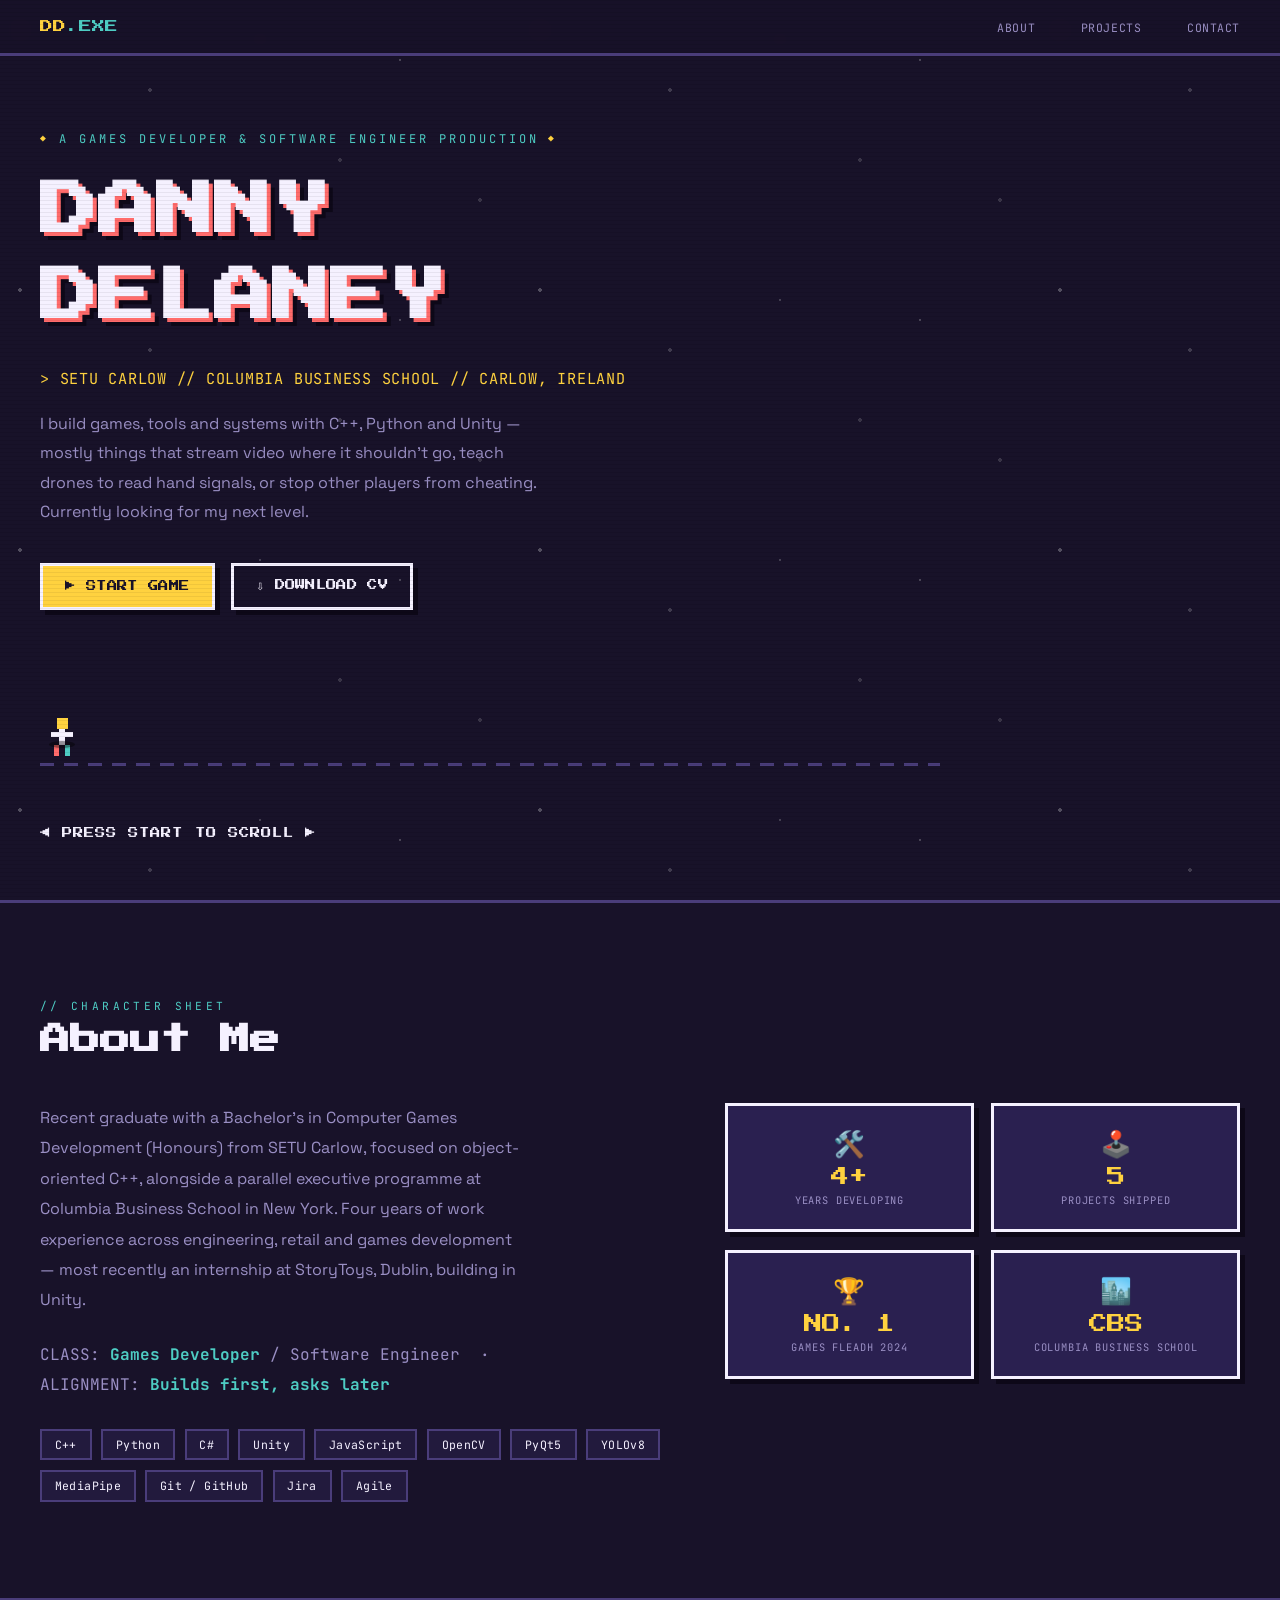
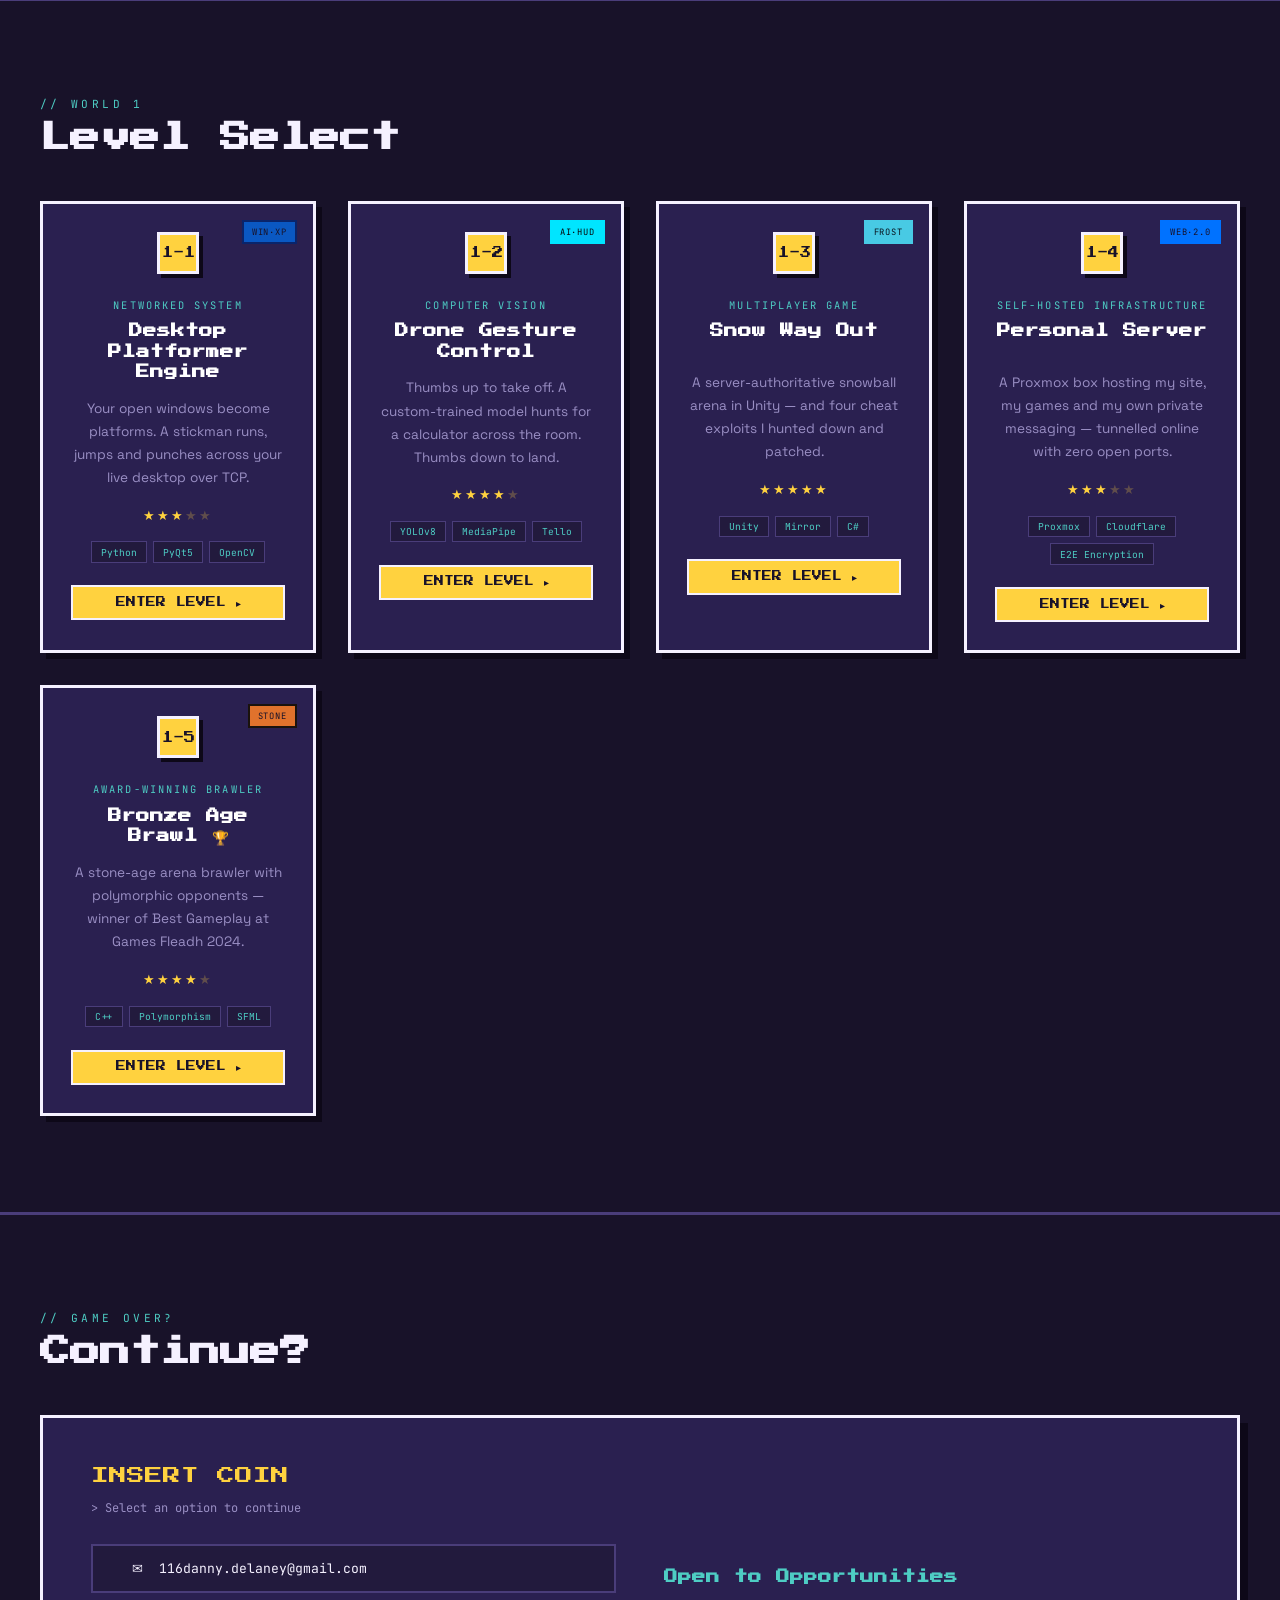
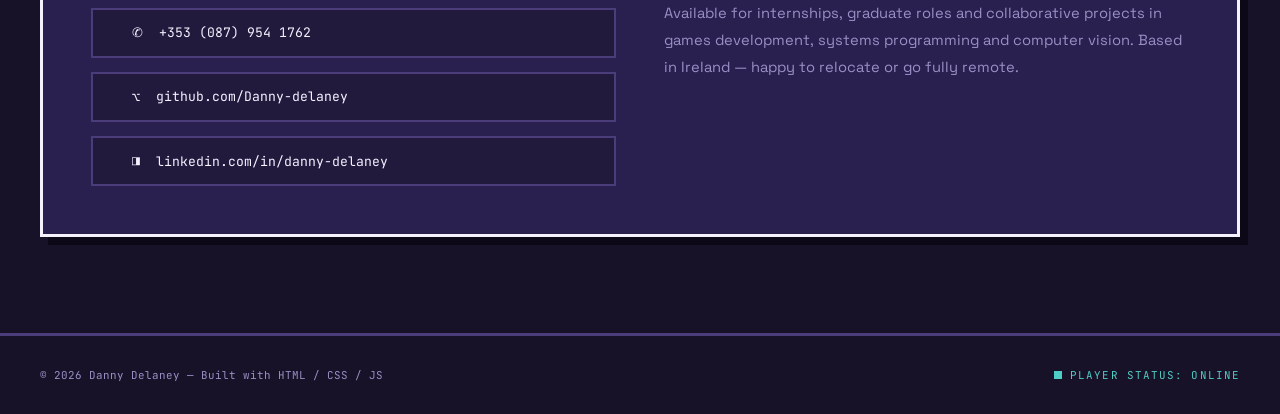
<file: docs/index.html>
<!DOCTYPE html>
<html lang="en">
<head>
<meta charset="UTF-8" />
<meta name="viewport" content="width=device-width, initial-scale=1.0"/>
<title>Danny Delaney — Portfolio</title>
<link href="https://fonts.googleapis.com/css2?family=Press+Start+2P&family=Space+Grotesk:wght@400;500;600;700&family=JetBrains+Mono:wght@400;600&display=swap" rel="stylesheet"/>
<style>
  :root{
    --bg:#181229;
    --bg2:#221a3d;
    --panel:#2a2050;
    --ink:#f5f1ff;
    --dim:#9a8fc4;
    --sun:#ffd23f;
    --coral:#ff6b6b;
    --mint:#4ecdc4;
    --border:#4a3d7a;
    --shadow:#0d0818;
    --floor:#382d5e;
  }
  *,*::before,*::after{box-sizing:border-box;margin:0;padding:0;}
  html{scroll-behavior:smooth;}
  body{
    background:var(--bg);
    color:var(--ink);
    font-family:'Space Grotesk',sans-serif;
    overflow-x:hidden;
  }
  /* faint scanlines for arcade-screen texture, kept subtle */
  body::before{
    content:'';position:fixed;inset:0;pointer-events:none;z-index:9999;
    background:repeating-linear-gradient(0deg,transparent,transparent 3px,rgba(0,0,0,0.06) 3px,rgba(0,0,0,0.06) 4px);
  }
  .pixel{font-family:'Press Start 2P',monospace;}
  .mono{font-family:'JetBrains Mono',monospace;}

  a{color:inherit;}
  img,svg{image-rendering:pixelated;image-rendering:crisp-edges;}

  /* ── PIXEL PANEL / BUTTON SYSTEM ── */
  .pixel-box{
    background:var(--panel);
    border:3px solid var(--ink);
    box-shadow:6px 6px 0 0 var(--shadow);
  }
  .pixel-btn{
    display:inline-flex;align-items:center;gap:.6rem;
    font-family:'Press Start 2P',monospace;
    font-size:.65rem;
    letter-spacing:.03em;
    color:var(--bg);
    background:var(--sun);
    border:3px solid var(--ink);
    box-shadow:5px 5px 0 0 var(--shadow);
    padding:.9rem 1.4rem;
    text-decoration:none;
    cursor:pointer;
    transition:transform .08s ease;
  }
  .pixel-btn:active,.pixel-btn:hover{
    transform:translate(3px,3px);
    box-shadow:2px 2px 0 0 var(--shadow);
  }
  .pixel-btn.ghost{background:transparent;color:var(--ink);}
  .pixel-btn.mint{background:var(--mint);}

  /* ── NAV ── */
  nav{
    position:fixed;top:0;left:0;right:0;z-index:100;
    display:flex;justify-content:space-between;align-items:center;
    padding:1rem 2.5rem;
    background:rgba(24,18,41,0.92);
    border-bottom:3px solid var(--border);
    backdrop-filter:blur(6px);
  }
  .nav-logo{
    font-family:'Press Start 2P',monospace;
    font-size:.8rem;color:var(--sun);text-decoration:none;
  }
  .nav-logo span{color:var(--mint);}
  .nav-links{display:flex;gap:1.75rem;list-style:none;}
  .nav-links a{
    font-family:'JetBrains Mono',monospace;
    font-size:.72rem;letter-spacing:.05em;text-transform:uppercase;
    color:var(--dim);text-decoration:none;
    position:relative;padding-left:1.1rem;
    transition:color .15s;
  }
  .nav-links a::before{content:'▸';position:absolute;left:0;opacity:0;transition:opacity .15s;color:var(--sun);}
  .nav-links a:hover{color:var(--ink);}
  .nav-links a:hover::before{opacity:1;}

  /* ── HERO / TITLE SCREEN ── */
  #hero{
    position:relative;min-height:100vh;
    display:flex;flex-direction:column;justify-content:center;
    padding:6rem 2.5rem 2rem;
    overflow:hidden;
  }
  .starfield{
    position:absolute;inset:0;z-index:0;
    background-image:
      radial-gradient(2px 2px at 20px 30px, rgba(255,255,255,.5) 100%, transparent),
      radial-gradient(2px 2px at 150px 90px, rgba(255,255,255,.35) 100%, transparent),
      radial-gradient(1.5px 1.5px at 260px 40px, rgba(255,255,255,.4) 100%, transparent),
      radial-gradient(2px 2px at 340px 160px, rgba(255,255,255,.3) 100%, transparent),
      radial-gradient(1.5px 1.5px at 400px 60px, rgba(255,255,255,.45) 100%, transparent),
      radial-gradient(2px 2px at 480px 200px, rgba(255,255,255,.3) 100%, transparent);
    background-repeat:repeat;background-size:520px 260px;
    opacity:.5;
  }
  .hero-inner{position:relative;z-index:1;max-width:900px;}
  .eyebrow{
    font-family:'JetBrains Mono',monospace;
    font-size:.75rem;color:var(--mint);letter-spacing:.25em;text-transform:uppercase;
    margin-bottom:1.25rem;
    display:inline-flex;align-items:center;gap:.6rem;
  }
  .eyebrow::before,.eyebrow::after{content:'◆';color:var(--sun);font-size:.6rem;}

  .hero-title{
    font-family:'Press Start 2P',monospace;
    font-size:clamp(1.7rem,6.2vw,3.6rem);
    line-height:1.5;
    color:var(--ink);
    text-shadow:4px 4px 0 var(--coral), 8px 8px 0 var(--shadow);
  }
  .hero-sub{
    margin-top:1.75rem;
    font-family:'JetBrains Mono',monospace;
    font-size:clamp(.8rem,1.6vw,.95rem);
    color:var(--sun);letter-spacing:.05em;
  }
  .hero-bio{
    max-width:520px;font-size:1rem;color:var(--dim);
    line-height:1.85;margin-top:1.25rem;
  }
  .hero-cta{display:flex;gap:1rem;margin-top:2.25rem;flex-wrap:wrap;}

  /* sprite + ground */
  .sprite-stage{
    position:relative;height:130px;margin-top:3rem;
  }
  .ground-line{
    position:absolute;left:0;right:0;bottom:22px;height:3px;
    background-image:repeating-linear-gradient(90deg,var(--border) 0 14px, transparent 14px 24px);
  }
  .sprite{
    position:absolute;bottom:24px;left:0;
    animation:walk 7s linear infinite;
  }
  .sprite svg{width:44px;height:44px;animation:hop .45s steps(2) infinite;}
  .sprite-shadow{
    position:absolute;bottom:16px;width:26px;height:7px;left:9px;
    background:rgba(0,0,0,.4);border-radius:50%;
    animation:shadowsquash .45s steps(2) infinite;
  }
  @keyframes walk{
    0%{left:0;}
    45%{left:calc(100% - 44px);}
    50%{left:calc(100% - 44px);transform:scaleX(-1);}
    95%{left:0;transform:scaleX(-1);}
    100%{left:0;transform:scaleX(1);}
  }
  @keyframes hop{
    0%{transform:translateY(0);}
    100%{transform:translateY(-6px);}
  }
  @keyframes shadowsquash{
    0%{transform:scaleX(1);opacity:.4;}
    100%{transform:scaleX(.7);opacity:.25;}
  }

  .press-start{
    margin-top:2.5rem;
    font-family:'Press Start 2P',monospace;
    font-size:.65rem;color:var(--ink);letter-spacing:.1em;
    display:flex;align-items:center;gap:.6rem;
    animation:blink 1.1s steps(1) infinite;
  }
  @keyframes blink{50%{opacity:0;}}

  /* ── SECTION SHARED ── */
  section{position:relative;padding:6rem 2.5rem;}
  .section-eyebrow{
    font-family:'JetBrains Mono',monospace;font-size:.7rem;
    letter-spacing:.3em;text-transform:uppercase;color:var(--mint);
    margin-bottom:.75rem;
  }
  .section-eyebrow::before{content:'// ';}
  .section-title{
    font-family:'Press Start 2P',monospace;
    font-size:clamp(1.2rem,3.4vw,1.9rem);
    color:var(--ink);margin-bottom:3rem;
  }

  /* ── ABOUT / CHARACTER SHEET ── */
  #about{border-top:3px solid var(--border);}
  .about-grid{display:grid;grid-template-columns:1.1fr .9fr;gap:3.5rem;align-items:start;}
  .about-text p{font-size:1rem;color:var(--dim);line-height:1.9;max-width:480px;}
  .class-line{
    margin-top:1.5rem;font-family:'JetBrains Mono',monospace;font-size:.85rem;color:var(--sun);
  }
  .class-line b{color:var(--mint);}
  .skill-list{display:flex;flex-wrap:wrap;gap:.6rem;margin-top:1.75rem;}
  .skill-tag{
    font-family:'JetBrains Mono',monospace;font-size:.72rem;
    padding:.4rem .8rem;background:var(--bg2);
    border:2px solid var(--border);color:var(--ink);letter-spacing:.03em;
    transition:border-color .15s,color .15s;
  }
  .skill-tag:hover{border-color:var(--sun);color:var(--sun);}

  .badge-grid{display:grid;grid-template-columns:1fr 1fr;gap:1.1rem;}
  .badge{
    background:var(--panel);border:3px solid var(--ink);
    box-shadow:5px 5px 0 0 var(--shadow);
    padding:1.4rem 1.1rem;text-align:center;
  }
  .badge-icon{font-size:1.6rem;margin-bottom:.5rem;}
  .badge-num{font-family:'Press Start 2P',monospace;font-size:1.15rem;color:var(--sun);}
  .badge-label{
    font-family:'JetBrains Mono',monospace;font-size:.65rem;color:var(--dim);
    letter-spacing:.08em;text-transform:uppercase;margin-top:.4rem;
  }

  /* ── PROJECTS / LEVEL SELECT ── */
  #projects{border-top:3px solid var(--border);}
  .level-map{position:relative;}
  .levels-row{
    position:relative;z-index:1;
    display:grid;grid-template-columns:repeat(auto-fit,minmax(250px,1fr));gap:2rem;
  }
  .level-card{
    display:block;text-decoration:none;color:inherit;
    background:var(--panel);border:3px solid var(--ink);
    box-shadow:6px 6px 0 0 var(--shadow);
    padding:1.75rem;position:relative;
    transition:transform .12s ease, box-shadow .12s ease;
  }
  .level-card:hover{
    transform:translate(-3px,-3px);
    box-shadow:9px 9px 0 0 var(--shadow);
  }
  .world-chip{
    position:absolute;top:1rem;right:1rem;
    font-family:'JetBrains Mono',monospace;font-size:.55rem;letter-spacing:.1em;
    color:var(--bg);padding:.25rem .5rem;border:2px solid var(--ink);text-transform:uppercase;
  }
  .level-node{
    width:42px;height:42px;border:3px solid var(--ink);background:var(--sun);
    display:flex;align-items:center;justify-content:center;
    font-family:'Press Start 2P',monospace;font-size:.7rem;color:var(--bg);
    margin:0 auto 1.5rem;box-shadow:4px 4px 0 0 var(--shadow);
  }
  .level-tag{
    font-family:'JetBrains Mono',monospace;font-size:.65rem;color:var(--mint);
    letter-spacing:.2em;text-transform:uppercase;margin-bottom:.6rem;text-align:center;
  }
  .level-title{
    font-family:'Press Start 2P',monospace;font-size:.85rem;color:#fff;
    line-height:1.5;text-align:center;margin-bottom:.9rem;min-height:2.6em;
  }
  .level-desc{font-size:.85rem;color:var(--dim);line-height:1.7;margin-bottom:1.1rem;text-align:center;}
  .level-stars{text-align:center;color:var(--sun);letter-spacing:.15em;margin-bottom:1.1rem;font-size:.8rem;}
  .level-stars span{opacity:.25;}
  .level-tags{display:flex;flex-wrap:wrap;gap:.4rem;justify-content:center;margin-bottom:1.4rem;}
  .level-tags .tag{
    font-family:'JetBrains Mono',monospace;font-size:.6rem;
    padding:.2rem .55rem;background:var(--bg2);border:1.5px solid var(--border);color:var(--mint);
  }
  .level-enter{
    font-family:'Press Start 2P',monospace;font-size:.62rem;color:var(--bg);
    background:var(--sun);border:2px solid var(--ink);
    padding:.6rem;text-align:center;display:flex;align-items:center;justify-content:center;gap:.5rem;
  }
  .level-card:hover .level-enter{background:var(--coral);}

  /* ── CONTACT / CONTINUE SCREEN ── */
  #contact{border-top:3px solid var(--border);}
  .continue-panel{
    background:var(--panel);border:3px solid var(--ink);box-shadow:8px 8px 0 0 var(--shadow);
    padding:3rem;display:grid;grid-template-columns:1fr 1fr;gap:3rem;align-items:center;
  }
  .continue-title{
    font-family:'Press Start 2P',monospace;font-size:1.1rem;color:var(--sun);margin-bottom:1rem;
  }
  .continue-sub{font-family:'JetBrains Mono',monospace;font-size:.75rem;color:var(--dim);margin-bottom:1.75rem;}
  .contact-links{display:flex;flex-direction:column;gap:.9rem;}
  .contact-item{
    display:flex;align-items:center;gap:.9rem;text-decoration:none;color:var(--ink);
    font-family:'JetBrains Mono',monospace;font-size:.82rem;
    padding:.9rem 1.1rem;border:2px solid var(--border);background:var(--bg2);
    transition:border-color .15s, transform .1s;
  }
  .contact-item::before{content:'▶';color:var(--mint);opacity:0;transition:opacity .15s;font-size:.7rem;}
  .contact-item:hover{border-color:var(--sun);transform:translateX(3px);}
  .contact-item:hover::before{opacity:1;}
  .contact-right p{font-size:.92rem;color:var(--dim);line-height:1.85;}
  .contact-right strong{
    display:block;font-family:'Press Start 2P',monospace;font-size:.85rem;color:var(--mint);margin-bottom:1rem;
  }

  /* ── FOOTER ── */
  footer{
    padding:2rem 2.5rem;display:flex;justify-content:space-between;align-items:center;
    border-top:3px solid var(--border);flex-wrap:wrap;gap:1rem;
  }
  .footer-copy{font-family:'JetBrains Mono',monospace;font-size:.68rem;color:var(--dim);}
  .status-dot{
    display:flex;align-items:center;gap:.5rem;
    font-family:'JetBrains Mono',monospace;font-size:.68rem;color:var(--mint);letter-spacing:.1em;
  }
  .status-dot::before{
    content:'';width:8px;height:8px;background:var(--mint);
    animation:pulse 1.4s steps(2) infinite;
  }
  @keyframes pulse{50%{opacity:.2;}}

  @media (max-width:900px){
    .about-grid{grid-template-columns:1fr;gap:2.5rem;}
    .levels-row{grid-template-columns:1fr;}
    .continue-panel{grid-template-columns:1fr;padding:2rem;}
  }
  @media (max-width:640px){
    nav{padding:1rem 1.25rem;}
    .nav-links{gap:1rem;}
    #hero{padding:6rem 1.25rem 2rem;}
    section{padding:4rem 1.25rem;}
    .badge-grid{grid-template-columns:1fr 1fr;}
    .hero-title{text-shadow:2px 2px 0 var(--coral), 4px 4px 0 var(--shadow);}
  }
</style>
</head>
<body>

<nav>
  <a href="#hero" class="nav-logo">DD<span>.EXE</span></a>
  <ul class="nav-links">
    <li><a href="#about">About</a></li>
    <li><a href="#projects">Projects</a></li>
    <li><a href="#contact">Contact</a></li>
  </ul>
</nav>

<!-- HERO / TITLE SCREEN -->
<section id="hero">
  <div class="starfield"></div>
  <div class="hero-inner">
    <p class="eyebrow">A Games Developer &amp; Software Engineer Production</p>
    <h1 class="hero-title">DANNY<br/>DELANEY</h1>
    <p class="hero-sub">&gt; SETU CARLOW // COLUMBIA BUSINESS SCHOOL // CARLOW, IRELAND</p>
    <p class="hero-bio">
      I build games, tools and systems with C++, Python and Unity — mostly things
      that stream video where it shouldn't go, teach drones to read hand signals,
      or stop other players from cheating. Currently looking for my next level.
    </p>
    <div class="hero-cta">
      <a href="#projects" class="pixel-btn">▶ START GAME</a>
      <a href="Danny-cv 110424.pdf" download class="pixel-btn ghost">⇩ DOWNLOAD CV</a>
    </div>

    <div class="sprite-stage">
      <div class="ground-line"></div>
      <div class="sprite">
        <div class="sprite-shadow"></div>
        <svg viewBox="0 0 16 16" shape-rendering="crispEdges" xmlns="http://www.w3.org/2000/svg">
          <rect x="6" y="1" width="4" height="4" fill="#ffd23f"/>
          <rect x="7" y="5" width="2" height="6" fill="#f5f1ff"/>
          <rect x="4" y="6" width="3" height="2" fill="#f5f1ff"/>
          <rect x="9" y="6" width="3" height="2" fill="#f5f1ff"/>
          <rect x="5" y="11" width="2" height="4" fill="#ff6b6b"/>
          <rect x="9" y="11" width="2" height="4" fill="#4ecdc4"/>
        </svg>
      </div>
    </div>

    <p class="press-start">◀ PRESS START TO SCROLL ▶</p>
  </div>
</section>

<!-- ABOUT / CHARACTER SHEET -->
<section id="about">
  <p class="section-eyebrow">Character Sheet</p>
  <h2 class="section-title">About Me</h2>
  <div class="about-grid">
    <div class="about-text">
      <p>
        Recent graduate with a Bachelor's in Computer Games Development (Honours) from
        SETU Carlow, focused on object-oriented C++, alongside a parallel executive
        programme at Columbia Business School in New York. Four years of work experience
        across engineering, retail and games development — most recently an internship
        at StoryToys, Dublin, building in Unity.
      </p>
      <p class="class-line">CLASS: <b>Games Developer</b> / Software Engineer &nbsp;·&nbsp; ALIGNMENT: <b>Builds first, asks later</b></p>
      <div class="skill-list">
        <span class="skill-tag">C++</span>
        <span class="skill-tag">Python</span>
        <span class="skill-tag">C#</span>
        <span class="skill-tag">Unity</span>
        <span class="skill-tag">JavaScript</span>
        <span class="skill-tag">OpenCV</span>
        <span class="skill-tag">PyQt5</span>
        <span class="skill-tag">YOLOv8</span>
        <span class="skill-tag">MediaPipe</span>
        <span class="skill-tag">Git / GitHub</span>
        <span class="skill-tag">Jira</span>
        <span class="skill-tag">Agile</span>
      </div>
    </div>
    <div class="badge-grid">
      <div class="badge">
        <div class="badge-icon">🛠️</div>
        <div class="badge-num">4+</div>
        <div class="badge-label">Years Developing</div>
      </div>
      <div class="badge">
        <div class="badge-icon">🕹️</div>
        <div class="badge-num">5</div>
        <div class="badge-label">Projects Shipped</div>
      </div>
      <div class="badge">
        <div class="badge-icon">🏆</div>
        <div class="badge-num">NO. 1</div>
        <div class="badge-label">Games Fleadh 2024</div>
      </div>
      <div class="badge">
        <div class="badge-icon">🏙️</div>
        <div class="badge-num">CBS</div>
        <div class="badge-label">Columbia Business School</div>
      </div>
    </div>
  </div>
</section>

<!-- PROJECTS / LEVEL SELECT -->
<section id="projects">
  <p class="section-eyebrow">World 1</p>
  <h2 class="section-title">Level Select</h2>

  <div class="level-map">
    <div class="levels-row">

      <a href="project1.html" class="level-card">
        <div class="world-chip" style="background:#0A58C2;border-color:#0A246A;">WIN·XP</div>
        <div class="level-node">1-1</div>
        <p class="level-tag">Networked System</p>
        <h3 class="level-title">Desktop Platformer Engine</h3>
        <p class="level-desc">Your open windows become platforms. A stickman runs, jumps and punches across your live desktop over TCP.</p>
        <p class="level-stars">★★★<span>★★</span></p>
        <div class="level-tags">
          <span class="tag">Python</span><span class="tag">PyQt5</span><span class="tag">OpenCV</span>
        </div>
        <div class="level-enter">ENTER LEVEL ▸</div>
      </a>

      <a href="project2.html" class="level-card">
        <div class="world-chip" style="background:#00e5ff;color:#07090b;border-color:#00e5ff;">AI·HUD</div>
        <div class="level-node">1-2</div>
        <p class="level-tag">Computer Vision</p>
        <h3 class="level-title">Drone Gesture Control</h3>
        <p class="level-desc">Thumbs up to take off. A custom-trained model hunts for a calculator across the room. Thumbs down to land.</p>
        <p class="level-stars">★★★★<span>★</span></p>
        <div class="level-tags">
          <span class="tag">YOLOv8</span><span class="tag">MediaPipe</span><span class="tag">Tello</span>
        </div>
        <div class="level-enter">ENTER LEVEL ▸</div>
      </a>

      <a href="project3.html" class="level-card">
        <div class="world-chip" style="background:#48cae4;color:#08131f;border-color:#48cae4;">FROST</div>
        <div class="level-node">1-3</div>
        <p class="level-tag">Multiplayer Game</p>
        <h3 class="level-title">Snow Way Out</h3>
        <p class="level-desc">A server-authoritative snowball arena in Unity — and four cheat exploits I hunted down and patched.</p>
        <p class="level-stars">★★★★★</p>
        <div class="level-tags">
          <span class="tag">Unity</span><span class="tag">Mirror</span><span class="tag">C#</span>
        </div>
        <div class="level-enter">ENTER LEVEL ▸</div>
      </a>

      <a href="project4.html" class="level-card">
        <div class="world-chip" style="background:#0072ff;border-color:#0072ff;">WEB·2.0</div>
        <div class="level-node">1-4</div>
        <p class="level-tag">Self-Hosted Infrastructure</p>
        <h3 class="level-title">Personal Server</h3>
        <p class="level-desc">A Proxmox box hosting my site, my games and my own private messaging — tunnelled online with zero open ports.</p>
        <p class="level-stars">★★★<span>★★</span></p>
        <div class="level-tags">
          <span class="tag">Proxmox</span><span class="tag">Cloudflare</span><span class="tag">E2E Encryption</span>
        </div>
        <div class="level-enter">ENTER LEVEL ▸</div>
      </a>

      <a href="project5.html" class="level-card">
        <div class="world-chip" style="background:#e0722c;border-color:#1a120c;">STONE</div>
        <div class="level-node">1-5</div>
        <p class="level-tag">Award-Winning Brawler</p>
        <h3 class="level-title">Bronze Age Brawl 🏆</h3>
        <p class="level-desc">A stone-age arena brawler with polymorphic opponents — winner of Best Gameplay at Games Fleadh 2024.</p>
        <p class="level-stars">★★★★<span>★</span></p>
        <div class="level-tags">
          <span class="tag">C++</span><span class="tag">Polymorphism</span><span class="tag">SFML</span>
        </div>
        <div class="level-enter">ENTER LEVEL ▸</div>
      </a>

    </div>
  </div>
</section>

<!-- CONTACT / CONTINUE -->
<section id="contact">
  <p class="section-eyebrow">Game Over?</p>
  <h2 class="section-title">Continue?</h2>
  <div class="continue-panel">
    <div>
      <p class="continue-title">INSERT COIN</p>
      <p class="continue-sub">&gt; Select an option to continue</p>
      <div class="contact-links">
        <a href="mailto:116danny.delaney@gmail.com" class="contact-item">✉ &nbsp;116danny.delaney@gmail.com</a>
        <a href="tel:+353879541762" class="contact-item">✆ &nbsp;+353 (087) 954 1762</a>
        <a href="https://github.com/Danny-delaney/portfolio" target="_blank" class="contact-item">⌥ &nbsp;github.com/Danny-delaney</a>
        <a href="https://www.linkedin.com/in/danny-delaney-525714344" target="_blank" class="contact-item">◨ &nbsp;linkedin.com/in/danny-delaney</a>
      </div>
    </div>
    <div class="contact-right">
      <strong>Open to Opportunities</strong>
      <p>
        Available for internships, graduate roles and collaborative projects in
        games development, systems programming and computer vision. Based in
        Ireland — happy to relocate or go fully remote.
      </p>
    </div>
  </div>
</section>

<footer>
  <span class="footer-copy">© 2026 Danny Delaney — Built with HTML / CSS / JS</span>
  <span class="status-dot">PLAYER STATUS: ONLINE</span>
</footer>

</body>
</html>
</file>
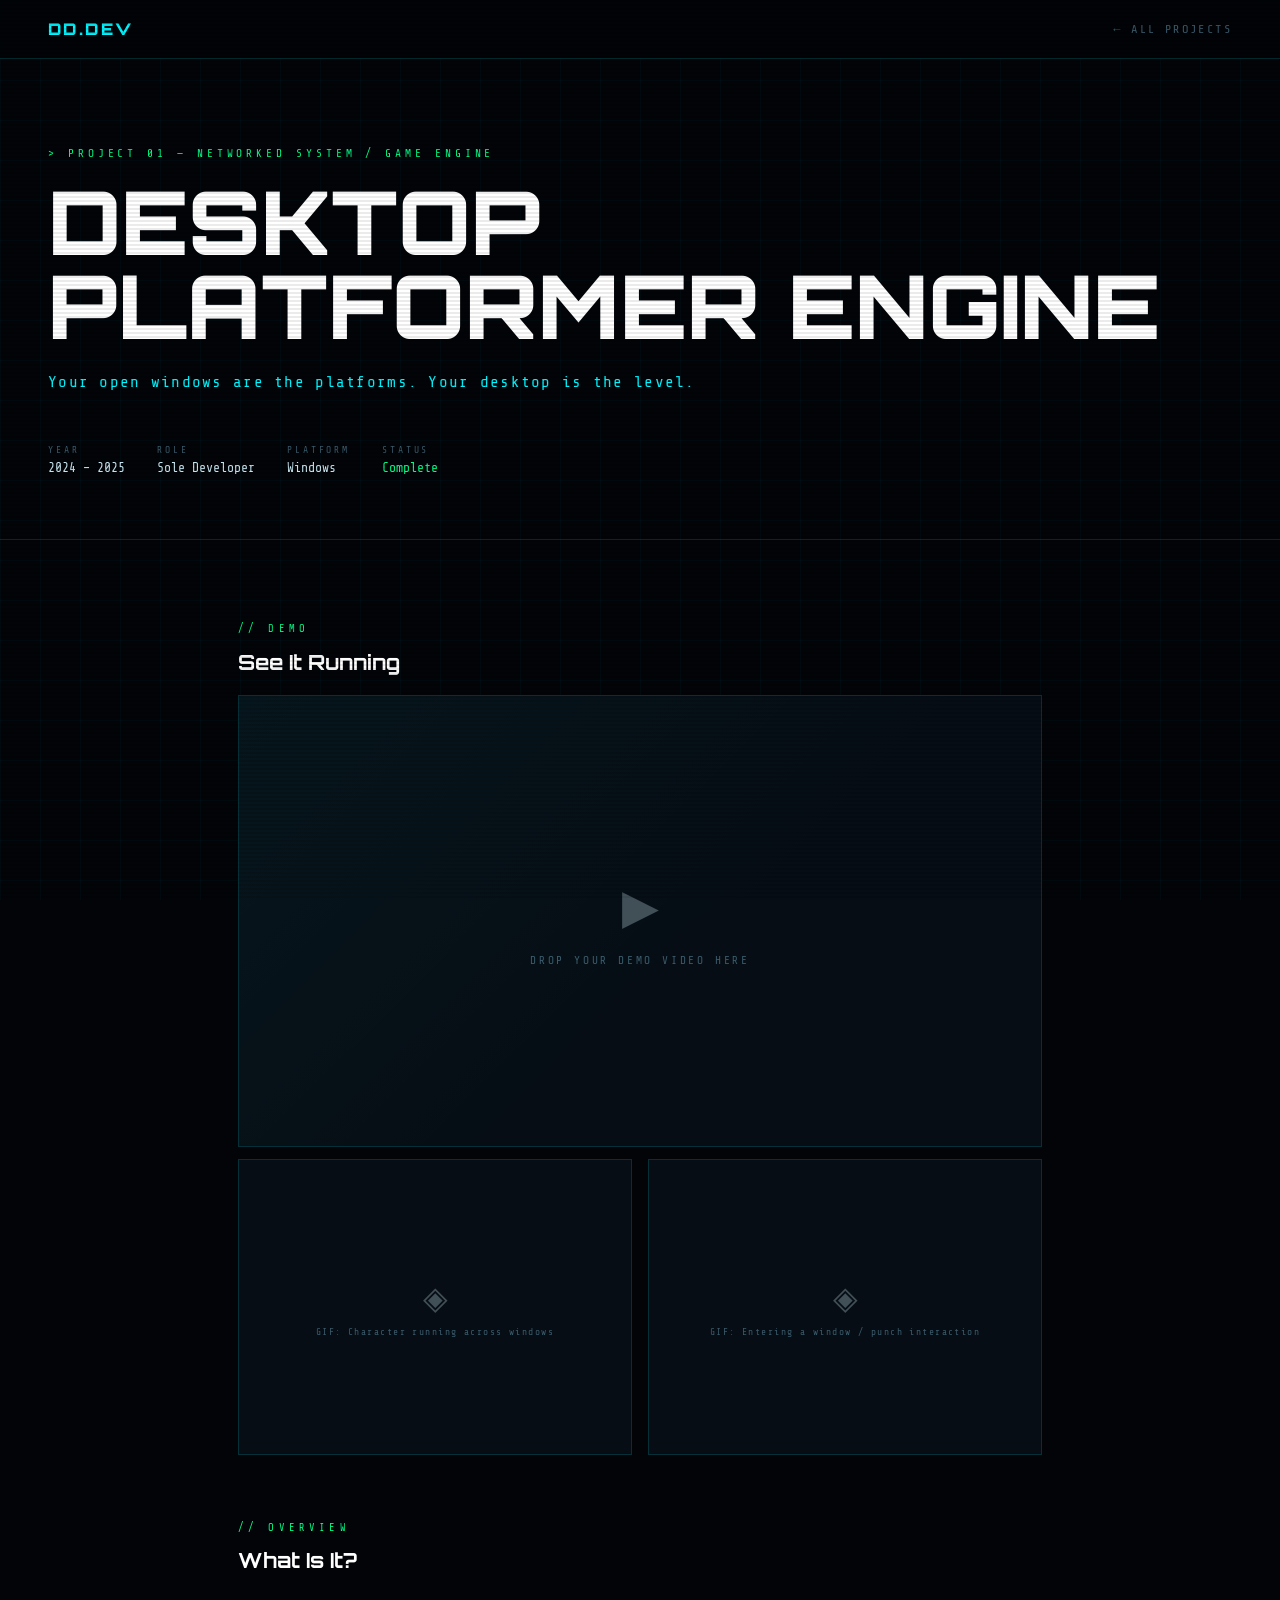
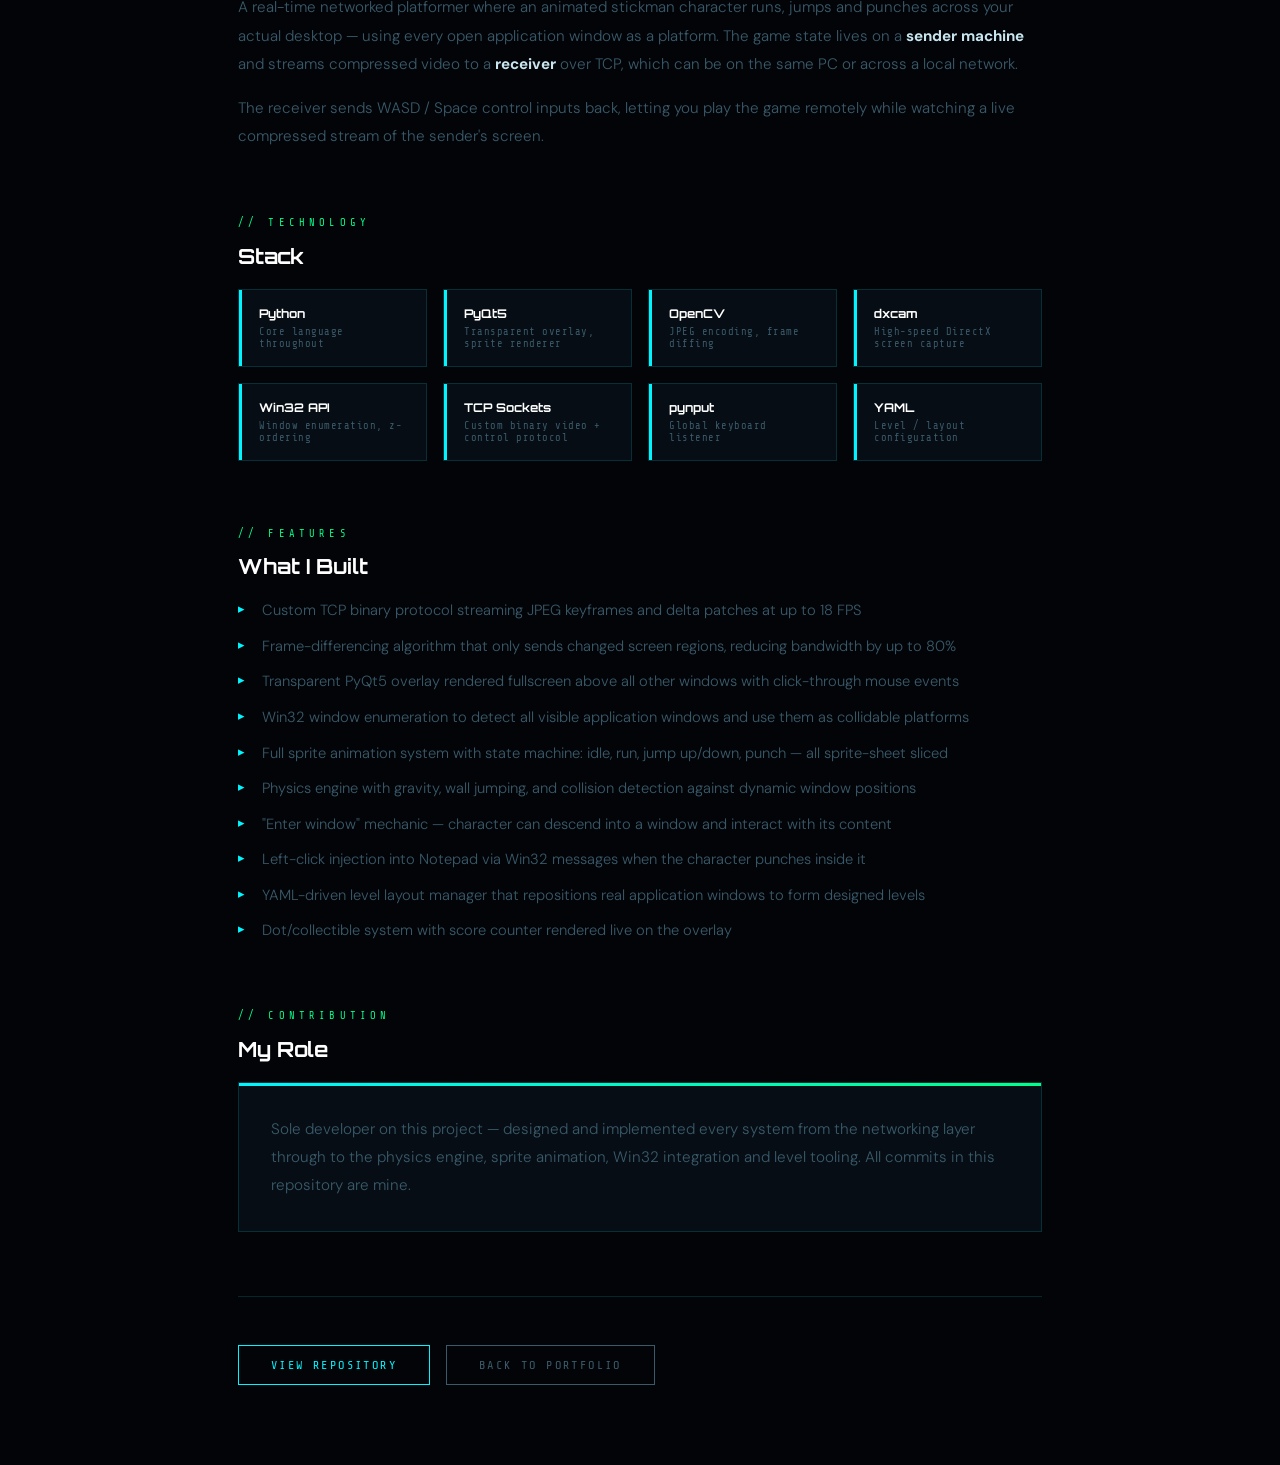
<file: docs/Project-1/index.html>
<!DOCTYPE html>
<html lang="en">
<head>
  <meta charset="UTF-8"/>
  <meta name="viewport" content="width=device-width, initial-scale=1.0"/>
  <title>Desktop Platformer Engine — Danny Delaney</title>
  <link href="https://fonts.googleapis.com/css2?family=Orbitron:wght@400;700;900&family=Share+Tech+Mono&family=DM+Sans:wght@300;400&display=swap" rel="stylesheet"/>
  <style>
    :root {
      --bg: #020408; --surface: #060d14; --cyan: #00f5ff;
      --green: #00ff88; --red: #ff003c; --border: rgba(0,245,255,0.15);
      --text: #c8e6f0; --muted: #3a5a6a;
    }
    *, *::before, *::after { box-sizing: border-box; margin: 0; padding: 0; }
    html { scroll-behavior: smooth; }
    body {
      background: var(--bg); color: var(--text);
      font-family: 'DM Sans', sans-serif; font-weight: 300;
      overflow-x: hidden; cursor: crosshair;
    }
    body::before {
      content: ''; position: fixed; inset: 0;
      background: repeating-linear-gradient(0deg, transparent, transparent 2px, rgba(0,0,0,0.08) 2px, rgba(0,0,0,0.08) 4px);
      pointer-events: none; z-index: 9999;
    }
    body::after {
      content: ''; position: fixed; inset: 0;
      background-image: linear-gradient(rgba(0,245,255,0.03) 1px, transparent 1px), linear-gradient(90deg, rgba(0,245,255,0.03) 1px, transparent 1px);
      background-size: 40px 40px; pointer-events: none; z-index: 0;
    }
    nav {
      position: fixed; top: 0; left: 0; right: 0; z-index: 100;
      display: flex; justify-content: space-between; align-items: center;
      padding: 1.2rem 3rem; border-bottom: 1px solid var(--border);
      background: rgba(2,4,8,0.85); backdrop-filter: blur(12px);
    }
    .nav-logo { font-family: 'Orbitron', monospace; font-weight: 900; font-size: 1rem; color: var(--cyan); letter-spacing: 0.15em; text-decoration: none; }
    .nav-back { font-family: 'Share Tech Mono', monospace; font-size: 0.75rem; color: var(--muted); text-decoration: none; letter-spacing: 0.2em; text-transform: uppercase; transition: color 0.2s; }
    .nav-back:hover { color: var(--cyan); }
    .nav-back::before { content: '← '; }

    /* HERO */
    .proj-hero {
      position: relative; z-index: 1;
      min-height: 60vh; display: flex; flex-direction: column;
      justify-content: flex-end; padding: 8rem 3rem 4rem;
      border-bottom: 1px solid var(--border);
    }
    .proj-num {
      font-family: 'Share Tech Mono', monospace; font-size: 0.7rem;
      color: var(--green); letter-spacing: 0.35em; text-transform: uppercase;
      margin-bottom: 1rem; opacity: 0;
      animation: fadeUp 0.5s 0.2s forwards;
    }
    .proj-num::before { content: '> '; }
    .proj-title {
      font-family: 'Orbitron', monospace; font-weight: 900;
      font-size: clamp(2rem, 7vw, 5.5rem); line-height: 0.95; color: #fff;
      opacity: 0; animation: fadeUp 0.5s 0.35s forwards;
    }
    .proj-tagline {
      font-family: 'Share Tech Mono', monospace; font-size: 1rem;
      color: var(--cyan); margin-top: 1.25rem; letter-spacing: 0.08em;
      opacity: 0; animation: fadeUp 0.5s 0.5s forwards;
    }
    .proj-meta {
      display: flex; flex-wrap: wrap; gap: 2rem; margin-top: 2rem;
      opacity: 0; animation: fadeUp 0.5s 0.65s forwards;
    }
    .meta-label {
      font-family: 'Share Tech Mono', monospace; font-size: 0.6rem;
      color: var(--muted); letter-spacing: 0.3em; text-transform: uppercase; margin-bottom: 0.3rem;
    }
    .meta-val {
      font-family: 'Share Tech Mono', monospace; font-size: 0.82rem;
      color: var(--text);
    }

    /* BODY */
    .proj-body { position: relative; z-index: 1; max-width: 900px; margin: 0 auto; padding: 5rem 3rem; }

    .section-block { margin-bottom: 4rem; }
    .block-label {
      font-family: 'Share Tech Mono', monospace; font-size: 0.65rem;
      letter-spacing: 0.4em; text-transform: uppercase; color: var(--green);
      margin-bottom: 0.6rem;
    }
    .block-label::before { content: '// '; }
    .block-title {
      font-family: 'Orbitron', monospace; font-size: 1.3rem;
      font-weight: 700; color: #fff; margin-bottom: 1.25rem;
    }
    p { font-size: 0.95rem; color: var(--muted); line-height: 1.85; margin-bottom: 1rem; }

    /* VIDEO PLACEHOLDER */
    .video-box {
      width: 100%; aspect-ratio: 16/9;
      border: 1px solid var(--border); background: var(--surface);
      display: flex; flex-direction: column; align-items: center; justify-content: center;
      gap: 1rem; margin-bottom: 0.75rem; position: relative; overflow: hidden;
    }
    .video-box::before {
      content: ''; position: absolute; inset: 0;
      background: linear-gradient(135deg, rgba(0,245,255,0.04) 0%, transparent 60%);
    }
    .video-icon {
      font-size: 3rem; opacity: 0.3;
    }
    .video-label {
      font-family: 'Share Tech Mono', monospace; font-size: 0.7rem;
      color: var(--muted); letter-spacing: 0.25em; text-transform: uppercase;
    }
    /* Use this class when you drop in a real video: */
    /* .video-box video { width:100%; height:100%; object-fit:cover; } */

    /* GIF PLACEHOLDER */
    .gif-row { display: grid; grid-template-columns: 1fr 1fr; gap: 1rem; margin-bottom: 0.75rem; }
    .gif-box {
      aspect-ratio: 4/3; border: 1px solid var(--border); background: var(--surface);
      display: flex; flex-direction: column; align-items: center; justify-content: center;
      gap: 0.5rem;
    }
    .gif-box .video-icon { font-size: 2rem; }
    .gif-hint {
      font-family: 'Share Tech Mono', monospace; font-size: 0.6rem;
      color: var(--muted); letter-spacing: 0.15em; text-align: center; padding: 0 1rem;
    }

    /* TECH STACK */
    .tech-grid {
      display: grid; grid-template-columns: repeat(auto-fill, minmax(160px, 1fr));
      gap: 1rem;
    }
    .tech-item {
      border: 1px solid var(--border); background: var(--surface);
      padding: 1rem 1.25rem; position: relative; overflow: hidden;
    }
    .tech-item::before {
      content: ''; position: absolute; top: 0; left: 0;
      width: 3px; height: 100%; background: var(--cyan);
    }
    .tech-name {
      font-family: 'Orbitron', monospace; font-size: 0.75rem;
      font-weight: 700; color: #fff; margin-bottom: 0.3rem;
    }
    .tech-desc {
      font-family: 'Share Tech Mono', monospace; font-size: 0.65rem;
      color: var(--muted); letter-spacing: 0.05em;
    }

    /* FEATURE LIST */
    .feature-list { list-style: none; display: flex; flex-direction: column; gap: 0.75rem; }
    .feature-list li {
      font-size: 0.92rem; color: var(--muted); line-height: 1.6;
      padding-left: 1.5rem; position: relative;
    }
    .feature-list li::before {
      content: '▸'; position: absolute; left: 0;
      color: var(--cyan); font-size: 0.8rem;
    }

    /* CONTRIBUTION BLOCK */
    .contrib-box {
      border: 1px solid var(--border); background: var(--surface);
      padding: 2rem; position: relative;
    }
    .contrib-box::before {
      content: ''; position: absolute; top: 0; left: 0;
      width: 100%; height: 3px; background: linear-gradient(90deg, var(--cyan), var(--green));
    }

    /* CTA */
    .proj-cta {
      display: flex; gap: 1rem; flex-wrap: wrap; margin-top: 3rem;
      padding-top: 3rem; border-top: 1px solid var(--border);
    }
    .btn {
      font-family: 'Share Tech Mono', monospace; font-size: 0.75rem;
      letter-spacing: 0.2em; text-transform: uppercase; text-decoration: none;
      padding: 0.75rem 2rem; border: 1px solid var(--cyan); color: var(--cyan);
      background: transparent; cursor: pointer; position: relative; overflow: hidden; transition: color 0.3s;
    }
    .btn::before {
      content: ''; position: absolute; inset: 0; background: var(--cyan);
      transform: translateX(-101%); transition: transform 0.3s;
    }
    .btn:hover::before { transform: translateX(0); }
    .btn:hover { color: var(--bg); }
    .btn-ghost { border-color: var(--muted); color: var(--muted); }
    .btn-ghost::before { background: var(--muted); }
    .btn-ghost:hover { color: var(--bg); }

    @keyframes fadeUp {
      from { opacity: 0; transform: translateY(20px); }
      to   { opacity: 1; transform: translateY(0); }
    }
    @media (max-width: 768px) {
      nav { padding: 1rem 1.5rem; }
      .proj-hero { padding: 7rem 1.5rem 3rem; }
      .proj-body { padding: 3rem 1.5rem; }
      .gif-row { grid-template-columns: 1fr; }
    }
  </style>
</head>
<body>

  <nav>
    <a href="../index.html" class="nav-logo">DD.DEV</a>
    <a href="../index.html" class="nav-back">All Projects</a>
  </nav>

  <div class="proj-hero">
    <p class="proj-num">Project 01 — Networked System / Game Engine</p>
    <h1 class="proj-title">DESKTOP PLATFORMER ENGINE</h1>
    <p class="proj-tagline">Your open windows are the platforms. Your desktop is the level.</p>
    <div class="proj-meta">
      <div class="meta-item">
        <div class="meta-label">Year</div>
        <div class="meta-val">2024 – 2025</div>
      </div>
      <div class="meta-item">
        <div class="meta-label">Role</div>
        <div class="meta-val">Sole Developer</div>
      </div>
      <div class="meta-item">
        <div class="meta-label">Platform</div>
        <div class="meta-val">Windows</div>
      </div>
      <div class="meta-item">
        <div class="meta-label">Status</div>
        <div class="meta-val" style="color:var(--green);">Complete</div>
      </div>
    </div>
  </div>

  <div class="proj-body">

    <!-- DEMO VIDEO -->
    <div class="section-block">
      <p class="block-label">Demo</p>
      <h2 class="block-title">See It Running</h2>

      <!-- ▼▼▼ REPLACE THIS WITH YOUR VIDEO ▼▼▼
           Drop your .mp4 into assets/videos/ and swap in:
           <video autoplay loop muted playsinline style="width:100%;border:1px solid var(--border);">
             <source src="../assets/videos/platformer-demo.mp4" type="video/mp4"/>
           </video>
           Or for a YouTube embed:
           <iframe style="width:100%;aspect-ratio:16/9;border:1px solid var(--border);" src="https://www.youtube.com/embed/YOUR_ID" allowfullscreen></iframe>
      -->
      <div class="video-box">
        <div class="video-icon">▶</div>
        <div class="video-label">Drop your demo video here</div>
      </div>

      <div class="gif-row">
        <!-- ▼▼▼ REPLACE THESE WITH YOUR GIFS ▼▼▼
             <img src="../assets/gifs/platformer-run.gif" style="width:100%;border:1px solid var(--border);"/>
        -->
        <div class="gif-box">
          <div class="video-icon">◈</div>
          <div class="gif-hint">GIF: Character running across windows</div>
        </div>
        <div class="gif-box">
          <div class="video-icon">◈</div>
          <div class="gif-hint">GIF: Entering a window / punch interaction</div>
        </div>
      </div>
    </div>

    <!-- OVERVIEW -->
    <div class="section-block">
      <p class="block-label">Overview</p>
      <h2 class="block-title">What Is It?</h2>
      <p>
        A real-time networked platformer where an animated stickman character runs, jumps and
        punches across your actual desktop — using every open application window as a platform.
        The game state lives on a <strong style="color:var(--text);">sender machine</strong> and streams
        compressed video to a <strong style="color:var(--text);">receiver</strong> over TCP,
        which can be on the same PC or across a local network.
      </p>
      <p>
        The receiver sends WASD / Space control inputs back, letting you play the game
        remotely while watching a live compressed stream of the sender's screen.
      </p>
    </div>

    <!-- TECH STACK -->
    <div class="section-block">
      <p class="block-label">Technology</p>
      <h2 class="block-title">Stack</h2>
      <div class="tech-grid">
        <div class="tech-item">
          <div class="tech-name">Python</div>
          <div class="tech-desc">Core language throughout</div>
        </div>
        <div class="tech-item">
          <div class="tech-name">PyQt5</div>
          <div class="tech-desc">Transparent overlay, sprite renderer</div>
        </div>
        <div class="tech-item">
          <div class="tech-name">OpenCV</div>
          <div class="tech-desc">JPEG encoding, frame diffing</div>
        </div>
        <div class="tech-item">
          <div class="tech-name">dxcam</div>
          <div class="tech-desc">High-speed DirectX screen capture</div>
        </div>
        <div class="tech-item">
          <div class="tech-name">Win32 API</div>
          <div class="tech-desc">Window enumeration, z-ordering</div>
        </div>
        <div class="tech-item">
          <div class="tech-name">TCP Sockets</div>
          <div class="tech-desc">Custom binary video + control protocol</div>
        </div>
        <div class="tech-item">
          <div class="tech-name">pynput</div>
          <div class="tech-desc">Global keyboard listener</div>
        </div>
        <div class="tech-item">
          <div class="tech-name">YAML</div>
          <div class="tech-desc">Level / layout configuration</div>
        </div>
      </div>
    </div>

    <!-- FEATURES -->
    <div class="section-block">
      <p class="block-label">Features</p>
      <h2 class="block-title">What I Built</h2>
      <ul class="feature-list">
        <li>Custom TCP binary protocol streaming JPEG keyframes and delta patches at up to 18 FPS</li>
        <li>Frame-differencing algorithm that only sends changed screen regions, reducing bandwidth by up to 80%</li>
        <li>Transparent PyQt5 overlay rendered fullscreen above all other windows with click-through mouse events</li>
        <li>Win32 window enumeration to detect all visible application windows and use them as collidable platforms</li>
        <li>Full sprite animation system with state machine: idle, run, jump up/down, punch — all sprite-sheet sliced</li>
        <li>Physics engine with gravity, wall jumping, and collision detection against dynamic window positions</li>
        <li>"Enter window" mechanic — character can descend into a window and interact with its content</li>
        <li>Left-click injection into Notepad via Win32 messages when the character punches inside it</li>
        <li>YAML-driven level layout manager that repositions real application windows to form designed levels</li>
        <li>Dot/collectible system with score counter rendered live on the overlay</li>
      </ul>
    </div>

    <!-- MY CONTRIBUTION -->
    <div class="section-block">
      <p class="block-label">Contribution</p>
      <h2 class="block-title">My Role</h2>
      <div class="contrib-box">
        <p style="margin-bottom:0;">
          Sole developer on this project — designed and implemented every system from the networking
          layer through to the physics engine, sprite animation, Win32 integration and level tooling.
          All commits in this repository are mine.
        </p>
      </div>
    </div>

    <!-- CTA -->
    <div class="proj-cta">
      <a href="https://github.com/Danny-delaney/portfolio" target="_blank" class="btn">View Repository</a>
      <a href="../index.html" class="btn btn-ghost">Back to Portfolio</a>
    </div>

  </div>

</body>
</html>
</file>
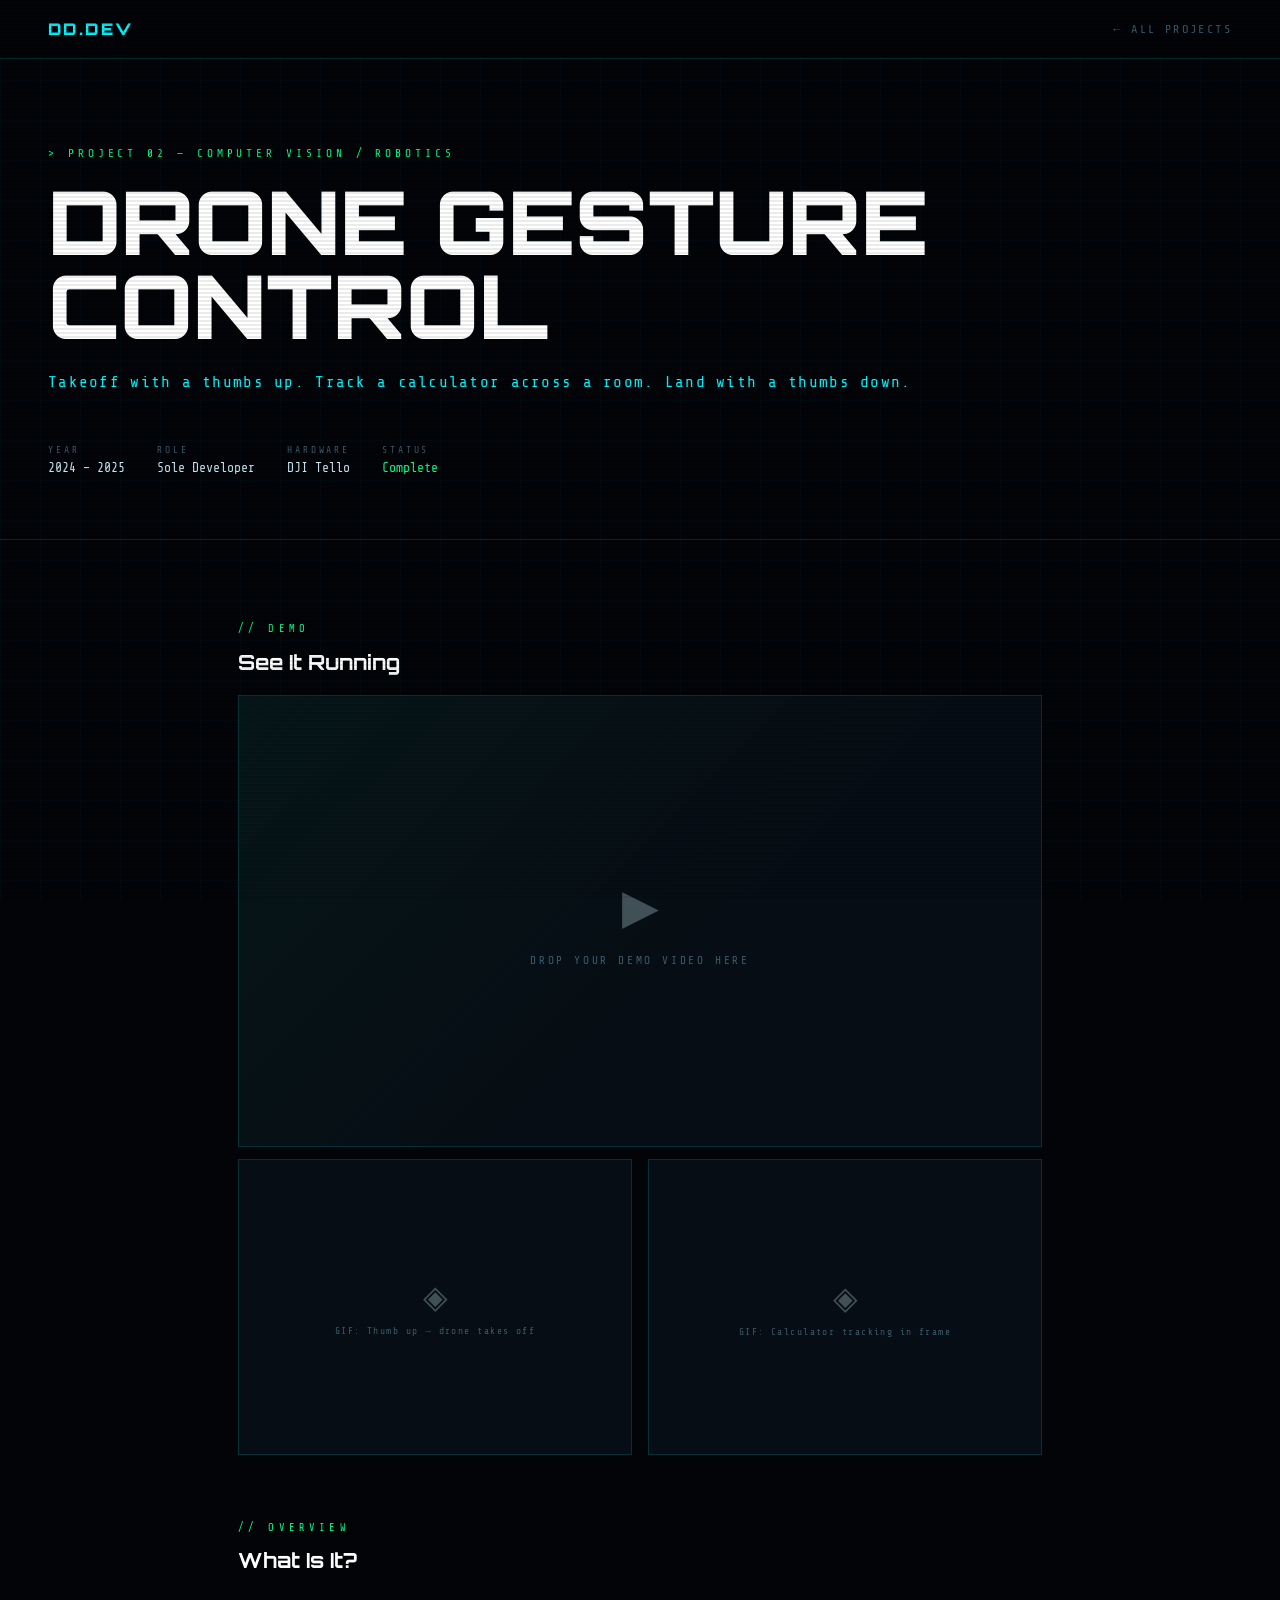
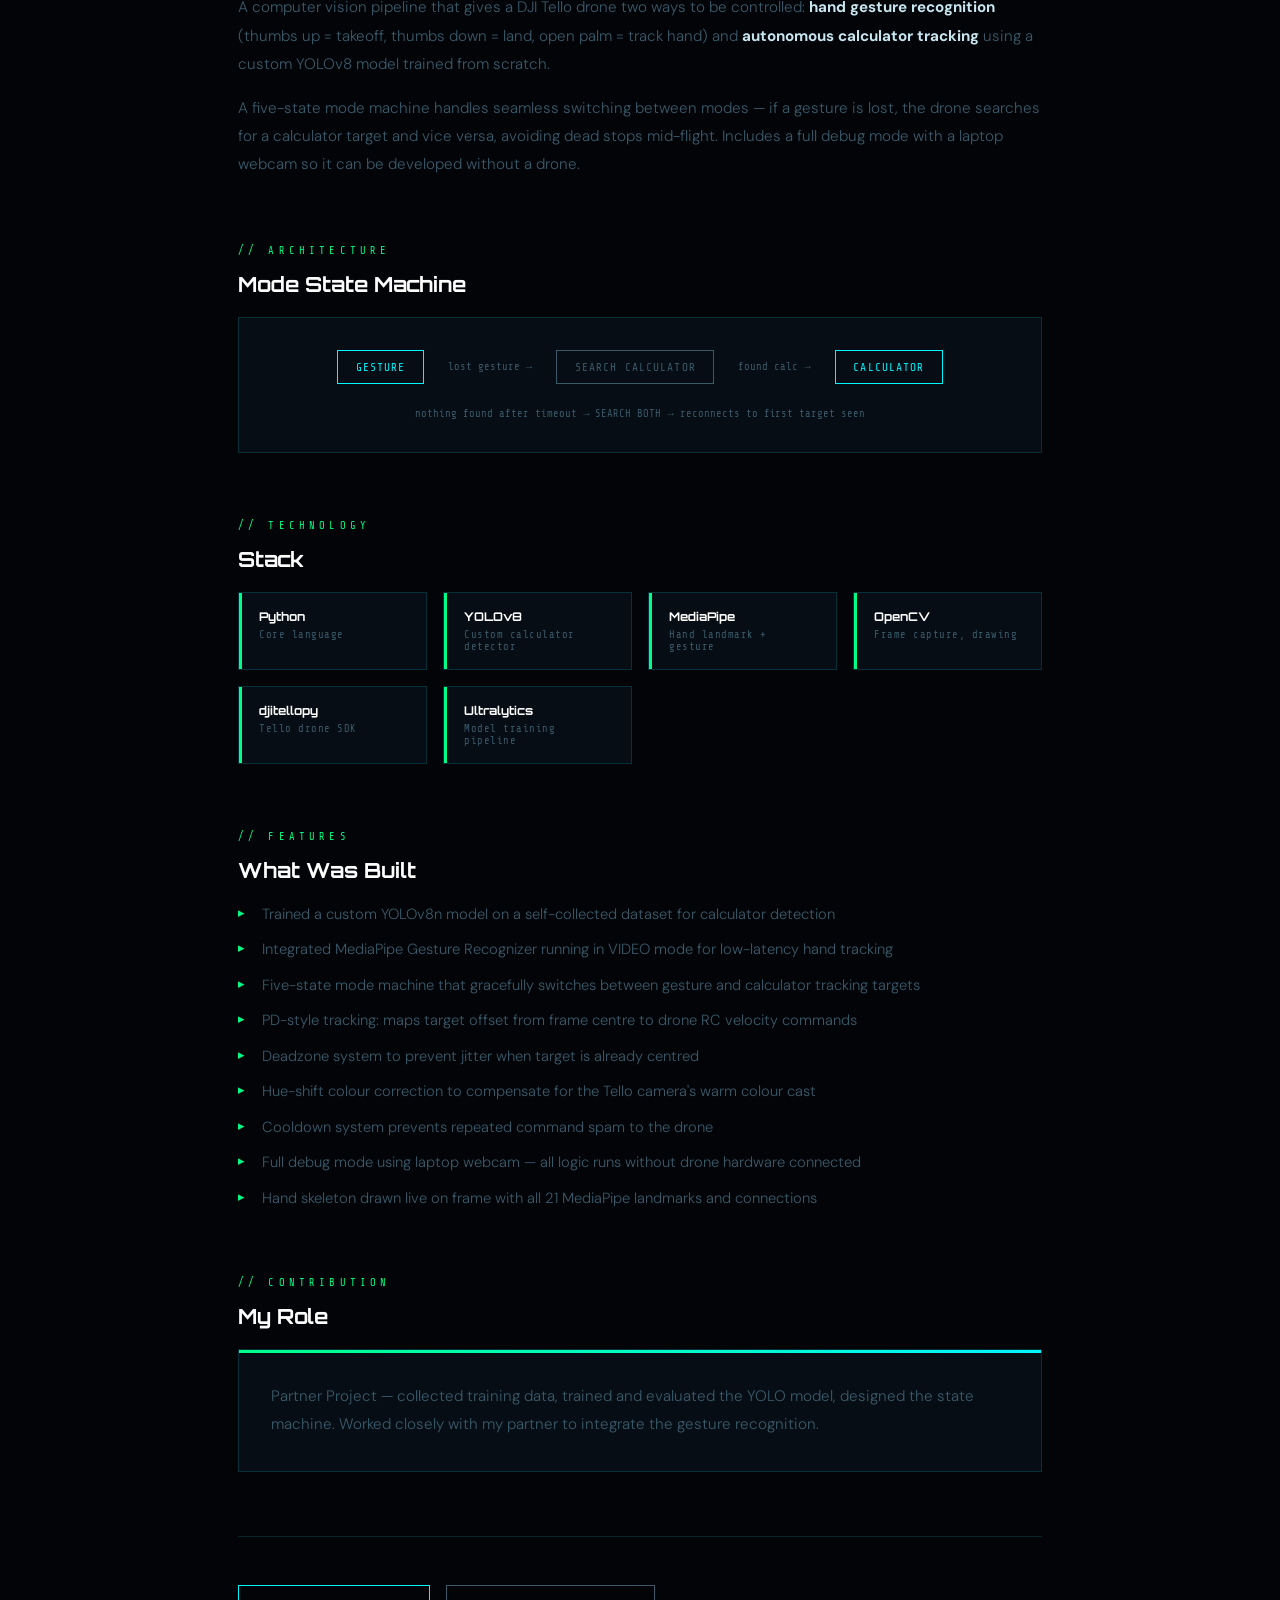
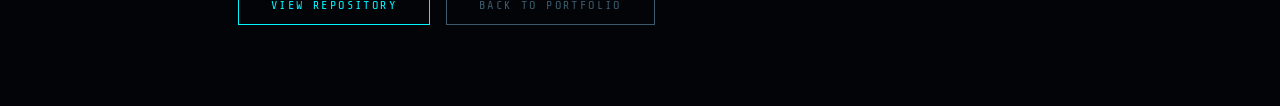
<file: docs/Project-2/index.html>
<!DOCTYPE html>
<html lang="en">
<head>
  <meta charset="UTF-8"/>
  <meta name="viewport" content="width=device-width, initial-scale=1.0"/>
  <title>Drone Gesture Control — Danny Delaney</title>
  <link href="https://fonts.googleapis.com/css2?family=Orbitron:wght@400;700;900&family=Share+Tech+Mono&family=DM+Sans:wght@300;400&display=swap" rel="stylesheet"/>
  <style>
    :root {
      --bg: #020408; --surface: #060d14; --cyan: #00f5ff;
      --green: #00ff88; --red: #ff003c; --border: rgba(0,245,255,0.15);
      --text: #c8e6f0; --muted: #3a5a6a;
    }
    *, *::before, *::after { box-sizing: border-box; margin: 0; padding: 0; }
    html { scroll-behavior: smooth; }
    body {
      background: var(--bg); color: var(--text);
      font-family: 'DM Sans', sans-serif; font-weight: 300;
      overflow-x: hidden; cursor: crosshair;
    }
    body::before {
      content: ''; position: fixed; inset: 0;
      background: repeating-linear-gradient(0deg, transparent, transparent 2px, rgba(0,0,0,0.08) 2px, rgba(0,0,0,0.08) 4px);
      pointer-events: none; z-index: 9999;
    }
    body::after {
      content: ''; position: fixed; inset: 0;
      background-image: linear-gradient(rgba(0,245,255,0.03) 1px, transparent 1px), linear-gradient(90deg, rgba(0,245,255,0.03) 1px, transparent 1px);
      background-size: 40px 40px; pointer-events: none; z-index: 0;
    }
    nav {
      position: fixed; top: 0; left: 0; right: 0; z-index: 100;
      display: flex; justify-content: space-between; align-items: center;
      padding: 1.2rem 3rem; border-bottom: 1px solid var(--border);
      background: rgba(2,4,8,0.85); backdrop-filter: blur(12px);
    }
    .nav-logo { font-family: 'Orbitron', monospace; font-weight: 900; font-size: 1rem; color: var(--cyan); letter-spacing: 0.15em; text-decoration: none; }
    .nav-back { font-family: 'Share Tech Mono', monospace; font-size: 0.75rem; color: var(--muted); text-decoration: none; letter-spacing: 0.2em; text-transform: uppercase; transition: color 0.2s; }
    .nav-back:hover { color: var(--cyan); }
    .nav-back::before { content: '← '; }

    .proj-hero {
      position: relative; z-index: 1;
      min-height: 60vh; display: flex; flex-direction: column;
      justify-content: flex-end; padding: 8rem 3rem 4rem;
      border-bottom: 1px solid var(--border);
    }
    .proj-num {
      font-family: 'Share Tech Mono', monospace; font-size: 0.7rem;
      color: var(--green); letter-spacing: 0.35em; text-transform: uppercase;
      margin-bottom: 1rem; opacity: 0; animation: fadeUp 0.5s 0.2s forwards;
    }
    .proj-num::before { content: '> '; }
    .proj-title {
      font-family: 'Orbitron', monospace; font-weight: 900;
      font-size: clamp(2rem, 7vw, 5.5rem); line-height: 0.95; color: #fff;
      opacity: 0; animation: fadeUp 0.5s 0.35s forwards;
    }
    .proj-tagline {
      font-family: 'Share Tech Mono', monospace; font-size: 1rem;
      color: var(--cyan); margin-top: 1.25rem; letter-spacing: 0.08em;
      opacity: 0; animation: fadeUp 0.5s 0.5s forwards;
    }
    .proj-meta {
      display: flex; flex-wrap: wrap; gap: 2rem; margin-top: 2rem;
      opacity: 0; animation: fadeUp 0.5s 0.65s forwards;
    }
    .meta-label {
      font-family: 'Share Tech Mono', monospace; font-size: 0.6rem;
      color: var(--muted); letter-spacing: 0.3em; text-transform: uppercase; margin-bottom: 0.3rem;
    }
    .meta-val { font-family: 'Share Tech Mono', monospace; font-size: 0.82rem; color: var(--text); }

    .proj-body { position: relative; z-index: 1; max-width: 900px; margin: 0 auto; padding: 5rem 3rem; }
    .section-block { margin-bottom: 4rem; }
    .block-label {
      font-family: 'Share Tech Mono', monospace; font-size: 0.65rem;
      letter-spacing: 0.4em; text-transform: uppercase; color: var(--green); margin-bottom: 0.6rem;
    }
    .block-label::before { content: '// '; }
    .block-title { font-family: 'Orbitron', monospace; font-size: 1.3rem; font-weight: 700; color: #fff; margin-bottom: 1.25rem; }
    p { font-size: 0.95rem; color: var(--muted); line-height: 1.85; margin-bottom: 1rem; }

    .video-box {
      width: 100%; aspect-ratio: 16/9; border: 1px solid var(--border); background: var(--surface);
      display: flex; flex-direction: column; align-items: center; justify-content: center;
      gap: 1rem; margin-bottom: 0.75rem; position: relative; overflow: hidden;
    }
    .video-box::before {
      content: ''; position: absolute; inset: 0;
      background: linear-gradient(135deg, rgba(0,255,136,0.04) 0%, transparent 60%);
    }
    .video-icon { font-size: 3rem; opacity: 0.3; }
    .video-label { font-family: 'Share Tech Mono', monospace; font-size: 0.7rem; color: var(--muted); letter-spacing: 0.25em; text-transform: uppercase; }

    .gif-row { display: grid; grid-template-columns: 1fr 1fr; gap: 1rem; margin-bottom: 0.75rem; }
    .gif-box {
      aspect-ratio: 4/3; border: 1px solid var(--border); background: var(--surface);
      display: flex; flex-direction: column; align-items: center; justify-content: center; gap: 0.5rem;
    }
    .gif-box .video-icon { font-size: 2rem; }
    .gif-hint { font-family: 'Share Tech Mono', monospace; font-size: 0.6rem; color: var(--muted); letter-spacing: 0.15em; text-align: center; padding: 0 1rem; }

    .tech-grid { display: grid; grid-template-columns: repeat(auto-fill, minmax(160px, 1fr)); gap: 1rem; }
    .tech-item { border: 1px solid var(--border); background: var(--surface); padding: 1rem 1.25rem; position: relative; overflow: hidden; }
    .tech-item::before { content: ''; position: absolute; top: 0; left: 0; width: 3px; height: 100%; background: var(--green); }
    .tech-name { font-family: 'Orbitron', monospace; font-size: 0.75rem; font-weight: 700; color: #fff; margin-bottom: 0.3rem; }
    .tech-desc { font-family: 'Share Tech Mono', monospace; font-size: 0.65rem; color: var(--muted); letter-spacing: 0.05em; }

    /* STATE MACHINE DIAGRAM */
    .state-machine {
      border: 1px solid var(--border); background: var(--surface);
      padding: 2rem; display: flex; flex-wrap: wrap; gap: 1.5rem;
      align-items: center; justify-content: center;
    }
    .state-node {
      border: 1px solid var(--cyan); padding: 0.6rem 1.1rem;
      font-family: 'Share Tech Mono', monospace; font-size: 0.7rem;
      color: var(--cyan); letter-spacing: 0.1em; text-align: center;
      position: relative;
    }
    .state-node.search { border-color: var(--muted); color: var(--muted); }
    .state-arrow {
      font-family: 'Share Tech Mono', monospace; font-size: 0.65rem;
      color: var(--muted); display: flex; align-items: center; gap: 0.3rem;
    }

    .feature-list { list-style: none; display: flex; flex-direction: column; gap: 0.75rem; }
    .feature-list li { font-size: 0.92rem; color: var(--muted); line-height: 1.6; padding-left: 1.5rem; position: relative; }
    .feature-list li::before { content: '▸'; position: absolute; left: 0; color: var(--green); font-size: 0.8rem; }

    .contrib-box {
      border: 1px solid var(--border); background: var(--surface);
      padding: 2rem; position: relative;
    }
    .contrib-box::before {
      content: ''; position: absolute; top: 0; left: 0;
      width: 100%; height: 3px; background: linear-gradient(90deg, var(--green), var(--cyan));
    }

    .proj-cta { display: flex; gap: 1rem; flex-wrap: wrap; margin-top: 3rem; padding-top: 3rem; border-top: 1px solid var(--border); }
    .btn {
      font-family: 'Share Tech Mono', monospace; font-size: 0.75rem;
      letter-spacing: 0.2em; text-transform: uppercase; text-decoration: none;
      padding: 0.75rem 2rem; border: 1px solid var(--cyan); color: var(--cyan);
      background: transparent; cursor: pointer; position: relative; overflow: hidden; transition: color 0.3s;
    }
    .btn::before { content: ''; position: absolute; inset: 0; background: var(--cyan); transform: translateX(-101%); transition: transform 0.3s; }
    .btn:hover::before { transform: translateX(0); }
    .btn:hover { color: var(--bg); }
    .btn-ghost { border-color: var(--muted); color: var(--muted); }
    .btn-ghost::before { background: var(--muted); }
    .btn-ghost:hover { color: var(--bg); }

    @keyframes fadeUp {
      from { opacity: 0; transform: translateY(20px); }
      to   { opacity: 1; transform: translateY(0); }
    }
    @media (max-width: 768px) {
      nav { padding: 1rem 1.5rem; }
      .proj-hero { padding: 7rem 1.5rem 3rem; }
      .proj-body { padding: 3rem 1.5rem; }
      .gif-row { grid-template-columns: 1fr; }
    }
  </style>
</head>
<body>

  <nav>
    <a href="../index.html" class="nav-logo">DD.DEV</a>
    <a href="../index.html" class="nav-back">All Projects</a>
  </nav>

  <div class="proj-hero">
    <p class="proj-num">Project 02 — Computer Vision / Robotics</p>
    <h1 class="proj-title">DRONE GESTURE CONTROL</h1>
    <p class="proj-tagline">Takeoff with a thumbs up. Track a calculator across a room. Land with a thumbs down.</p>
    <div class="proj-meta">
      <div class="meta-item">
        <div class="meta-label">Year</div>
        <div class="meta-val">2024 – 2025</div>
      </div>
      <div class="meta-item">
        <div class="meta-label">Role</div>
        <div class="meta-val">Sole Developer</div>
      </div>
      <div class="meta-item">
        <div class="meta-label">Hardware</div>
        <div class="meta-val">DJI Tello</div>
      </div>
      <div class="meta-item">
        <div class="meta-label">Status</div>
        <div class="meta-val" style="color:var(--green);">Complete</div>
      </div>
    </div>
  </div>

  <div class="proj-body">

    <!-- DEMO VIDEO -->
    <div class="section-block">
      <p class="block-label">Demo</p>
      <h2 class="block-title">See It Running</h2>

      <!-- ▼▼▼ REPLACE WITH YOUR VIDEO ▼▼▼ -->
      <div class="video-box">
        <div class="video-icon">▶</div>
        <div class="video-label">Drop your demo video here</div>
      </div>

      <div class="gif-row">
        <!-- ▼▼▼ REPLACE WITH YOUR GIFS ▼▼▼ -->
        <div class="gif-box">
          <div class="video-icon">◈</div>
          <div class="gif-hint">GIF: Thumb up → drone takes off</div>
        </div>
        <div class="gif-box">
          <div class="video-icon">◈</div>
          <div class="gif-hint">GIF: Calculator tracking in frame</div>
        </div>
      </div>
    </div>

    <!-- OVERVIEW -->
    <div class="section-block">
      <p class="block-label">Overview</p>
      <h2 class="block-title">What Is It?</h2>
      <p>
        A computer vision pipeline that gives a DJI Tello drone two ways to be controlled:
        <strong style="color:var(--text);">hand gesture recognition</strong> (thumbs up = takeoff, thumbs down = land, open palm = track hand)
        and <strong style="color:var(--text);">autonomous calculator tracking</strong> using a custom YOLOv8 model trained from scratch.
      </p>
      <p>
        A five-state mode machine handles seamless switching between modes — if a gesture is lost,
        the drone searches for a calculator target and vice versa, avoiding dead stops mid-flight.
        Includes a full debug mode with a laptop webcam so it can be developed without a drone.
      </p>
    </div>

    <!-- STATE MACHINE -->
    <div class="section-block">
      <p class="block-label">Architecture</p>
      <h2 class="block-title">Mode State Machine</h2>
      <div class="state-machine">
        <div class="state-node">GESTURE</div>
        <div class="state-arrow">lost gesture →</div>
        <div class="state-node search">SEARCH CALCULATOR</div>
        <div class="state-arrow">found calc →</div>
        <div class="state-node">CALCULATOR</div>
        <div style="width:100%;text-align:center;font-family:'Share Tech Mono',monospace;font-size:0.65rem;color:var(--muted);">nothing found after timeout → SEARCH BOTH → reconnects to first target seen</div>
      </div>
    </div>

    <!-- TECH STACK -->
    <div class="section-block">
      <p class="block-label">Technology</p>
      <h2 class="block-title">Stack</h2>
      <div class="tech-grid">
        <div class="tech-item">
          <div class="tech-name">Python</div>
          <div class="tech-desc">Core language</div>
        </div>
        <div class="tech-item">
          <div class="tech-name">YOLOv8</div>
          <div class="tech-desc">Custom calculator detector</div>
        </div>
        <div class="tech-item">
          <div class="tech-name">MediaPipe</div>
          <div class="tech-desc">Hand landmark + gesture</div>
        </div>
        <div class="tech-item">
          <div class="tech-name">OpenCV</div>
          <div class="tech-desc">Frame capture, drawing</div>
        </div>
        <div class="tech-item">
          <div class="tech-name">djitellopy</div>
          <div class="tech-desc">Tello drone SDK</div>
        </div>
        <div class="tech-item">
          <div class="tech-name">Ultralytics</div>
          <div class="tech-desc">Model training pipeline</div>
        </div>
      </div>
    </div>

    <!-- FEATURES -->
    <div class="section-block">
      <p class="block-label">Features</p>
      <h2 class="block-title">What Was Built</h2>
      <ul class="feature-list">
        <li>Trained a custom YOLOv8n model on a self-collected dataset for calculator detection</li>
        <li>Integrated MediaPipe Gesture Recognizer running in VIDEO mode for low-latency hand tracking</li>
        <li>Five-state mode machine that gracefully switches between gesture and calculator tracking targets</li>
        <li>PD-style tracking: maps target offset from frame centre to drone RC velocity commands</li>
        <li>Deadzone system to prevent jitter when target is already centred</li>
        <li>Hue-shift colour correction to compensate for the Tello camera's warm colour cast</li>
        <li>Cooldown system prevents repeated command spam to the drone</li>
        <li>Full debug mode using laptop webcam — all logic runs without drone hardware connected</li>
        <li>Hand skeleton drawn live on frame with all 21 MediaPipe landmarks and connections</li>
      </ul>
    </div>

    <!-- MY CONTRIBUTION -->
    <div class="section-block">
      <p class="block-label">Contribution</p>
      <h2 class="block-title">My Role</h2>
      <div class="contrib-box">
        <p style="margin-bottom:0;">
          Partner Project — collected training data, trained and evaluated the YOLO model, 
          designed the state machine. Worked closely with my partner to integrate the gesture 
          recognition.
        </p>
      </div>
    </div>

    <!-- CTA -->
    <div class="proj-cta">
      <a href="https://github.com/Danny-delaney/portfolio" target="_blank" class="btn">View Repository</a>
      <a href="../index.html" class="btn btn-ghost">Back to Portfolio</a>
    </div>

  </div>

</body>
</html>
</file>
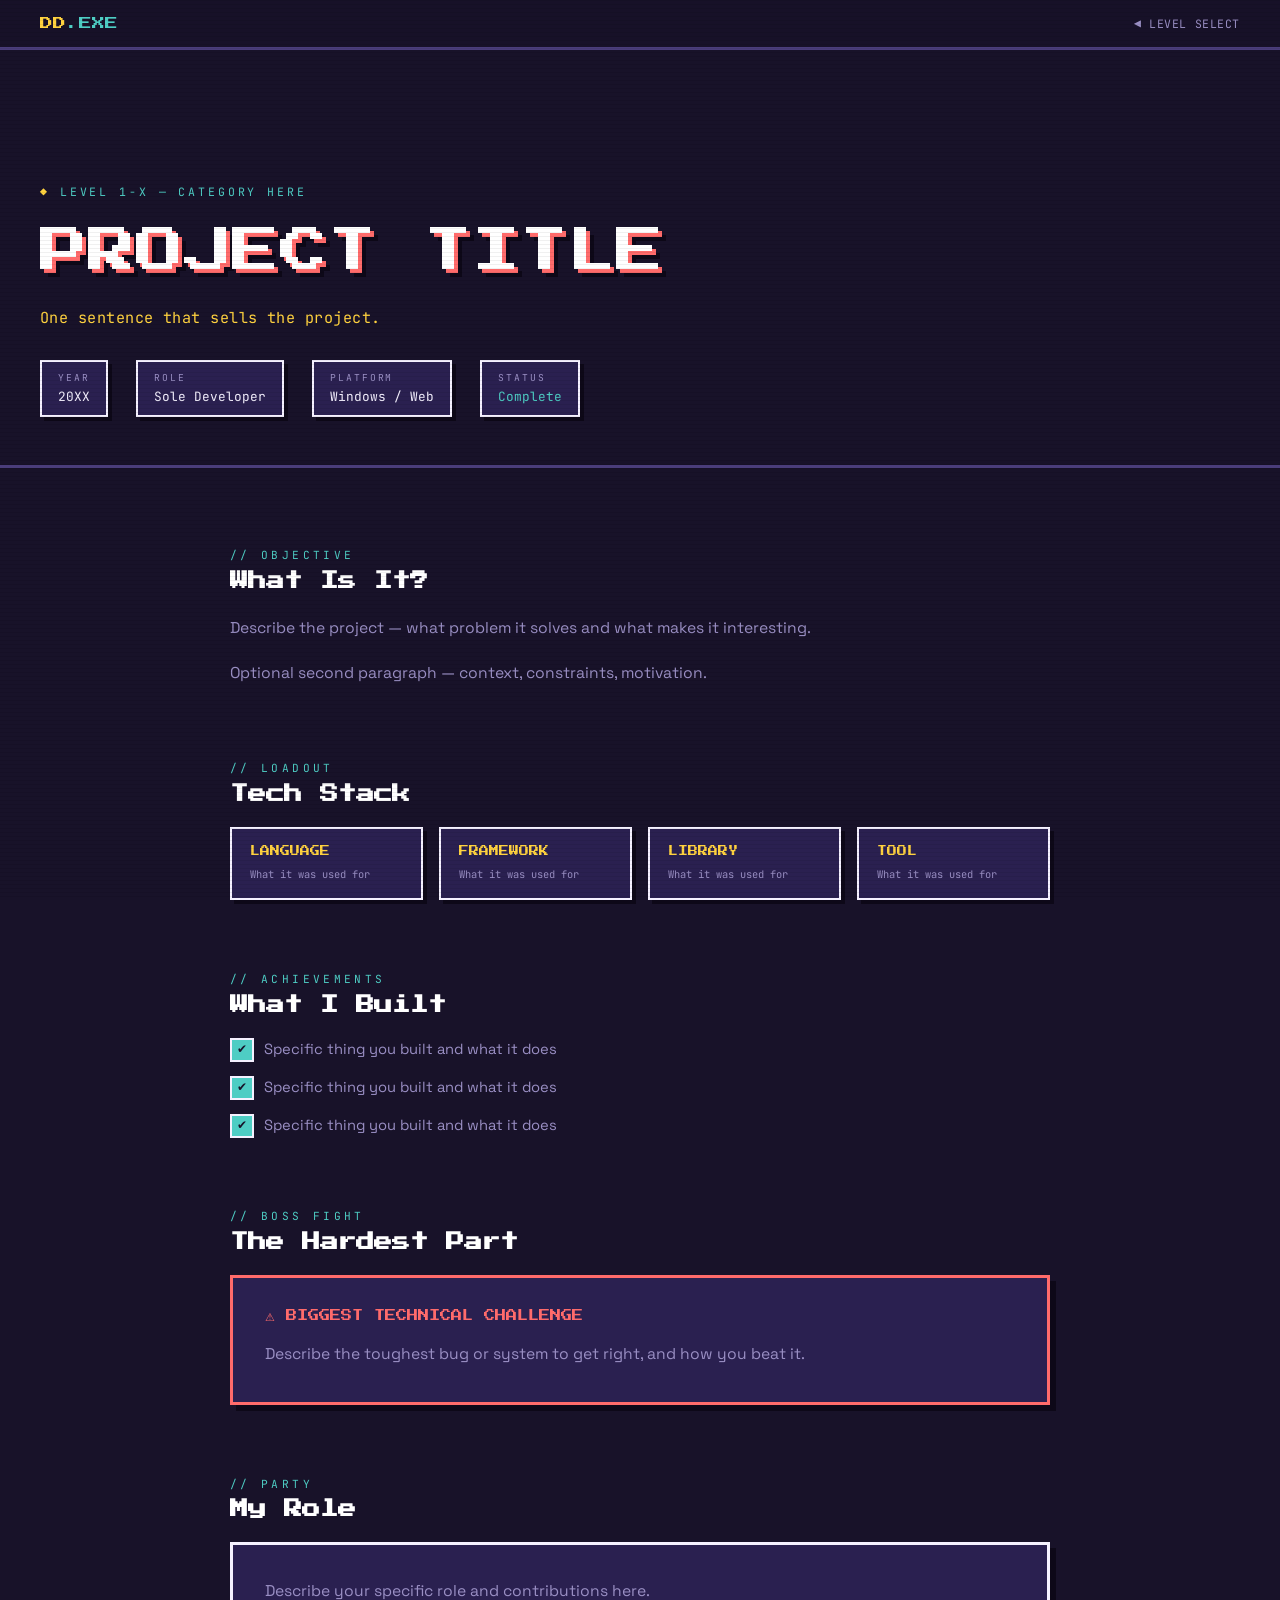
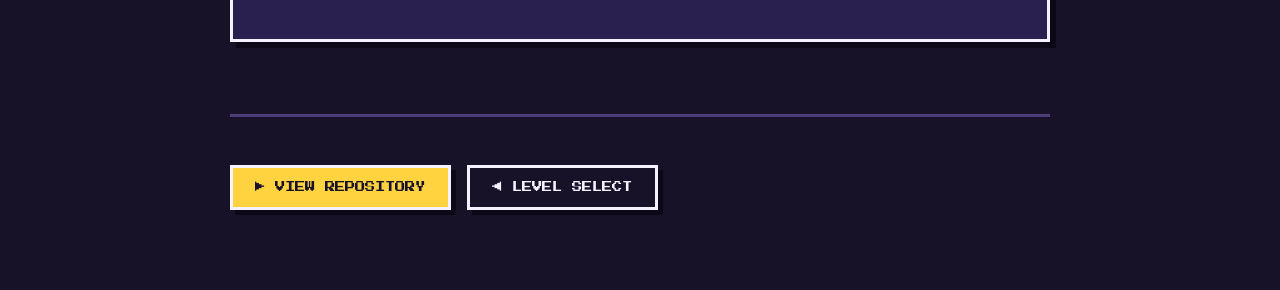
<file: template.html>
<!DOCTYPE html>
<html lang="en">
<head>
<meta charset="UTF-8"/>
<meta name="viewport" content="width=device-width, initial-scale=1.0"/>
<title>PROJECT NAME — Danny Delaney</title> <!-- ← CHANGE: project name -->
<link href="https://fonts.googleapis.com/css2?family=Press+Start+2P&family=Space+Grotesk:wght@400;500;600;700&family=JetBrains+Mono:wght@400;600&display=swap" rel="stylesheet"/>
<style>
  :root{
    --bg:#181229; --bg2:#221a3d; --panel:#2a2050; --ink:#f5f1ff; --dim:#9a8fc4;
    --sun:#ffd23f; --coral:#ff6b6b; --mint:#4ecdc4; --border:#4a3d7a; --shadow:#0d0818;
  }
  *,*::before,*::after{box-sizing:border-box;margin:0;padding:0;}
  html{scroll-behavior:smooth;}
  body{background:var(--bg);color:var(--ink);font-family:'Space Grotesk',sans-serif;overflow-x:hidden;}
  body::before{
    content:'';position:fixed;inset:0;pointer-events:none;z-index:9999;
    background:repeating-linear-gradient(0deg,transparent,transparent 3px,rgba(0,0,0,0.06) 3px,rgba(0,0,0,0.06) 4px);
  }
  .pixel{font-family:'Press Start 2P',monospace;}
  .mono{font-family:'JetBrains Mono',monospace;}
  a{color:inherit;}

  nav{
    position:fixed;top:0;left:0;right:0;z-index:100;
    display:flex;justify-content:space-between;align-items:center;
    padding:1rem 2.5rem;background:rgba(24,18,41,0.92);
    border-bottom:3px solid var(--border);backdrop-filter:blur(6px);
  }
  .nav-logo{font-family:'Press Start 2P',monospace;font-size:.8rem;color:var(--sun);text-decoration:none;}
  .nav-logo span{color:var(--mint);}
  .nav-back{
    font-family:'JetBrains Mono',monospace;font-size:.72rem;letter-spacing:.05em;text-transform:uppercase;
    color:var(--dim);text-decoration:none;transition:color .15s;
  }
  .nav-back:hover{color:var(--sun);}
  .nav-back::before{content:'◀ ';}

  /* LEVEL HERO / HUD HEADER */
  .level-hero{
    position:relative;min-height:52vh;display:flex;flex-direction:column;justify-content:flex-end;
    padding:8rem 2.5rem 3rem;border-bottom:3px solid var(--border);
  }
  .level-tag-big{
    font-family:'JetBrains Mono',monospace;font-size:.72rem;color:var(--mint);
    letter-spacing:.25em;text-transform:uppercase;margin-bottom:1rem;
  }
  .level-tag-big::before{content:'◆ ';color:var(--sun);}
  .level-title-big{
    font-family:'Press Start 2P',monospace;font-weight:400;
    font-size:clamp(1.4rem,5.5vw,3rem);line-height:1.5;color:#fff;
    text-shadow:4px 4px 0 var(--coral),8px 8px 0 var(--shadow);
  }
  .level-tagline{
    font-family:'JetBrains Mono',monospace;font-size:.95rem;color:var(--sun);
    margin-top:1.25rem;letter-spacing:.03em;
  }
  .hud-strip{display:flex;flex-wrap:wrap;gap:1.75rem;margin-top:2rem;}
  .hud-chip{
    background:var(--panel);border:2px solid var(--ink);box-shadow:4px 4px 0 0 var(--shadow);
    padding:.6rem 1rem;
  }
  .hud-label{
    font-family:'JetBrains Mono',monospace;font-size:.6rem;color:var(--dim);
    letter-spacing:.2em;text-transform:uppercase;margin-bottom:.25rem;
  }
  .hud-val{font-family:'JetBrains Mono',monospace;font-size:.8rem;color:var(--ink);}

  /* BODY */
  .level-body{max-width:900px;margin:0 auto;padding:5rem 2.5rem;}
  .block{margin-bottom:4.5rem;}
  .block-eyebrow{
    font-family:'JetBrains Mono',monospace;font-size:.7rem;letter-spacing:.3em;
    text-transform:uppercase;color:var(--mint);margin-bottom:.6rem;
  }
  .block-eyebrow::before{content:'// ';}
  .block-title{font-family:'Press Start 2P',monospace;font-size:1.15rem;color:#fff;margin-bottom:1.5rem;}
  p.body-text{font-size:.98rem;color:var(--dim);line-height:1.9;margin-bottom:1rem;}

  /* DEMO */

  /* LOADOUT / TECH GRID */
  .loadout-grid{display:grid;grid-template-columns:repeat(auto-fill,minmax(180px,1fr));gap:1rem;}
  .loadout-item{
    background:var(--panel);border:2px solid var(--ink);box-shadow:4px 4px 0 0 var(--shadow);
    padding:1rem 1.1rem;
  }
  .loadout-name{font-family:'Press Start 2P',monospace;font-size:.62rem;color:var(--sun);margin-bottom:.5rem;line-height:1.4;}
  .loadout-desc{font-family:'JetBrains Mono',monospace;font-size:.65rem;color:var(--dim);line-height:1.5;}

  /* ACHIEVEMENTS */
  .achv-list{list-style:none;display:flex;flex-direction:column;gap:.9rem;}
  .achv-list li{
    font-size:.92rem;color:var(--dim);line-height:1.6;padding-left:2.1rem;position:relative;
  }
  .achv-list li::before{
    content:'✔';position:absolute;left:0;top:0;
    width:1.5rem;height:1.5rem;display:flex;align-items:center;justify-content:center;
    background:var(--mint);color:var(--bg);font-size:.75rem;border:2px solid var(--ink);
  }

  /* BOSS FIGHT */
  .boss-box{
    background:var(--panel);border:3px solid var(--coral);box-shadow:6px 6px 0 0 var(--shadow);padding:2rem;position:relative;
  }
  .boss-label{
    font-family:'Press Start 2P',monospace;font-size:.7rem;color:var(--coral);margin-bottom:1rem;
  }
  .boss-label::before{content:'⚠ ';}

  /* CONTRIBUTION */
  .contrib-box{
    background:var(--panel);border:3px solid var(--ink);box-shadow:6px 6px 0 0 var(--shadow);padding:2rem;
  }
  .contrib-split{display:grid;grid-template-columns:1fr 1fr;gap:1.25rem;}
  .contrib-title{font-family:'Press Start 2P',monospace;font-size:.72rem;color:var(--sun);margin-bottom:1rem;line-height:1.6;}
  .contrib-box ul{list-style:none;display:flex;flex-direction:column;gap:.5rem;}
  .contrib-box ul li{font-family:'JetBrains Mono',monospace;font-size:.72rem;color:var(--dim);padding-left:1.1rem;position:relative;line-height:1.6;}
  .contrib-box ul li::before{content:'▸';position:absolute;left:0;color:var(--mint);}

  /* CTA */
  .level-cta{display:flex;gap:1rem;flex-wrap:wrap;margin-top:3rem;padding-top:3rem;border-top:3px solid var(--border);}
  .pixel-btn{
    display:inline-flex;align-items:center;gap:.6rem;font-family:'Press Start 2P',monospace;font-size:.65rem;
    color:var(--bg);background:var(--sun);border:3px solid var(--ink);box-shadow:5px 5px 0 0 var(--shadow);
    padding:.9rem 1.4rem;text-decoration:none;cursor:pointer;transition:transform .08s ease;
  }
  .pixel-btn:hover{transform:translate(3px,3px);box-shadow:2px 2px 0 0 var(--shadow);}
  .pixel-btn.ghost{background:transparent;color:var(--ink);}

  @media (max-width:768px){
    nav{padding:1rem 1.25rem;}
    .level-hero{padding:7rem 1.25rem 2.5rem;}
    .level-body{padding:3rem 1.25rem;}
    .contrib-split{grid-template-columns:1fr;}
  }
</style>
</head>
<body>

<nav>
  <a href="index.html" class="nav-logo">DD<span>.EXE</span></a>
  <a href="index.html" class="nav-back">Level Select</a>
</nav>

<!-- ============================================================
     HUD HEADER
     ============================================================ -->
<div class="level-hero">
  <p class="level-tag-big">Level 1-X — CATEGORY HERE</p> <!-- ← CHANGE: level number + category -->
  <h1 class="level-title-big">PROJECT TITLE</h1>          <!-- ← CHANGE -->
  <p class="level-tagline">One sentence that sells the project.</p> <!-- ← CHANGE -->

  <div class="hud-strip">
    <div class="hud-chip"><div class="hud-label">Year</div><div class="hud-val">20XX</div></div>
    <div class="hud-chip"><div class="hud-label">Role</div><div class="hud-val">Sole Developer</div></div>
    <div class="hud-chip"><div class="hud-label">Platform</div><div class="hud-val">Windows / Web</div></div>
    <div class="hud-chip"><div class="hud-label">Status</div><div class="hud-val" style="color:var(--mint);">Complete</div></div>
  </div>
</div>

<div class="level-body">

  <!-- OBJECTIVE -->
  <div class="block">
    <p class="block-eyebrow">Objective</p>
    <h2 class="block-title">What Is It?</h2>
    <p class="body-text">Describe the project — what problem it solves and what makes it interesting.</p>
    <p class="body-text">Optional second paragraph — context, constraints, motivation.</p>
  </div>

  <!-- LOADOUT -->
  <div class="block">
    <p class="block-eyebrow">Loadout</p>
    <h2 class="block-title">Tech Stack</h2>
    <div class="loadout-grid">
      <div class="loadout-item"><div class="loadout-name">LANGUAGE</div><div class="loadout-desc">What it was used for</div></div>
      <div class="loadout-item"><div class="loadout-name">FRAMEWORK</div><div class="loadout-desc">What it was used for</div></div>
      <div class="loadout-item"><div class="loadout-name">LIBRARY</div><div class="loadout-desc">What it was used for</div></div>
      <div class="loadout-item"><div class="loadout-name">TOOL</div><div class="loadout-desc">What it was used for</div></div>
    </div>
  </div>

  <!-- ACHIEVEMENTS -->
  <div class="block">
    <p class="block-eyebrow">Achievements</p>
    <h2 class="block-title">What I Built</h2>
    <ul class="achv-list">
      <li>Specific thing you built and what it does</li>
      <li>Specific thing you built and what it does</li>
      <li>Specific thing you built and what it does</li>
    </ul>
  </div>

  <!-- BOSS FIGHT -->
  <div class="block">
    <p class="block-eyebrow">Boss Fight</p>
    <h2 class="block-title">The Hardest Part</h2>
    <div class="boss-box">
      <p class="boss-label">BIGGEST TECHNICAL CHALLENGE</p>
      <p class="body-text" style="margin-bottom:0;">Describe the toughest bug or system to get right, and how you beat it.</p>
    </div>
  </div>

  <!-- CONTRIBUTION -->
  <div class="block">
    <p class="block-eyebrow">Party</p>
    <h2 class="block-title">My Role</h2>
    <div class="contrib-box">
      <!-- Solo project: use a single paragraph. Team project: duplicate contrib-split block from project3.html -->
      <p class="body-text" style="margin-bottom:0;">Describe your specific role and contributions here.</p>
    </div>
  </div>

  <!-- LINKS -->
  <div class="level-cta">
    <a href="https://github.com/Danny-delaney/REPO-NAME-HERE" target="_blank" class="pixel-btn">▶ VIEW REPOSITORY</a>
    <a href="index.html" class="pixel-btn ghost">◀ LEVEL SELECT</a>
  </div>

</div>

</body>
</html>
</file>
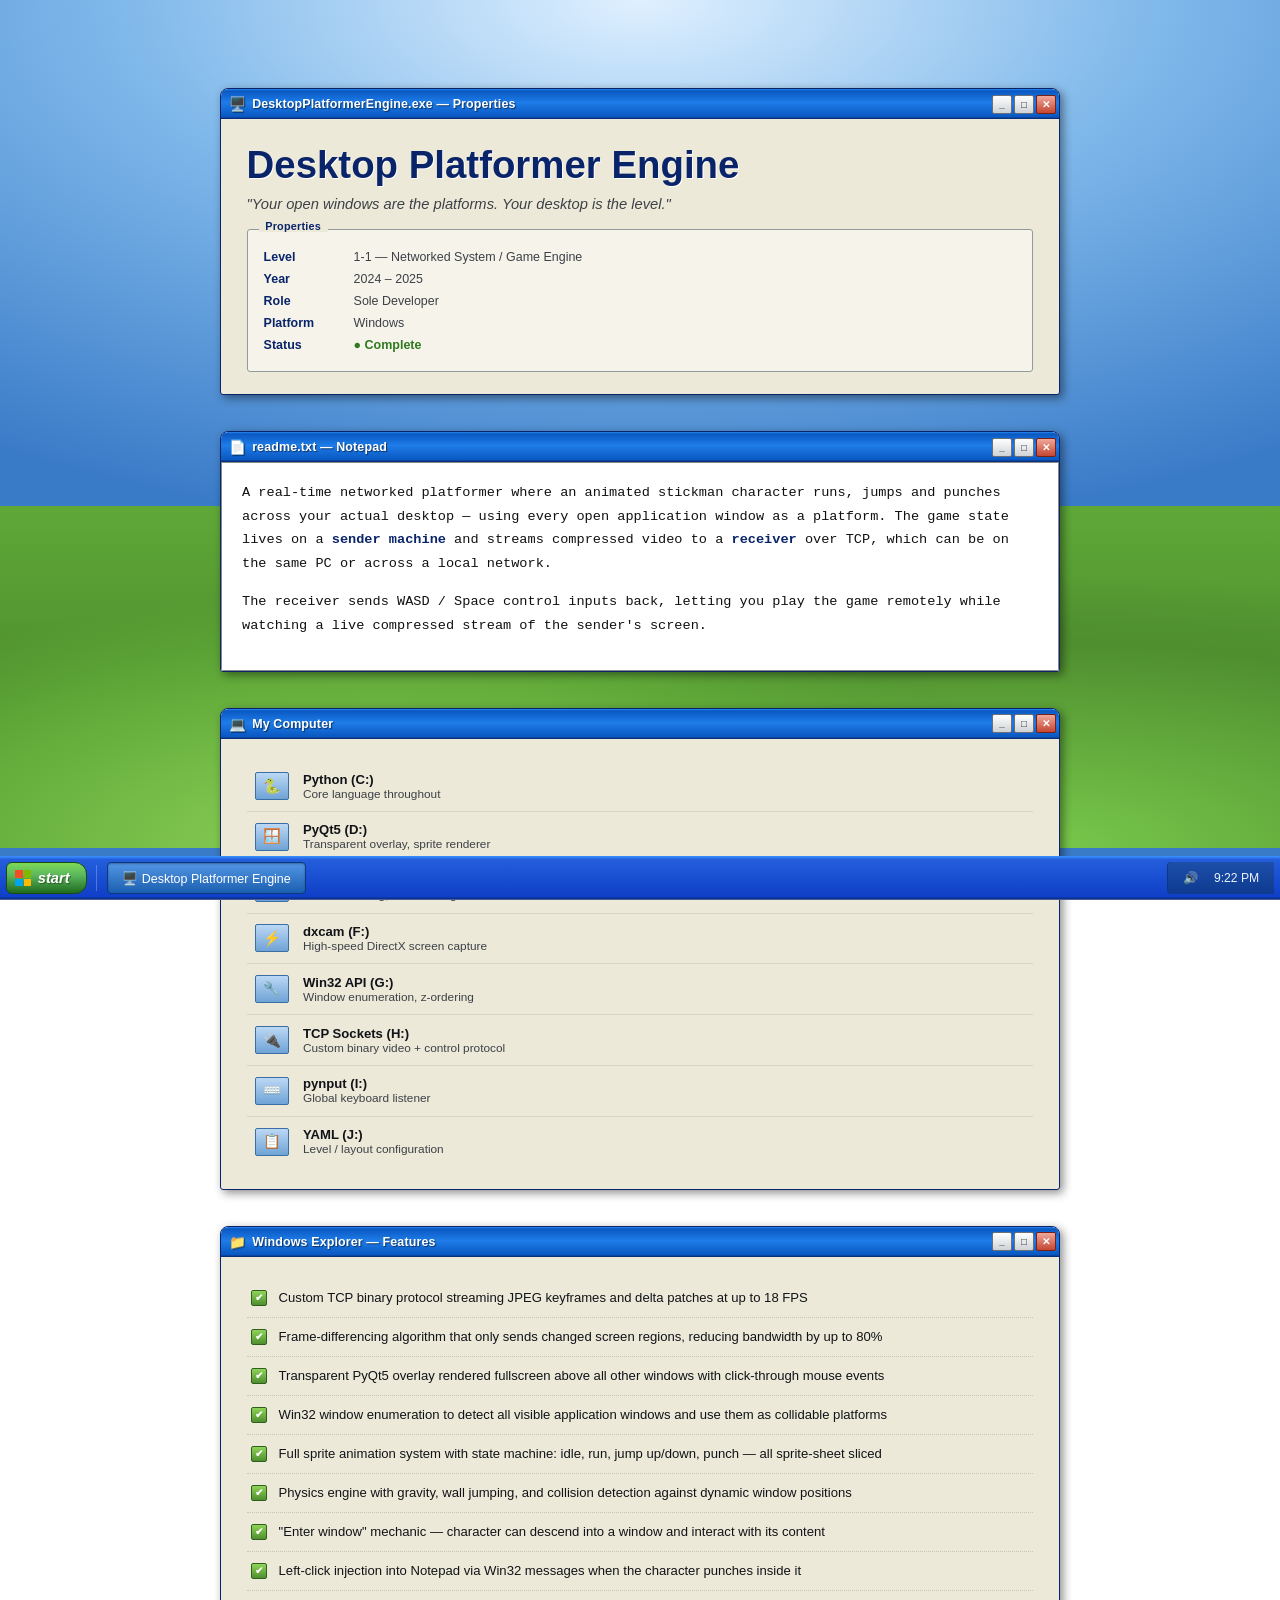
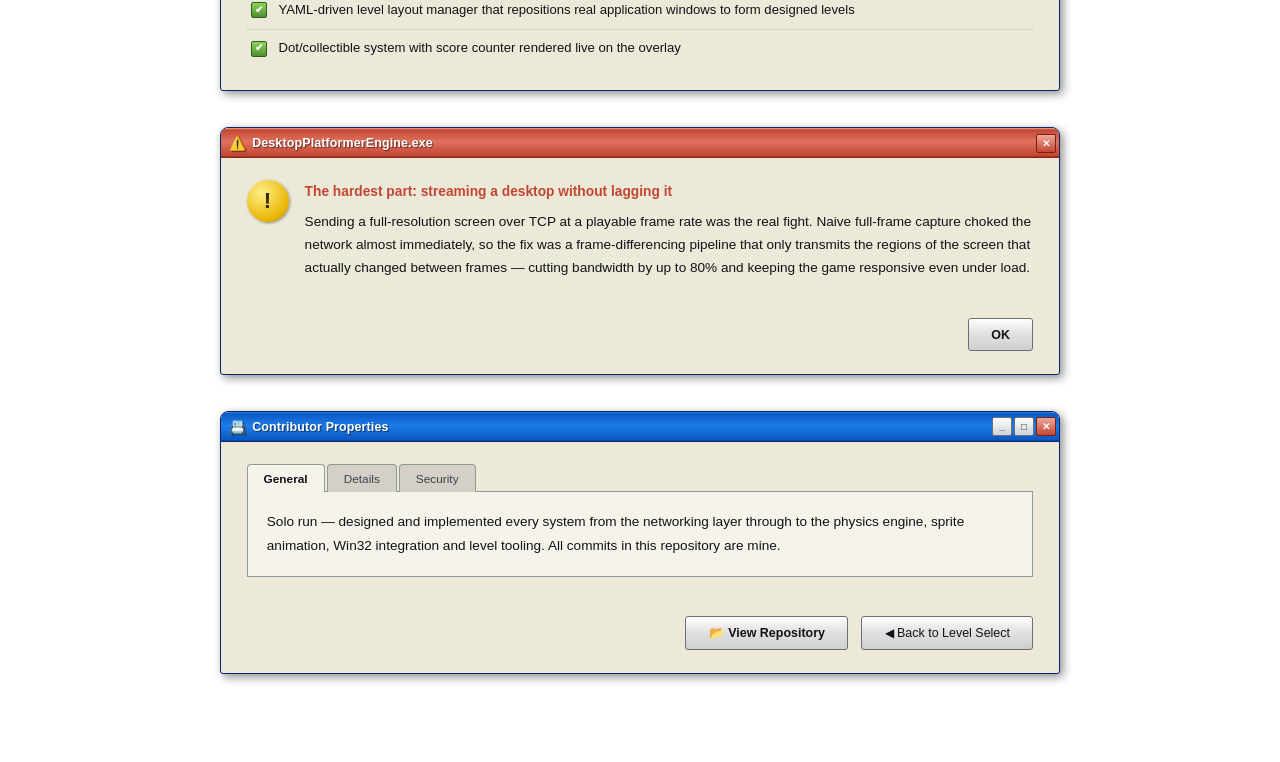
<file: docs/project1.html>
<!DOCTYPE html>
<html lang="en">
<head>
<meta charset="UTF-8"/>
<meta name="viewport" content="width=device-width, initial-scale=1.0"/>
<title>Desktop Platformer Engine — Danny Delaney</title>
<style>
  :root{
    --luna1:#0A6CDA; --luna2:#0A58C2; --luna3:#1E90FF; --luna4:#0A246A;
    --silver:#ECE9D8; --silver-dk:#D4D0C8; --silver-line:#919B9C;
    --hot:#316AC5; --taskbar1:#245EDC; --taskbar2:#0F3FC7; --start1:#5CB85C; --start2:#1F6B1F;
    --ink:#111318; --dim:#3d4147; --danger:#C34632;
  }
  *,*::before,*::after{box-sizing:border-box;margin:0;padding:0;}
  html{scroll-behavior:smooth;}
  body{
    font-family:'Tahoma','Segoe UI','Trebuchet MS',sans-serif;
    color:var(--ink);
    min-height:100vh;
    padding-bottom:52px; /* space for taskbar */
    background:
      radial-gradient(ellipse 90% 60% at 50% 0%, #dff0ff 0%, #7fb8ea 45%, #3a7bc8 100%) fixed;
    position:relative;
    overflow-x:hidden;
  }
  /* rolling hill */
  body::before{
    content:'';position:fixed;left:0;right:0;bottom:52px;height:38vh;z-index:0;
    background:
      radial-gradient(ellipse 70% 100% at 30% 100%, #8fd45a 0%, #5fa838 55%, transparent 75%),
      radial-gradient(ellipse 80% 100% at 80% 100%, #79c94c 0%, #4f8f2f 60%, transparent 80%),
      linear-gradient(#5fa838,#3f7a24);
  }
  a{color:inherit;text-decoration:none;}

  /* ── XP WINDOW COMPONENT ── */
  .xp-window{
    position:relative;z-index:1;
    background:var(--silver);
    border:1px solid var(--luna4);
    box-shadow:3px 3px 10px rgba(0,0,0,.45);
    margin:0 auto 2.25rem;
    max-width:840px;
    border-radius:8px 8px 3px 3px;
    overflow:hidden;
  }
  .xp-titlebar{
    height:30px;
    background:linear-gradient(180deg,#2A8AF0 0%,#0A58C2 6%,#1E7CE8 45%,#0A58C2 92%,#0A246A 100%);
    display:flex;align-items:center;justify-content:space-between;
    padding:0 3px 0 8px;
  }
  .xp-titlebar .title{
    color:#fff;font-weight:bold;font-size:.78rem;
    display:flex;align-items:center;gap:6px;
    text-shadow:1px 1px 1px rgba(0,0,0,.55);
    letter-spacing:.01em;
  }
  .xp-titlebar .title .ico{font-size:.85rem;}
  .xp-controls{display:flex;gap:2px;}
  .xp-ctrl{
    width:20px;height:19px;border-radius:2px;
    background:linear-gradient(#fff,#cfd3d6);
    border:1px solid #6b6f76;
    font-size:.62rem;font-weight:bold;color:#222;
    display:flex;align-items:center;justify-content:center;
  }
  .xp-ctrl.close{background:linear-gradient(#f0a89c,#c34632);color:#fff;border-color:#7a1f10;}
  .xp-body{padding:1.4rem 1.6rem;}

  /* fieldset-style group */
  .xp-group{
    border:1px solid var(--silver-line);border-radius:3px;
    padding:1rem 1rem .9rem;margin-top:1.1rem;position:relative;background:#F5F3EA;
  }
  .xp-group-label{
    position:absolute;top:-.65rem;left:.7rem;background:var(--silver);
    padding:0 .4rem;font-size:.68rem;font-weight:bold;color:var(--luna4);letter-spacing:.02em;
  }

  /* PROPERTY ROWS in hero window */
  .prop-row{display:flex;gap:.5rem;font-size:.78rem;padding:.25rem 0;}
  .prop-row b{width:82px;color:var(--luna4);flex-shrink:0;}
  .prop-row span{color:var(--dim);}

  /* HERO SPECIFIC */
  .hero-shell{padding-top:5.5rem;}
  .app-title{
    font-size:clamp(1.5rem,5vw,2.4rem);font-weight:bold;color:var(--luna4);
    text-shadow:1px 1px 0 #fff;line-height:1.25;margin-bottom:.4rem;
  }
  .app-tagline{font-size:.92rem;color:var(--dim);font-style:italic;margin-bottom:.5rem;}

  /* NOTEPAD BODY */
  .notepad-body{
    background:#fff;border:1px solid #8a8a8a;padding:1.1rem 1.25rem;
    font-family:'Courier New',monospace;font-size:.85rem;line-height:1.75;color:#111;
  }
  .notepad-body p{margin-bottom:.9rem;}
  .notepad-body strong{color:var(--luna4);}

  /* DRIVE LIST (tech stack) */
  .drive-list{display:flex;flex-direction:column;}
  .drive-row{
    display:flex;align-items:center;gap:.9rem;padding:.65rem .5rem;border-bottom:1px solid #d8d5c8;
  }
  .drive-row:last-child{border-bottom:none;}
  .drive-icon{
    width:34px;height:28px;border-radius:2px;flex-shrink:0;
    background:linear-gradient(180deg,#bcd8f5,#6fa3d6);
    border:1px solid #3a6ea5;display:flex;align-items:center;justify-content:center;font-size:.9rem;
  }
  .drive-name{font-weight:bold;font-size:.82rem;color:var(--ink);}
  .drive-desc{font-size:.74rem;color:var(--dim);}

  /* EXPLORER FILE LIST (achievements) */
  .file-list{display:flex;flex-direction:column;}
  .file-row{
    display:flex;align-items:flex-start;gap:.7rem;padding:.55rem .3rem;
    border-bottom:1px dotted #c9c5b6;font-size:.82rem;color:var(--ink);line-height:1.55;
  }
  .file-row:last-child{border-bottom:none;}
  .file-check{
    width:16px;height:16px;flex-shrink:0;margin-top:.15rem;
    background:linear-gradient(#8fd45a,#4f8f2f);border:1px solid #2f5f1c;border-radius:2px;
    display:flex;align-items:center;justify-content:center;color:#fff;font-size:.6rem;font-weight:bold;
  }

  /* ERROR DIALOG (boss fight) */
  .xp-window.error .xp-titlebar{background:linear-gradient(180deg,#f0a89c 0%,#c34632 6%,#e0725f 45%,#c34632 92%,#7a1f10 100%);}
  .error-content{display:flex;gap:1rem;align-items:flex-start;}
  .error-icon{
    width:42px;height:42px;border-radius:50%;background:radial-gradient(circle at 35% 30%,#ffef8a,#e8b400 70%,#a97600);
    display:flex;align-items:center;justify-content:center;font-size:1.4rem;color:#3a2a00;font-weight:bold;
    box-shadow:1px 1px 3px rgba(0,0,0,.4);flex-shrink:0;
  }
  .error-text{font-size:.85rem;line-height:1.7;color:var(--ink);}
  .error-text b{display:block;margin-bottom:.4rem;color:var(--danger);font-size:.86rem;}

  /* PROPERTIES TABS (contribution) */
  .tabs{display:flex;gap:2px;margin-bottom:-1px;position:relative;z-index:2;}
  .tab{
    padding:.4rem 1rem;font-size:.74rem;background:var(--silver-dk);
    border:1px solid var(--silver-line);border-bottom:none;border-radius:4px 4px 0 0;color:var(--dim);
  }
  .tab.active{background:#F5F3EA;color:var(--ink);font-weight:bold;}
  .tab-panel{
    border:1px solid var(--silver-line);background:#F5F3EA;padding:1.1rem 1.2rem;
    font-size:.85rem;line-height:1.8;color:var(--ink);position:relative;z-index:1;
  }

  /* XP BUTTONS */
  .xp-btn{
    font-family:'Tahoma',sans-serif;font-size:.78rem;color:var(--ink);
    background:linear-gradient(180deg,#fff,#e2e2e2 45%,#cfcfcf);
    border:1px solid #6b6f76;border-radius:3px;
    padding:.55rem 1.4rem;cursor:pointer;
    box-shadow:0 1px 0 rgba(255,255,255,.6) inset;
    display:inline-flex;align-items:center;gap:.4rem;
  }
  .xp-btn:hover{border-color:var(--hot);background:linear-gradient(180deg,#fff,#dbeafe 45%,#bcd8f5);}
  .xp-btn.primary{font-weight:bold;}
  .dialog-buttons{display:flex;gap:.8rem;justify-content:flex-end;padding:1rem 1.6rem 1.4rem;}

  /* ── TASKBAR (site nav) ── */
  .taskbar{
    position:fixed;bottom:0;left:0;right:0;height:44px;z-index:100;
    background:linear-gradient(180deg,#3a93ff 0%,var(--taskbar1) 8%,var(--taskbar2) 92%,#0A246A 100%);
    display:flex;align-items:center;gap:.6rem;padding:0 .4rem;
    box-shadow:0 -1px 0 rgba(255,255,255,.25) inset;
  }
  .start-btn{
    display:flex;align-items:center;gap:.4rem;height:32px;padding:0 1rem 0 .5rem;
    background:linear-gradient(180deg,#7ED957,var(--start1) 40%,var(--start2));
    border-radius:6px 12px 12px 6px;border:1px solid #1c4a12;
    font-weight:bold;font-style:italic;font-size:.92rem;color:#fff;text-shadow:1px 1px 1px rgba(0,0,0,.4);
  }
  .start-flag{width:16px;height:16px;display:grid;grid-template-columns:1fr 1fr;grid-template-rows:1fr 1fr;gap:1px;}
  .start-flag i{display:block;}
  .start-flag i:nth-child(1){background:#f25022;} .start-flag i:nth-child(2){background:#7fba00;}
  .start-flag i:nth-child(3){background:#00a4ef;} .start-flag i:nth-child(4){background:#ffb900;}
  .taskbar-sep{width:1px;height:26px;background:rgba(255,255,255,.25);}
  .task-pill{
    height:32px;display:flex;align-items:center;gap:.5rem;padding:0 .9rem;
    background:linear-gradient(180deg,#5296e5,#1c5fb0);border:1px solid #0b3a80;border-radius:4px;
    font-size:.78rem;color:#fff;box-shadow:0 1px 2px rgba(0,0,0,.3) inset;
  }
  .taskbar-spacer{flex:1;}
  .systray{
    height:32px;display:flex;align-items:center;gap:.6rem;padding:0 .9rem;
    background:linear-gradient(180deg,#1c4faa,#0e3a8f);border-radius:4px 0 0 4px;
    font-size:.76rem;color:#eaf2ff;border-left:1px solid #0b3a80;
  }

  @media (max-width:640px){
    .xp-window{margin-left:.7rem;margin-right:.7rem;}
    .xp-body{padding:1.1rem 1.1rem;}
    .prop-row b{width:70px;}
    .hero-shell{padding-top:3.5rem;}
    .start-btn span.label{display:none;}
    .drive-row{flex-wrap:wrap;}
  }
</style>
</head>
<body>

<div class="hero-shell">
  <div class="xp-window">
    <div class="xp-titlebar">
      <span class="title"><span class="ico">🖥️</span> DesktopPlatformerEngine.exe — Properties</span>
      <div class="xp-controls">
        <div class="xp-ctrl">_</div><div class="xp-ctrl">□</div><div class="xp-ctrl close">✕</div>
      </div>
    </div>
    <div class="xp-body">
      <p class="app-title">Desktop Platformer Engine</p>
      <p class="app-tagline">"Your open windows are the platforms. Your desktop is the level."</p>
      <div class="xp-group">
        <span class="xp-group-label">Properties</span>
        <div class="prop-row"><b>Level</b><span>1-1 — Networked System / Game Engine</span></div>
        <div class="prop-row"><b>Year</b><span>2024 – 2025</span></div>
        <div class="prop-row"><b>Role</b><span>Sole Developer</span></div>
        <div class="prop-row"><b>Platform</b><span>Windows</span></div>
        <div class="prop-row"><b>Status</b><span style="color:#2f7a1f;font-weight:bold;">● Complete</span></div>
      </div>
    </div>
  </div>

  <div class="xp-window">
    <div class="xp-titlebar">
      <span class="title"><span class="ico">📄</span> readme.txt — Notepad</span>
      <div class="xp-controls">
        <div class="xp-ctrl">_</div><div class="xp-ctrl">□</div><div class="xp-ctrl close">✕</div>
      </div>
    </div>
    <div class="xp-body" style="padding:0;">
      <div class="notepad-body">
        <p>
          A real-time networked platformer where an animated stickman character runs, jumps and
          punches across your actual desktop — using every open application window as a platform.
          The game state lives on a <strong>sender machine</strong> and streams compressed video
          to a <strong>receiver</strong> over TCP, which can be on the same PC or across a local
          network.
        </p>
        <p>
          The receiver sends WASD / Space control inputs back, letting you play the game
          remotely while watching a live compressed stream of the sender's screen.
        </p>
      </div>
    </div>
  </div>

  <div class="xp-window">
    <div class="xp-titlebar">
      <span class="title"><span class="ico">💻</span> My Computer</span>
      <div class="xp-controls">
        <div class="xp-ctrl">_</div><div class="xp-ctrl">□</div><div class="xp-ctrl close">✕</div>
      </div>
    </div>
    <div class="xp-body">
      <div class="drive-list">
        <div class="drive-row"><div class="drive-icon">🐍</div><div><div class="drive-name">Python (C:)</div><div class="drive-desc">Core language throughout</div></div></div>
        <div class="drive-row"><div class="drive-icon">🪟</div><div><div class="drive-name">PyQt5 (D:)</div><div class="drive-desc">Transparent overlay, sprite renderer</div></div></div>
        <div class="drive-row"><div class="drive-icon">📷</div><div><div class="drive-name">OpenCV (E:)</div><div class="drive-desc">JPEG encoding, frame diffing</div></div></div>
        <div class="drive-row"><div class="drive-icon">⚡</div><div><div class="drive-name">dxcam (F:)</div><div class="drive-desc">High-speed DirectX screen capture</div></div></div>
        <div class="drive-row"><div class="drive-icon">🔧</div><div><div class="drive-name">Win32 API (G:)</div><div class="drive-desc">Window enumeration, z-ordering</div></div></div>
        <div class="drive-row"><div class="drive-icon">🔌</div><div><div class="drive-name">TCP Sockets (H:)</div><div class="drive-desc">Custom binary video + control protocol</div></div></div>
        <div class="drive-row"><div class="drive-icon">⌨️</div><div><div class="drive-name">pynput (I:)</div><div class="drive-desc">Global keyboard listener</div></div></div>
        <div class="drive-row"><div class="drive-icon">📋</div><div><div class="drive-name">YAML (J:)</div><div class="drive-desc">Level / layout configuration</div></div></div>
      </div>
    </div>
  </div>

  <div class="xp-window">
    <div class="xp-titlebar">
      <span class="title"><span class="ico">📁</span> Windows Explorer — Features</span>
      <div class="xp-controls">
        <div class="xp-ctrl">_</div><div class="xp-ctrl">□</div><div class="xp-ctrl close">✕</div>
      </div>
    </div>
    <div class="xp-body">
      <div class="file-list">
        <div class="file-row"><span class="file-check">✔</span>Custom TCP binary protocol streaming JPEG keyframes and delta patches at up to 18 FPS</div>
        <div class="file-row"><span class="file-check">✔</span>Frame-differencing algorithm that only sends changed screen regions, reducing bandwidth by up to 80%</div>
        <div class="file-row"><span class="file-check">✔</span>Transparent PyQt5 overlay rendered fullscreen above all other windows with click-through mouse events</div>
        <div class="file-row"><span class="file-check">✔</span>Win32 window enumeration to detect all visible application windows and use them as collidable platforms</div>
        <div class="file-row"><span class="file-check">✔</span>Full sprite animation system with state machine: idle, run, jump up/down, punch — all sprite-sheet sliced</div>
        <div class="file-row"><span class="file-check">✔</span>Physics engine with gravity, wall jumping, and collision detection against dynamic window positions</div>
        <div class="file-row"><span class="file-check">✔</span>"Enter window" mechanic — character can descend into a window and interact with its content</div>
        <div class="file-row"><span class="file-check">✔</span>Left-click injection into Notepad via Win32 messages when the character punches inside it</div>
        <div class="file-row"><span class="file-check">✔</span>YAML-driven level layout manager that repositions real application windows to form designed levels</div>
        <div class="file-row"><span class="file-check">✔</span>Dot/collectible system with score counter rendered live on the overlay</div>
      </div>
    </div>
  </div>

  <div class="xp-window error">
    <div class="xp-titlebar">
      <span class="title"><span class="ico">⚠️</span> DesktopPlatformerEngine.exe</span>
      <div class="xp-controls"><div class="xp-ctrl close">✕</div></div>
    </div>
    <div class="xp-body">
      <div class="error-content">
        <div class="error-icon">!</div>
        <div class="error-text">
          <b>The hardest part: streaming a desktop without lagging it</b>
          Sending a full-resolution screen over TCP at a playable frame rate was the real fight.
          Naive full-frame capture choked the network almost immediately, so the fix was a
          frame-differencing pipeline that only transmits the regions of the screen that actually
          changed between frames — cutting bandwidth by up to 80% and keeping the game responsive
          even under load.
        </div>
      </div>
    </div>
    <div class="dialog-buttons"><button class="xp-btn primary">OK</button></div>
  </div>

  <div class="xp-window">
    <div class="xp-titlebar">
      <span class="title"><span class="ico">📇</span> Contributor Properties</span>
      <div class="xp-controls">
        <div class="xp-ctrl">_</div><div class="xp-ctrl">□</div><div class="xp-ctrl close">✕</div>
      </div>
    </div>
    <div class="xp-body">
      <div class="tabs">
        <div class="tab active">General</div>
        <div class="tab">Details</div>
        <div class="tab">Security</div>
      </div>
      <div class="tab-panel">
        Solo run — designed and implemented every system from the networking layer through
        to the physics engine, sprite animation, Win32 integration and level tooling. All
        commits in this repository are mine.
      </div>
    </div>
    <div class="dialog-buttons">
      <a href="https://github.com/Danny-delaney/Stickman-Virus" target="_blank" class="xp-btn primary">📂 View Repository</a>
      <a href="index.html" class="xp-btn">◀ Back to Level Select</a>
    </div>
  </div>
</div>

<div class="taskbar">
  <a href="index.html" class="start-btn">
    <span class="start-flag"><i></i><i></i><i></i><i></i></span>
    <span class="label">start</span>
  </a>
  <div class="taskbar-sep"></div>
  <div class="task-pill">🖥️ Desktop Platformer Engine</div>
  <div class="taskbar-spacer"></div>
  <div class="systray">🔊 &nbsp; <span id="xpClock">3:47 PM</span></div>
</div>

<script>
  function updateClock(){
    var d=new Date(); var h=d.getHours()%12; if(h===0)h=12;
    var m=String(d.getMinutes()).padStart(2,'0');
    var ap=d.getHours()>=12?'PM':'AM';
    var el=document.getElementById('xpClock');
    if(el) el.textContent=h+':'+m+' '+ap;
  }
  updateClock(); setInterval(updateClock,1000*30);
</script>

</body>
</html>
</file>
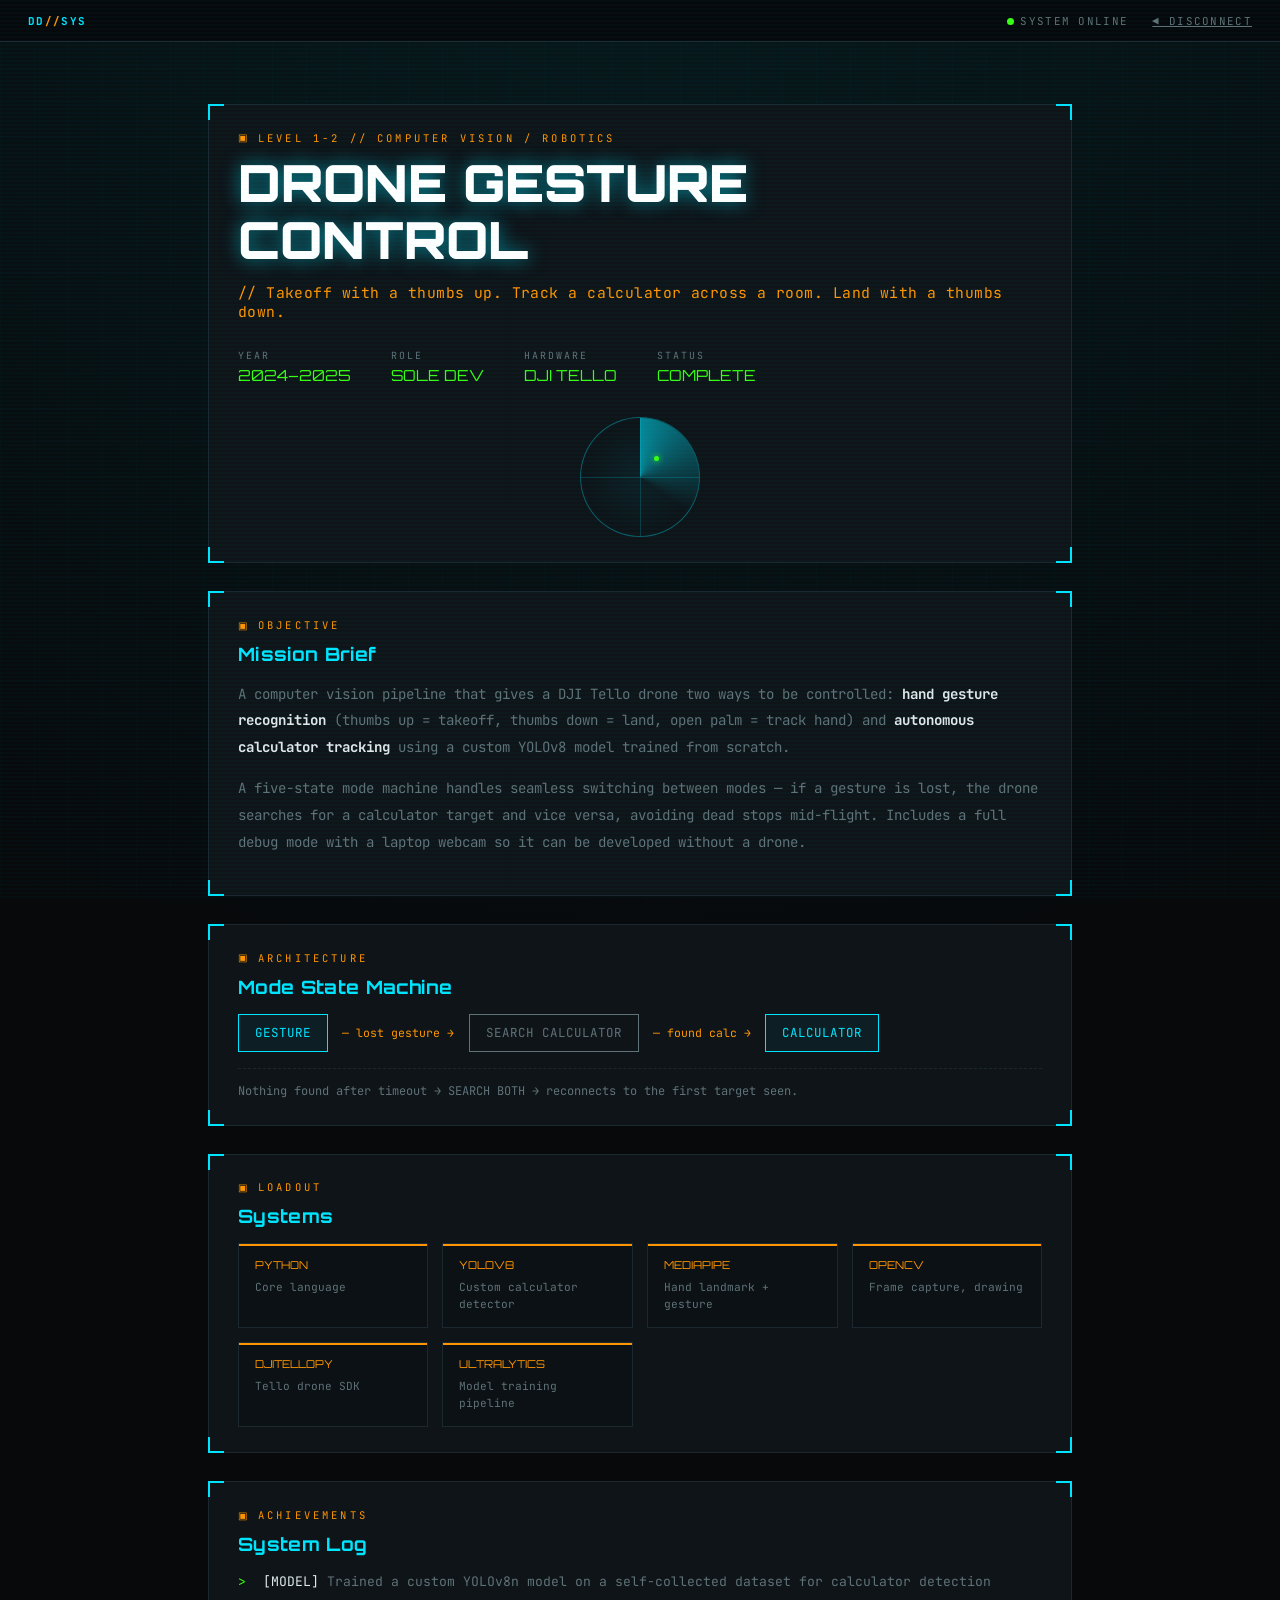
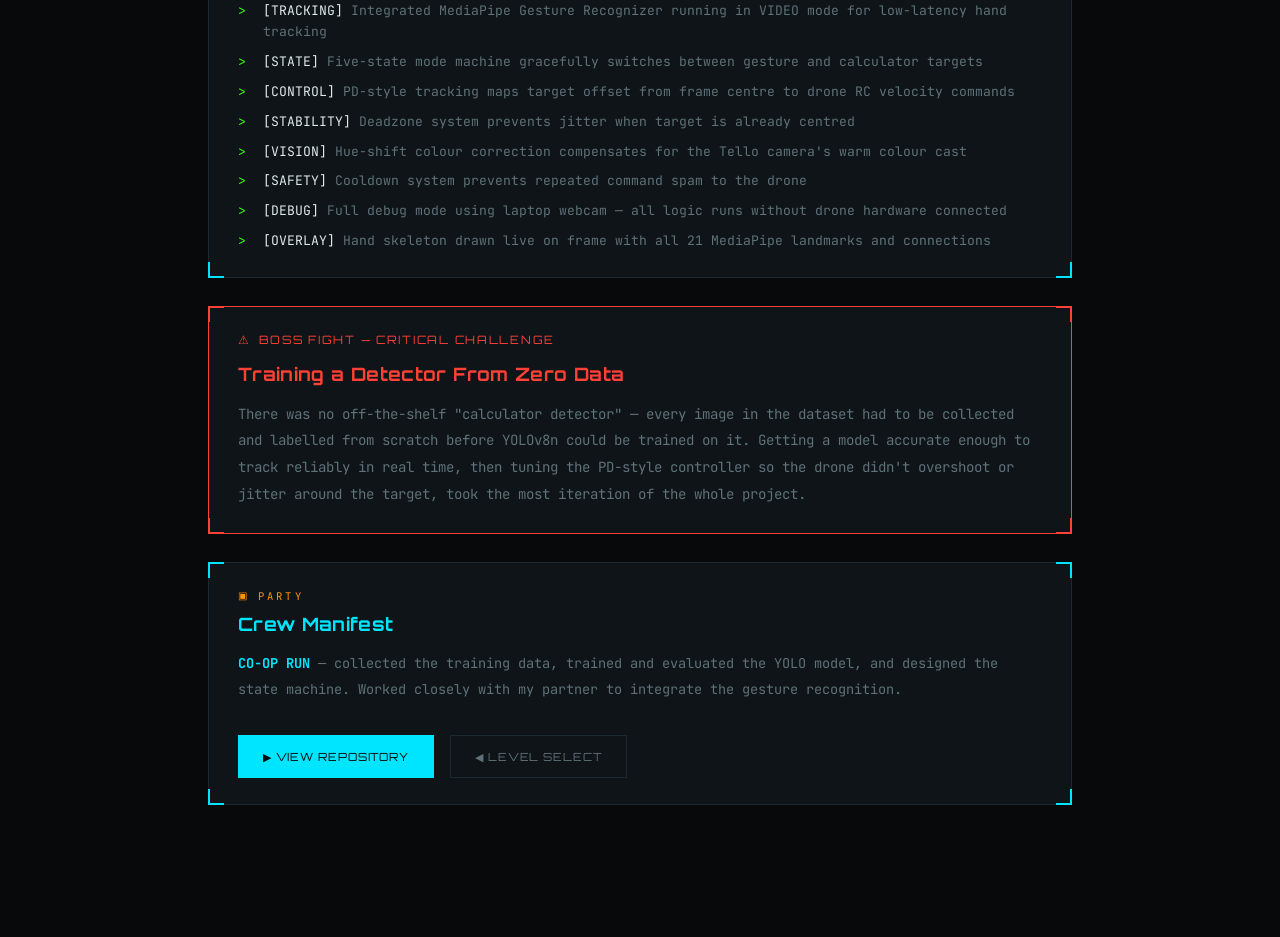
<file: docs/project2.html>
<!DOCTYPE html>
<html lang="en">
<head>
<meta charset="UTF-8"/>
<meta name="viewport" content="width=device-width, initial-scale=1.0"/>
<title>Drone Gesture Control — Danny Delaney</title>
<link href="https://fonts.googleapis.com/css2?family=Orbitron:wght@500;700;900&family=JetBrains+Mono:wght@400;500;700&display=swap" rel="stylesheet"/>
<style>
  :root{
    --bg:#07090b; --panel:#0e1418; --amber:#ff9500; --cyan:#00e5ff; --green:#39ff14;
    --ink:#dfe8ea; --dim:#5f7278; --line:#1c2830; --danger:#ff4136;
  }
  *,*::before,*::after{box-sizing:border-box;margin:0;padding:0;}
  html{scroll-behavior:smooth;}
  body{
    background:
      radial-gradient(circle at 50% -10%, rgba(0,229,255,.08), transparent 45%),
      var(--bg);
    color:var(--ink);
    font-family:'JetBrains Mono',monospace;
    overflow-x:hidden;
    padding-bottom:56px;
  }
  body::before{
    content:'';position:fixed;inset:0;pointer-events:none;z-index:999;
    background:repeating-linear-gradient(0deg,transparent,transparent 2px,rgba(0,229,255,.025) 2px,rgba(0,229,255,.025) 4px);
  }
  /* faint hex grid backdrop */
  body::after{
    content:'';position:fixed;inset:0;pointer-events:none;z-index:0;opacity:.5;
    background-image:linear-gradient(rgba(0,229,255,.035) 1px, transparent 1px), linear-gradient(90deg, rgba(0,229,255,.035) 1px, transparent 1px);
    background-size:34px 34px;
  }
  a{color:inherit;}
  .disp{font-family:'Orbitron',sans-serif;}

  /* ── TOP STATUS BAR ── */
  .statusbar{
    position:fixed;top:0;left:0;right:0;z-index:100;
    display:flex;justify-content:space-between;align-items:center;
    padding:.85rem 1.75rem;background:rgba(7,9,11,.92);border-bottom:1px solid var(--line);
    backdrop-filter:blur(6px);font-size:.68rem;letter-spacing:.12em;color:var(--dim);
  }
  .statusbar .brand{color:var(--cyan);font-weight:700;}
  .statusbar .brand span{color:var(--amber);}
  .status-right{display:flex;gap:1.5rem;align-items:center;}
  .status-right .dot{width:7px;height:7px;border-radius:50%;background:var(--green);display:inline-block;margin-right:.4rem;animation:blip 1.6s steps(2) infinite;}
  @keyframes blip{50%{opacity:.25;}}

  main{position:relative;z-index:1;max-width:920px;margin:0 auto;padding:6.5rem 1.75rem 3rem;}

  /* ── HUD PANEL (corner-bracket style) ── */
  .hud-panel{
    position:relative;background:var(--panel);border:1px solid var(--line);
    padding:1.6rem 1.8rem;margin-bottom:1.75rem;
  }
  .hud-panel::before,.hud-panel::after,.hud-panel .bl,.hud-panel .br{
    content:'';position:absolute;width:16px;height:16px;
  }
  .hud-panel::before{top:-1px;left:-1px;border-top:2px solid var(--cyan);border-left:2px solid var(--cyan);}
  .hud-panel::after{top:-1px;right:-1px;border-top:2px solid var(--cyan);border-right:2px solid var(--cyan);}
  .hud-panel .bl{bottom:-1px;left:-1px;border-bottom:2px solid var(--cyan);border-left:2px solid var(--cyan);}
  .hud-panel .br{bottom:-1px;right:-1px;border-bottom:2px solid var(--cyan);border-right:2px solid var(--cyan);}

  .tag{
    font-size:.66rem;letter-spacing:.3em;text-transform:uppercase;color:var(--amber);margin-bottom:.6rem;
    display:flex;align-items:center;gap:.5rem;
  }
  .tag::before{content:'▣';font-size:.6rem;}
  .panel-title{font-family:'Orbitron',sans-serif;font-weight:700;font-size:1.15rem;color:var(--cyan);margin-bottom:1rem;letter-spacing:.02em;}
  p.body-text{font-size:.88rem;color:var(--dim);line-height:1.9;margin-bottom:.9rem;}
  p.body-text strong{color:var(--ink);}

  /* HERO */
  .hero-title{
    font-family:'Orbitron',sans-serif;font-weight:900;
    font-size:clamp(1.7rem,6vw,3.2rem);line-height:1.1;color:#fff;
    text-shadow:0 0 18px rgba(0,229,255,.55);
  }
  .hero-tagline{font-size:.92rem;color:var(--amber);margin-top:1rem;letter-spacing:.03em;}
  .telemetry{display:flex;flex-wrap:wrap;gap:1.25rem 2.5rem;margin-top:1.75rem;}
  .tele-item{}
  .tele-label{font-size:.62rem;color:var(--dim);letter-spacing:.2em;text-transform:uppercase;margin-bottom:.25rem;}
  .tele-val{font-family:'Orbitron',sans-serif;font-size:.95rem;color:var(--green);}

  /* radar */
  .radar-wrap{display:flex;justify-content:center;margin-top:2rem;}
  .radar{
    width:120px;height:120px;border-radius:50%;position:relative;
    border:1px solid rgba(0,229,255,.35);
    background:
      radial-gradient(circle, rgba(0,229,255,.06) 0%, transparent 70%);
  }
  .radar::before,.radar::after{content:'';position:absolute;background:rgba(0,229,255,.18);}
  .radar::before{left:0;right:0;top:50%;height:1px;}
  .radar::after{top:0;bottom:0;left:50%;width:1px;}
  .radar-sweep{
    position:absolute;inset:0;border-radius:50%;
    background:conic-gradient(from 0deg, rgba(0,229,255,.55), transparent 35%);
    animation:spin 3s linear infinite;
  }
  .radar-dot{position:absolute;width:5px;height:5px;border-radius:50%;background:var(--green);box-shadow:0 0 6px var(--green);top:32%;left:62%;}
  @keyframes spin{to{transform:rotate(360deg);}}

  /* ARCHITECTURE — state machine */
  .sm-flow{display:flex;flex-wrap:wrap;align-items:center;gap:.9rem;font-size:.78rem;}
  .sm-node{
    border:1px solid var(--cyan);padding:.6rem 1rem;color:var(--cyan);letter-spacing:.08em;
    background:rgba(0,229,255,.05);
  }
  .sm-node.alt{border-color:var(--dim);color:var(--dim);background:transparent;}
  .sm-arrow{color:var(--amber);font-size:.72rem;}
  .sm-note{margin-top:1rem;font-size:.75rem;color:var(--dim);border-top:1px dashed var(--line);padding-top:.9rem;}

  /* LOADOUT grid */
  .loadout-grid{display:grid;grid-template-columns:repeat(auto-fill,minmax(190px,1fr));gap:.9rem;}
  .loadout-item{border:1px solid var(--line);background:#0b1114;padding:.9rem 1rem;position:relative;}
  .loadout-item::before{content:'';position:absolute;top:0;left:0;width:100%;height:2px;background:var(--amber);}
  .loadout-name{font-family:'Orbitron',sans-serif;font-size:.68rem;color:var(--amber);margin-bottom:.4rem;}
  .loadout-desc{font-size:.7rem;color:var(--dim);line-height:1.5;}

  /* ACHIEVEMENTS as logs */
  .log-list{list-style:none;display:flex;flex-direction:column;gap:.55rem;font-size:.82rem;color:var(--dim);}
  .log-list li{padding-left:1.6rem;position:relative;line-height:1.6;}
  .log-list li::before{content:'>';position:absolute;left:0;color:var(--green);}
  .log-list li b{color:var(--ink);font-weight:400;}

  /* BOSS FIGHT — alert */
  .alert-panel{border-color:var(--danger);}
  .alert-panel::before,.alert-panel::after,.alert-panel .bl,.alert-panel .br{border-color:var(--danger)!important;}
  .alert-label{font-family:'Orbitron',sans-serif;font-size:.72rem;color:var(--danger);letter-spacing:.15em;margin-bottom:.9rem;display:flex;align-items:center;gap:.5rem;}
  .alert-label::before{content:'⚠';}

  /* CONTRIBUTION */
  .role-line{font-size:.85rem;color:var(--dim);line-height:1.9;}
  .role-line strong{color:var(--cyan);}

  /* CTA */
  .cta-row{display:flex;gap:1rem;flex-wrap:wrap;margin-top:2rem;}
  .hud-btn{
    font-family:'Orbitron',sans-serif;font-size:.7rem;letter-spacing:.08em;
    color:var(--bg);background:var(--cyan);border:1px solid var(--cyan);
    padding:.85rem 1.5rem;text-decoration:none;display:inline-flex;align-items:center;gap:.5rem;
    transition:background .15s,color .15s;
  }
  .hud-btn:hover{background:transparent;color:var(--cyan);}
  .hud-btn.ghost{background:transparent;color:var(--dim);border-color:var(--line);}
  .hud-btn.ghost:hover{color:var(--ink);border-color:var(--dim);}

  @media (max-width:640px){
    .statusbar{padding:.7rem 1rem;font-size:.6rem;}
    main{padding:5.5rem 1rem 2.5rem;}
    .hud-panel{padding:1.25rem 1.15rem;}
  }
</style>
</head>
<body>

<div class="statusbar">
  <span class="brand">DD<span>//</span>SYS</span>
  <div class="status-right">
    <span><span class="dot"></span>SYSTEM ONLINE</span>
    <a href="index.html">◀ DISCONNECT</a>
  </div>
</div>

<main>

  <div class="hud-panel">
    <span class="bl"></span><span class="br"></span>
    <p class="tag">Level 1-2 // Computer Vision / Robotics</p>
    <h1 class="hero-title">DRONE GESTURE<br/>CONTROL</h1>
    <p class="hero-tagline">// Takeoff with a thumbs up. Track a calculator across a room. Land with a thumbs down.</p>
    <div class="telemetry">
      <div class="tele-item"><div class="tele-label">Year</div><div class="tele-val">2024–2025</div></div>
      <div class="tele-item"><div class="tele-label">Role</div><div class="tele-val">SOLE DEV</div></div>
      <div class="tele-item"><div class="tele-label">Hardware</div><div class="tele-val">DJI TELLO</div></div>
      <div class="tele-item"><div class="tele-label">Status</div><div class="tele-val">COMPLETE</div></div>
    </div>
    <div class="radar-wrap">
      <div class="radar">
        <div class="radar-sweep"></div>
        <div class="radar-dot"></div>
      </div>
    </div>
  </div>

  <div class="hud-panel">
    <span class="bl"></span><span class="br"></span>
    <p class="tag">Objective</p>
    <h2 class="panel-title">Mission Brief</h2>
    <p class="body-text">
      A computer vision pipeline that gives a DJI Tello drone two ways to be controlled:
      <strong>hand gesture recognition</strong> (thumbs up = takeoff, thumbs down = land, open
      palm = track hand) and <strong>autonomous calculator tracking</strong> using a custom
      YOLOv8 model trained from scratch.
    </p>
    <p class="body-text">
      A five-state mode machine handles seamless switching between modes — if a gesture is
      lost, the drone searches for a calculator target and vice versa, avoiding dead stops
      mid-flight. Includes a full debug mode with a laptop webcam so it can be developed
      without a drone.
    </p>
  </div>

  <div class="hud-panel">
    <span class="bl"></span><span class="br"></span>
    <p class="tag">Architecture</p>
    <h2 class="panel-title">Mode State Machine</h2>
    <div class="sm-flow">
      <span class="sm-node">GESTURE</span>
      <span class="sm-arrow">— lost gesture →</span>
      <span class="sm-node alt">SEARCH CALCULATOR</span>
      <span class="sm-arrow">— found calc →</span>
      <span class="sm-node">CALCULATOR</span>
    </div>
    <p class="sm-note">Nothing found after timeout → SEARCH BOTH → reconnects to the first target seen.</p>
  </div>

  <div class="hud-panel">
    <span class="bl"></span><span class="br"></span>
    <p class="tag">Loadout</p>
    <h2 class="panel-title">Systems</h2>
    <div class="loadout-grid">
      <div class="loadout-item"><div class="loadout-name">PYTHON</div><div class="loadout-desc">Core language</div></div>
      <div class="loadout-item"><div class="loadout-name">YOLOV8</div><div class="loadout-desc">Custom calculator detector</div></div>
      <div class="loadout-item"><div class="loadout-name">MEDIAPIPE</div><div class="loadout-desc">Hand landmark + gesture</div></div>
      <div class="loadout-item"><div class="loadout-name">OPENCV</div><div class="loadout-desc">Frame capture, drawing</div></div>
      <div class="loadout-item"><div class="loadout-name">DJITELLOPY</div><div class="loadout-desc">Tello drone SDK</div></div>
      <div class="loadout-item"><div class="loadout-name">ULTRALYTICS</div><div class="loadout-desc">Model training pipeline</div></div>
    </div>
  </div>

  <div class="hud-panel">
    <span class="bl"></span><span class="br"></span>
    <p class="tag">Achievements</p>
    <h2 class="panel-title">System Log</h2>
    <ul class="log-list">
      <li><b>[MODEL]</b> Trained a custom YOLOv8n model on a self-collected dataset for calculator detection</li>
      <li><b>[TRACKING]</b> Integrated MediaPipe Gesture Recognizer running in VIDEO mode for low-latency hand tracking</li>
      <li><b>[STATE]</b> Five-state mode machine gracefully switches between gesture and calculator targets</li>
      <li><b>[CONTROL]</b> PD-style tracking maps target offset from frame centre to drone RC velocity commands</li>
      <li><b>[STABILITY]</b> Deadzone system prevents jitter when target is already centred</li>
      <li><b>[VISION]</b> Hue-shift colour correction compensates for the Tello camera's warm colour cast</li>
      <li><b>[SAFETY]</b> Cooldown system prevents repeated command spam to the drone</li>
      <li><b>[DEBUG]</b> Full debug mode using laptop webcam — all logic runs without drone hardware connected</li>
      <li><b>[OVERLAY]</b> Hand skeleton drawn live on frame with all 21 MediaPipe landmarks and connections</li>
    </ul>
  </div>

  <div class="hud-panel alert-panel">
    <span class="bl"></span><span class="br"></span>
    <p class="alert-label">BOSS FIGHT — CRITICAL CHALLENGE</p>
    <h2 class="panel-title" style="color:var(--danger);">Training a Detector From Zero Data</h2>
    <p class="body-text" style="margin-bottom:0;">
      There was no off-the-shelf "calculator detector" — every image in the dataset had to
      be collected and labelled from scratch before YOLOv8n could be trained on it. Getting
      a model accurate enough to track reliably in real time, then tuning the PD-style
      controller so the drone didn't overshoot or jitter around the target, took the most
      iteration of the whole project.
    </p>
  </div>

  <div class="hud-panel">
    <span class="bl"></span><span class="br"></span>
    <p class="tag">Party</p>
    <h2 class="panel-title">Crew Manifest</h2>
    <p class="role-line">
      <strong>CO-OP RUN</strong> — collected the training data, trained and evaluated the YOLO
      model, and designed the state machine. Worked closely with my partner to integrate the
      gesture recognition.
    </p>
    <div class="cta-row">
      <a href="https://github.com/Danny-delaney/TelloDroneProject" target="_blank" class="hud-btn">▶ VIEW REPOSITORY</a>
      <a href="index.html" class="hud-btn ghost">◀ LEVEL SELECT</a>
    </div>
  </div>

</main>

</body>
</html>
</file>
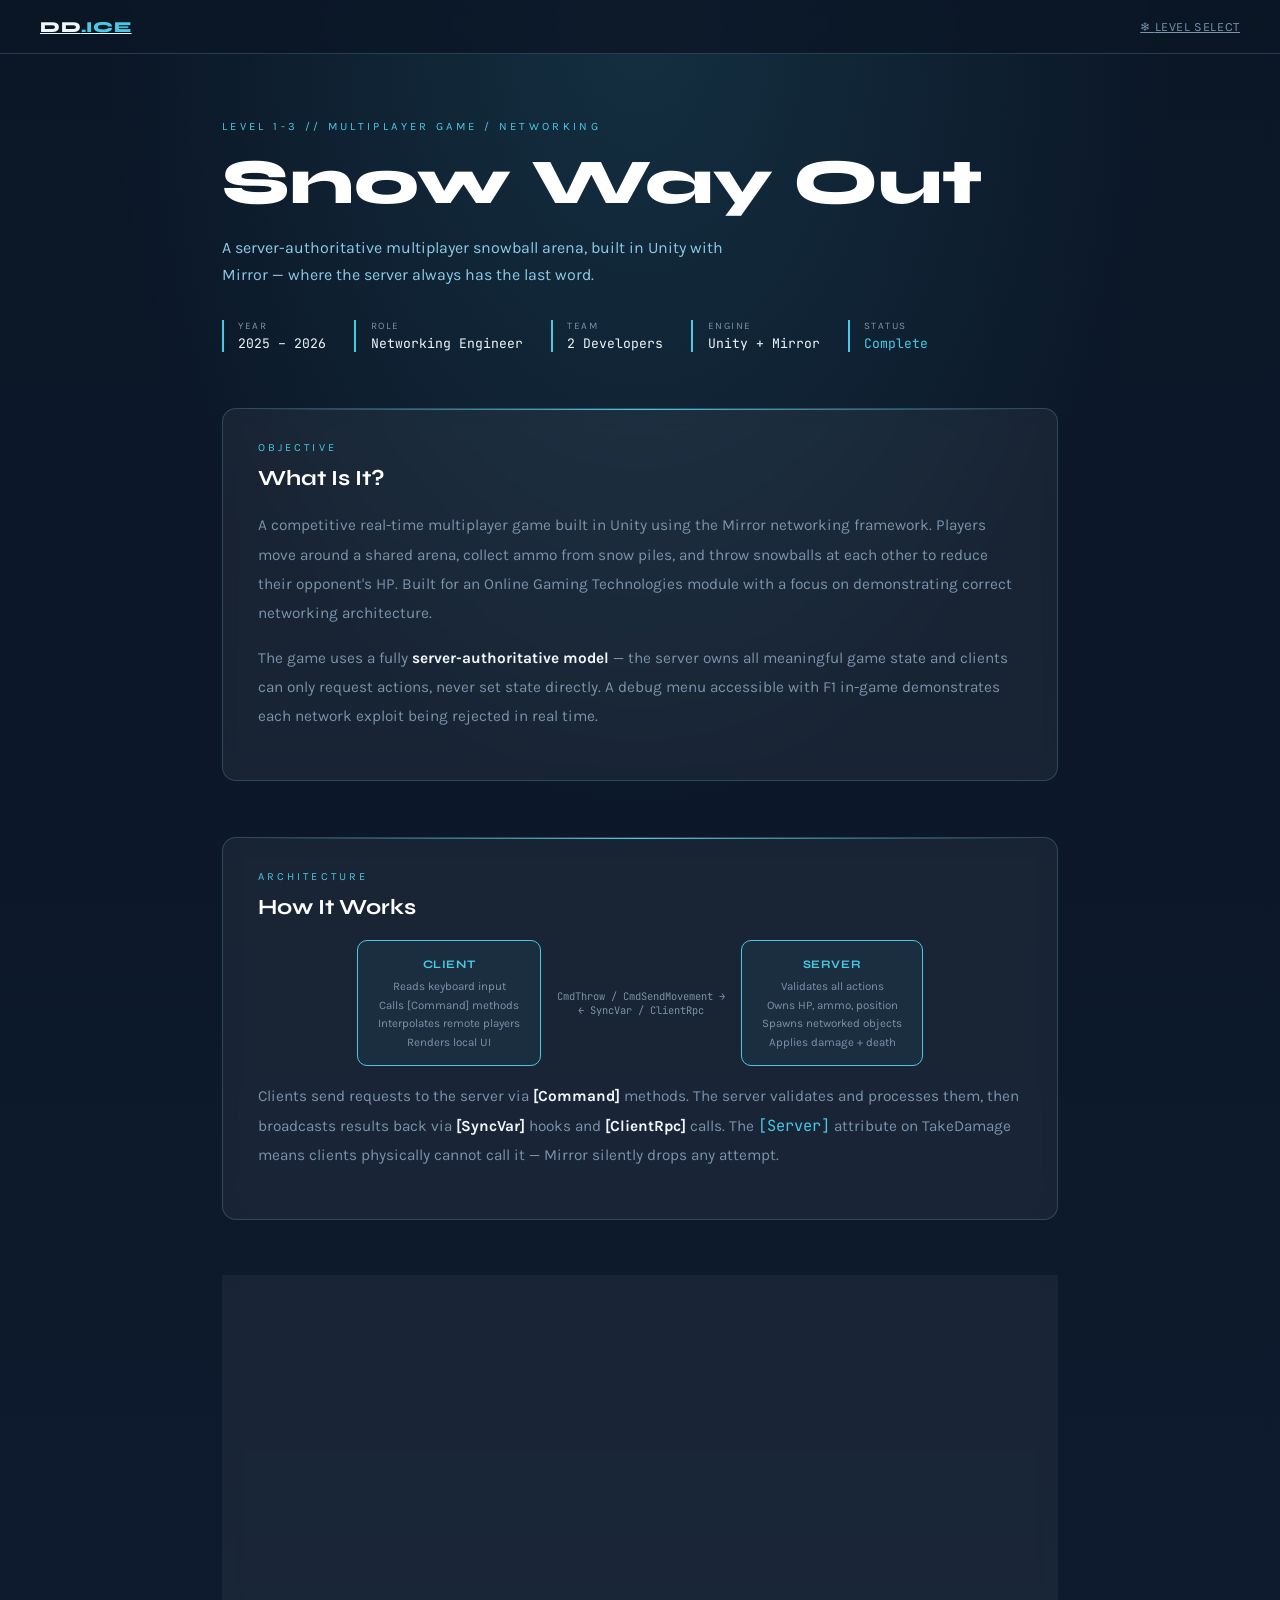
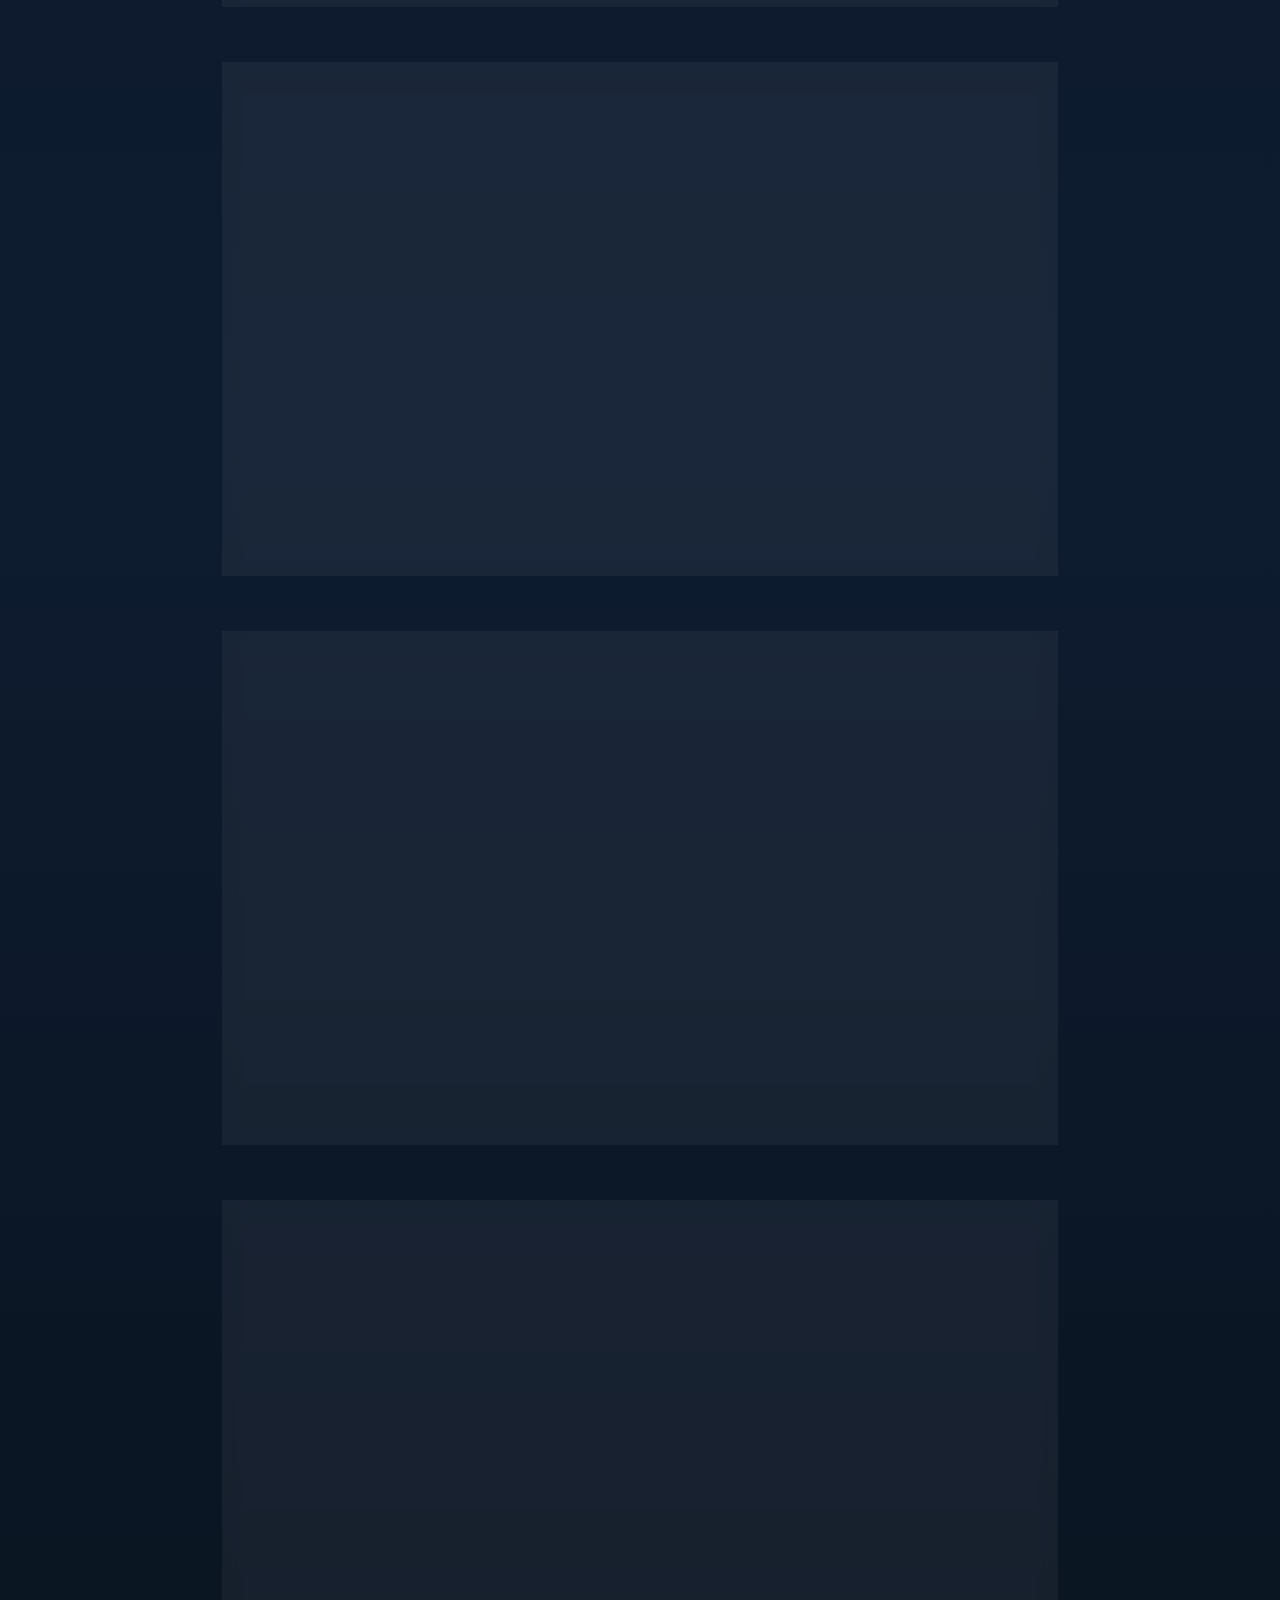
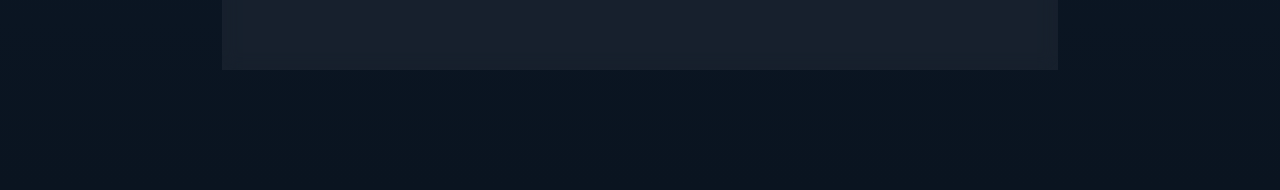
<file: docs/project3.html>
<!DOCTYPE html>
<html lang="en">
<head>
<meta charset="UTF-8"/>
<meta name="viewport" content="width=device-width, initial-scale=1.0"/>
<title>Snow Way Out — Danny Delaney</title>
<link href="https://fonts.googleapis.com/css2?family=Syne:wght@600;700;800&family=Karla:wght@400;500;600&family=JetBrains+Mono:wght@400;500&display=swap" rel="stylesheet"/>
<style>
  :root{
    --bg:#0b1626; --bg2:#0f1f34; --frost:#eef6fb; --ice:#8ecae6; --ice2:#48cae4;
    --coral:#ef476f; --dim:#7b93ac; --line:rgba(142,202,230,.22);
  }
  *,*::before,*::after{box-sizing:border-box;margin:0;padding:0;}
  html{scroll-behavior:smooth;}
  body{
    background:
      radial-gradient(ellipse 70% 40% at 50% 0%, rgba(72,202,228,.14), transparent 60%),
      linear-gradient(180deg,#0b1626 0%, #0e1c30 60%, #0a1420 100%);
    color:var(--frost);font-family:'Karla',sans-serif;overflow-x:hidden;position:relative;
  }
  a{color:inherit;}
  .disp{font-family:'Syne',sans-serif;}

  /* falling snow */
  .snowfall{position:fixed;inset:0;pointer-events:none;z-index:0;overflow:hidden;}
  .flake{
    position:absolute;top:-5%;color:rgba(238,246,251,.55);font-size:.8rem;
    animation:fall linear infinite;
  }
  @keyframes fall{
    to{transform:translateY(115vh) translateX(20px);}
  }

  nav{
    position:fixed;top:0;left:0;right:0;z-index:100;
    display:flex;justify-content:space-between;align-items:center;
    padding:1.1rem 2.5rem;background:rgba(11,22,38,.82);border-bottom:1px solid var(--line);
    backdrop-filter:blur(10px);
  }
  .nav-logo{font-family:'Syne',sans-serif;font-weight:800;font-size:.95rem;color:var(--frost);letter-spacing:.05em;}
  .nav-logo span{color:var(--ice2);}
  .nav-back{font-size:.78rem;color:var(--dim);letter-spacing:.05em;text-transform:uppercase;transition:color .15s;}
  .nav-back:hover{color:var(--ice2);}
  .nav-back::before{content:'❄ ';}

  main{position:relative;z-index:1;max-width:900px;margin:0 auto;padding:7.5rem 2rem 4rem;}

  /* HERO */
  .hero-tag{font-size:.7rem;letter-spacing:.3em;text-transform:uppercase;color:var(--ice2);margin-bottom:1rem;}
  .hero-title{
    font-family:'Syne',sans-serif;font-weight:800;font-size:clamp(2rem,7vw,4rem);
    line-height:1.05;color:#fff;
  }
  .hero-tagline{font-size:1rem;color:var(--ice);margin-top:1.1rem;max-width:520px;line-height:1.7;}
  .stat-row{display:flex;flex-wrap:wrap;gap:1.75rem;margin-top:2rem;}
  .stat-chip{padding-left:.9rem;border-left:2px solid var(--ice2);}
  .stat-label{font-size:.62rem;color:var(--dim);letter-spacing:.15em;text-transform:uppercase;margin-bottom:.25rem;}
  .stat-val{font-family:'JetBrains Mono',monospace;font-size:.82rem;color:var(--frost);}

  /* FROSTED PANEL */
  .frost-panel{
    background:rgba(238,246,251,.05);
    border:1px solid var(--line);
    border-radius:14px;
    padding:2rem 2.2rem;
    margin:3.5rem 0;
    backdrop-filter:blur(8px);
    position:relative;
  }
  .frost-panel::before{
    content:'';position:absolute;top:0;left:1.5rem;right:1.5rem;height:1px;
    background:linear-gradient(90deg,transparent,var(--ice2),transparent);
  }
  .block-eyebrow{font-size:.68rem;letter-spacing:.28em;text-transform:uppercase;color:var(--ice2);margin-bottom:.7rem;}
  .block-title{font-family:'Syne',sans-serif;font-weight:700;font-size:1.35rem;color:#fff;margin-bottom:1.25rem;}
  p.body-text{font-size:.96rem;color:var(--dim);line-height:1.9;margin-bottom:1rem;}
  p.body-text strong{color:var(--frost);}

  /* ARCHITECTURE */
  .ice-flow{display:flex;flex-wrap:wrap;align-items:center;gap:1rem;justify-content:center;text-align:center;margin-bottom:1rem;}
  .ice-node{
    border:1px solid var(--ice2);border-radius:10px;padding:1rem 1.25rem;background:rgba(72,202,228,.06);min-width:170px;
  }
  .ice-node-label{font-family:'Syne',sans-serif;font-weight:700;font-size:.72rem;color:var(--ice2);margin-bottom:.5rem;letter-spacing:.05em;}
  .ice-node ul{list-style:none;display:flex;flex-direction:column;gap:.3rem;}
  .ice-node ul li{color:var(--dim);font-size:.72rem;}
  .ice-arrow{font-family:'JetBrains Mono',monospace;font-size:.65rem;color:var(--dim);}

  /* LOADOUT */
  .loadout-grid{display:grid;grid-template-columns:repeat(auto-fill,minmax(170px,1fr));gap:1rem;}
  .loadout-item{
    background:rgba(255,255,255,.03);border:1px solid var(--line);border-radius:10px;padding:1rem 1.1rem;
    position:relative;overflow:hidden;
  }
  .loadout-item::after{content:'❄';position:absolute;top:.4rem;right:.6rem;font-size:.7rem;color:rgba(142,202,230,.35);}
  .loadout-name{font-family:'Syne',sans-serif;font-weight:700;font-size:.78rem;color:#fff;margin-bottom:.35rem;}
  .loadout-desc{font-size:.72rem;color:var(--dim);line-height:1.5;}

  /* ACHIEVEMENTS */
  .achv-list{list-style:none;display:flex;flex-direction:column;gap:.85rem;}
  .achv-list li{font-size:.92rem;color:var(--dim);line-height:1.6;padding-left:1.6rem;position:relative;}
  .achv-list li::before{content:'❄';position:absolute;left:0;color:var(--ice2);font-size:.85rem;}

  /* BOSS FIGHT — frost crack panel */
  .boss-panel{border-color:rgba(239,71,111,.4);}
  .boss-panel::before{background:linear-gradient(90deg,transparent,var(--coral),transparent);}
  .boss-label{font-family:'Syne',sans-serif;font-weight:700;font-size:.72rem;color:var(--coral);letter-spacing:.1em;margin-bottom:.8rem;}
  .boss-label::before{content:'⚠ ';}

  /* SECURITY TABLE */
  .ice-table{width:100%;border-collapse:collapse;}
  .ice-table th{
    font-size:.62rem;letter-spacing:.15em;text-transform:uppercase;color:var(--ice2);
    text-align:left;padding:.7rem .8rem;border-bottom:1px solid var(--line);
  }
  .ice-table td{
    font-size:.78rem;color:var(--dim);padding:.85rem .8rem;border-bottom:1px solid rgba(142,202,230,.1);
    vertical-align:top;line-height:1.65;
  }
  .ice-table td:first-child{color:var(--coral);white-space:nowrap;font-weight:600;}
  .ice-table td:last-child{color:var(--frost);}

  /* CONTRIBUTION SPLIT */
  .contrib-split{display:grid;grid-template-columns:1fr 1fr;gap:1.25rem;}
  .contrib-box{background:rgba(255,255,255,.03);border:1px solid var(--line);border-radius:10px;padding:1.5rem;}
  .contrib-box.mine{border-color:var(--ice2);}
  .contrib-title{font-family:'Syne',sans-serif;font-weight:700;font-size:.8rem;color:var(--ice2);margin-bottom:.9rem;}
  .contrib-box.partner .contrib-title{color:var(--dim);}
  .contrib-box ul{list-style:none;display:flex;flex-direction:column;gap:.4rem;}
  .contrib-box ul li{font-size:.75rem;color:var(--dim);padding-left:1rem;position:relative;line-height:1.55;}
  .contrib-box ul li::before{content:'·';position:absolute;left:0;color:var(--ice2);}

  /* CTA */
  .cta-row{display:flex;gap:1rem;flex-wrap:wrap;margin-top:2.5rem;}
  .ice-btn{
    font-family:'Syne',sans-serif;font-weight:700;font-size:.78rem;letter-spacing:.02em;
    color:#08131f;background:var(--ice2);border-radius:999px;padding:.85rem 1.6rem;
    text-decoration:none;display:inline-flex;align-items:center;gap:.5rem;
  }
  .ice-btn.ghost{background:transparent;color:var(--frost);border:1px solid var(--line);}

  @media (max-width:768px){
    nav{padding:1rem 1.25rem;}
    main{padding:6rem 1.25rem 3rem;}
    .frost-panel{padding:1.5rem 1.3rem;margin:2.25rem 0;}
    .ice-flow{flex-direction:column;}
    .contrib-split{grid-template-columns:1fr;}
    .ice-table{font-size:.65rem;}
  }
</style>
</head>
<body>

<div class="snowfall" id="snowfall"></div>

<nav>
  <a href="index.html" class="nav-logo">DD<span>.ICE</span></a>
  <a href="index.html" class="nav-back">Level Select</a>
</nav>

<main>

  <p class="hero-tag">Level 1-3 // Multiplayer Game / Networking</p>
  <h1 class="hero-title">Snow Way Out</h1>
  <p class="hero-tagline">A server-authoritative multiplayer snowball arena, built in Unity with Mirror — where the server always has the last word.</p>
  <div class="stat-row">
    <div class="stat-chip"><div class="stat-label">Year</div><div class="stat-val">2025 – 2026</div></div>
    <div class="stat-chip"><div class="stat-label">Role</div><div class="stat-val">Networking Engineer</div></div>
    <div class="stat-chip"><div class="stat-label">Team</div><div class="stat-val">2 Developers</div></div>
    <div class="stat-chip"><div class="stat-label">Engine</div><div class="stat-val">Unity + Mirror</div></div>
    <div class="stat-chip"><div class="stat-label">Status</div><div class="stat-val" style="color:var(--ice2);">Complete</div></div>
  </div>

  <div class="frost-panel">
    <p class="block-eyebrow">Objective</p>
    <h2 class="block-title">What Is It?</h2>
    <p class="body-text">
      A competitive real-time multiplayer game built in Unity using the Mirror networking
      framework. Players move around a shared arena, collect ammo from snow piles, and throw
      snowballs at each other to reduce their opponent's HP. Built for an Online Gaming
      Technologies module with a focus on demonstrating correct networking architecture.
    </p>
    <p class="body-text">
      The game uses a fully <strong>server-authoritative model</strong> — the server owns all
      meaningful game state and clients can only request actions, never set state directly.
      A debug menu accessible with F1 in-game demonstrates each network exploit being rejected
      in real time.
    </p>
  </div>

  <div class="frost-panel">
    <p class="block-eyebrow">Architecture</p>
    <h2 class="block-title">How It Works</h2>
    <div class="ice-flow">
      <div class="ice-node">
        <div class="ice-node-label">CLIENT</div>
        <ul><li>Reads keyboard input</li><li>Calls [Command] methods</li><li>Interpolates remote players</li><li>Renders local UI</li></ul>
      </div>
      <div class="ice-arrow">CmdThrow / CmdSendMovement →<br/>← SyncVar / ClientRpc</div>
      <div class="ice-node">
        <div class="ice-node-label">SERVER</div>
        <ul><li>Validates all actions</li><li>Owns HP, ammo, position</li><li>Spawns networked objects</li><li>Applies damage + death</li></ul>
      </div>
    </div>
    <p class="body-text">
      Clients send requests to the server via <strong>[Command]</strong> methods. The server
      validates and processes them, then broadcasts results back via <strong>[SyncVar]</strong>
      hooks and <strong>[ClientRpc]</strong> calls. The <span style="font-family:'JetBrains Mono',monospace;color:var(--ice2);">[Server]</span>
      attribute on TakeDamage means clients physically cannot call it — Mirror silently drops
      any attempt.
    </p>
  </div>

  <div class="frost-panel">
    <p class="block-eyebrow">Loadout</p>
    <h2 class="block-title">Tech Stack</h2>
    <div class="loadout-grid">
      <div class="loadout-item"><div class="loadout-name">Unity</div><div class="loadout-desc">Game engine, physics, rendering</div></div>
      <div class="loadout-item"><div class="loadout-name">Mirror</div><div class="loadout-desc">Open-source Unity networking</div></div>
      <div class="loadout-item"><div class="loadout-name">C#</div><div class="loadout-desc">Core language throughout</div></div>
      <div class="loadout-item"><div class="loadout-name">SyncVar</div><div class="loadout-desc">Server-to-client state replication</div></div>
      <div class="loadout-item"><div class="loadout-name">ClientRpc</div><div class="loadout-desc">Server broadcast calls</div></div>
      <div class="loadout-item"><div class="loadout-name">TargetRpc</div><div class="loadout-desc">Per-client correction messages</div></div>
    </div>
  </div>

  <div class="frost-panel">
    <p class="block-eyebrow">Achievements</p>
    <h2 class="block-title">What Was Built</h2>
    <ul class="achv-list">
      <li>Server-authoritative game loop — HP, ammo, position and death state all owned and validated server-side</li>
      <li>Threshold-based movement sync that only fires CmdSendMovement when position changes by 0.2+ units, rotation by 5+ degrees, or 100ms has elapsed — eliminating redundant packets</li>
      <li>Client-side interpolation using exponential decay Lerp/Slerp so remote players move smoothly regardless of frame rate or packet timing</li>
      <li>Four server-side security patches: teleport rejection with TargetRpc position correction, rapid-fire cooldown, zero-ammo throw prevention, and name-length clamping</li>
      <li>Full respawn system — server resets state, broadcasts position to all clients, snaps local tracking</li>
      <li>Snow pile ammo refill via trigger collision, verified server-side with CmdRefillAmmo</li>
      <li>Death overlay UI driven by RpcOnDeath broadcast, respawn button wired back through CmdRequestRespawn</li>
      <li>F1 in-game debug menu demonstrating each exploit being rejected with real-time console feedback</li>
    </ul>
  </div>

  <div class="frost-panel boss-panel">
    <p class="boss-label">Boss Fight — Exploits Defeated</p>
    <h2 class="block-title">Four Vulnerabilities, Patched Server-Side</h2>
    <table class="ice-table">
      <thead><tr><th>Attack</th><th>Vulnerability</th><th>Patch</th></tr></thead>
      <tbody>
        <tr>
          <td>Teleport cheat</td>
          <td>CmdSendMovement accepted any position with no range check</td>
          <td>Server measures distance from last accepted position. Moves beyond the threshold are rejected and the client is snapped back via TargetRpc</td>
        </tr>
        <tr>
          <td>Rapid-fire throw</td>
          <td>throwCooldown was enforced client-side only — calling CmdThrow directly bypassed it</td>
          <td>Server maintains _serverNextThrowTime independently. CmdThrow returns early if called before cooldown expires</td>
        </tr>
        <tr>
          <td>Zero-ammo throw</td>
          <td>Server never checked ammo — a client with 0 ammo could still call CmdThrow</td>
          <td>Server maintains _serverAmmo separately from the client UI counter. CmdThrow is rejected if _serverAmmo is zero</td>
        </tr>
        <tr>
          <td>Oversized name</td>
          <td>CmdSetupPlayer accepted strings of any length, wasting bandwidth and breaking UI</td>
          <td>Name length is clamped server-side in CmdSetupPlayer — oversized names are rejected with a warning logged to the connection</td>
        </tr>
      </tbody>
    </table>
  </div>

  <div class="frost-panel">
    <p class="block-eyebrow">Party</p>
    <h2 class="block-title">My Role</h2>
    <div class="contrib-split">
      <div class="contrib-box mine">
        <div class="contrib-title">Danny Delaney — Networking</div>
        <ul>
          <li>Threshold-based movement sync system</li>
          <li>SyncVar replication for position and rotation</li>
          <li>Client-side interpolation with exponential decay</li>
          <li>All four server-side security patches</li>
          <li>TargetRpc position correction on exploit rejection</li>
          <li>Respawn system networking and state reset</li>
          <li>Technical report documenting the full architecture</li>
        </ul>
      </div>
      <div class="contrib-box partner">
        <div class="contrib-title">Steven Kelly — Gameplay</div>
        <ul>
          <li>Core player controller and movement</li>
          <li>Snowball physics and projectile system</li>
          <li>HP system and damage handling</li>
          <li>Snow pile ammo pickups</li>
          <li>Scene setup and environment</li>
        </ul>
      </div>
    </div>
    <div class="cta-row">
      <a href="https://github.com/Danny-delaney/SnowWayOut" target="_blank" class="ice-btn">▶ View Repository</a>
      <a href="index.html" class="ice-btn ghost">◀ Level Select</a>
    </div>
  </div>

</main>

<script>
  (function(){
    var wrap = document.getElementById('snowfall');
    var count = window.innerWidth < 640 ? 20 : 38;
    for (var i=0;i<count;i++){
      var f = document.createElement('span');
      f.className='flake';
      f.textContent='❄';
      f.style.left = (Math.random()*100)+'%';
      f.style.fontSize = (0.5+Math.random()*0.9)+'rem';
      f.style.opacity = 0.25+Math.random()*0.5;
      f.style.animationDuration = (8+Math.random()*12)+'s';
      f.style.animationDelay = (Math.random()*10)+'s';
      wrap.appendChild(f);
    }
  })();
</script>

</body>
</html>
</file>
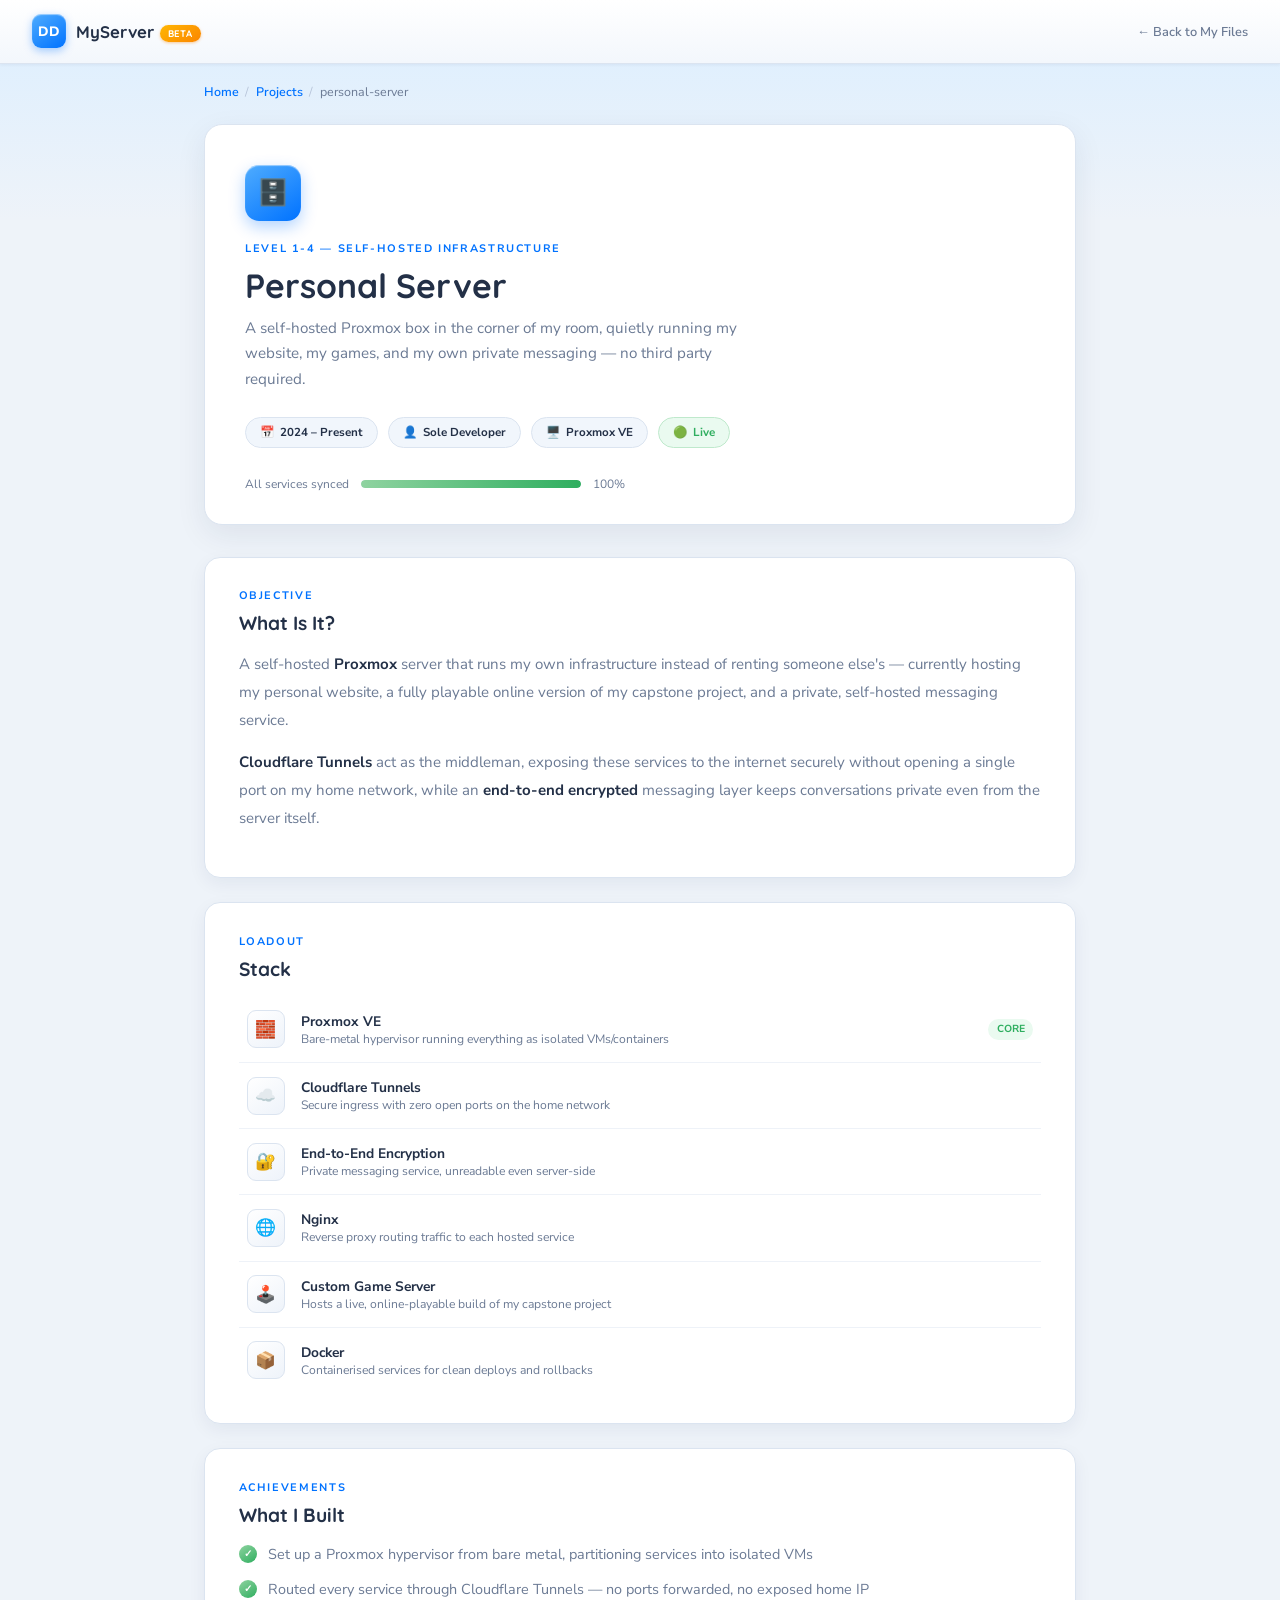
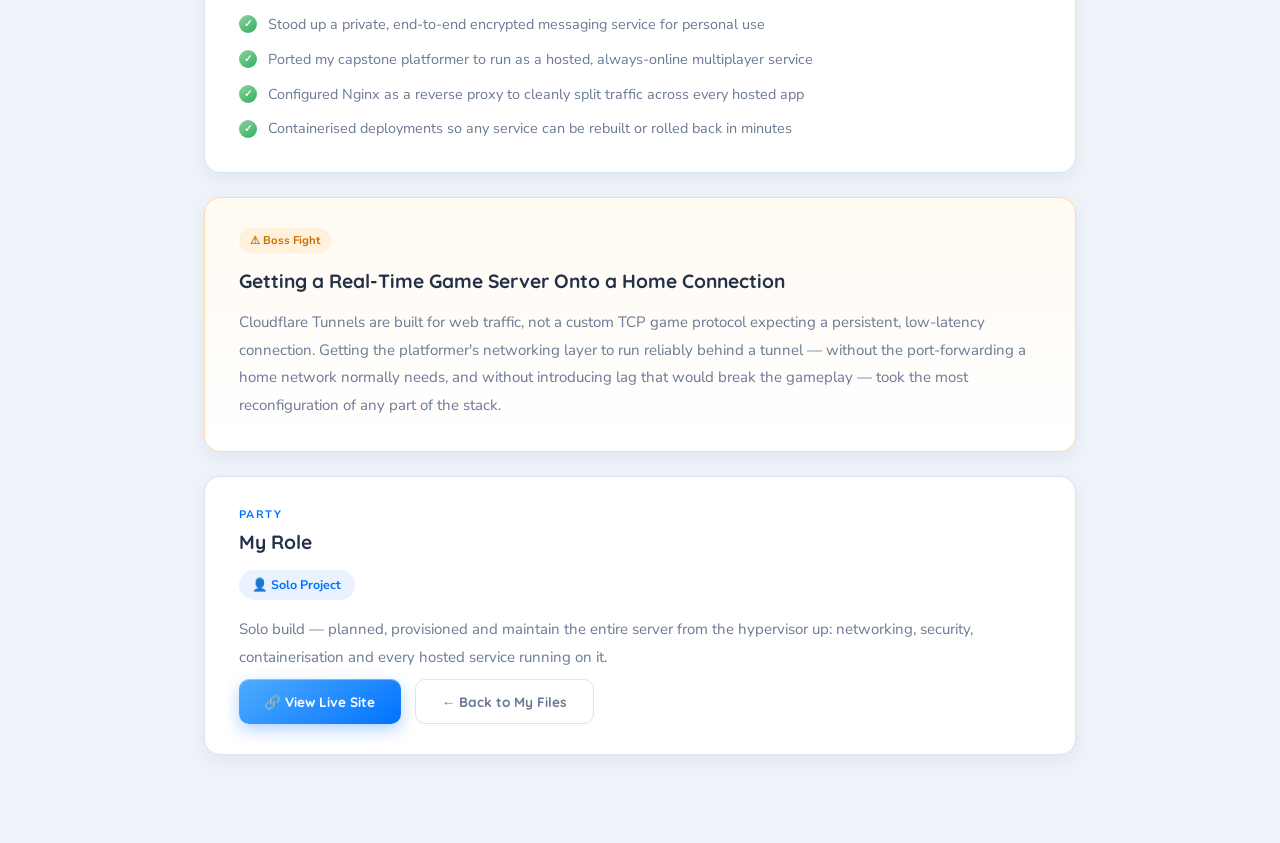
<file: docs/project4.html>
<!DOCTYPE html>
<html lang="en">
<head>
<meta charset="UTF-8"/>
<meta name="viewport" content="width=device-width, initial-scale=1.0"/>
<title>Personal Server — Danny Delaney</title>
<link href="https://fonts.googleapis.com/css2?family=Quicksand:wght@500;600;700&family=Nunito+Sans:wght@400;600;700&display=swap" rel="stylesheet"/>
<style>
  :root{
    --bg:#eef3f9; --bg2:#ffffff; --blue1:#4facfe; --blue2:#0072ff; --green1:#8fd3a0; --green2:#2fae5f;
    --ink:#233047; --dim:#6b7a94; --line:#dbe4f0; --gold:#ffb703;
  }
  *,*::before,*::after{box-sizing:border-box;margin:0;padding:0;}
  html{scroll-behavior:smooth;}
  body{
    background:linear-gradient(180deg,#dbeeff 0%, #eef3f9 220px, #eef3f9 100%);
    color:var(--ink);font-family:'Nunito Sans',sans-serif;overflow-x:hidden;
  }
  a{color:inherit;text-decoration:none;}
  .disp{font-family:'Quicksand',sans-serif;}

  /* TOP BAR */
  .topbar{
    background:linear-gradient(180deg,#ffffff,#f3f7fc);
    border-bottom:1px solid var(--line);
    padding:.9rem 2rem;display:flex;align-items:center;justify-content:space-between;
    box-shadow:0 1px 3px rgba(20,40,80,.06);
    position:sticky;top:0;z-index:50;
  }
  .brand{display:flex;align-items:center;gap:.6rem;}
  .brand-badge{
    width:34px;height:34px;border-radius:9px;
    background:linear-gradient(145deg,var(--blue1),var(--blue2));
    display:flex;align-items:center;justify-content:center;color:#fff;font-weight:800;font-size:.85rem;
    box-shadow:0 3px 8px rgba(0,114,255,.35), inset 0 1px 1px rgba(255,255,255,.5);
  }
  .brand-name{font-family:'Quicksand',sans-serif;font-weight:700;font-size:1.05rem;color:var(--ink);}
  .beta-pill{
    font-size:.6rem;font-weight:700;color:#fff;background:linear-gradient(145deg,#ffb703,#fb8500);
    padding:.15rem .5rem;border-radius:999px;letter-spacing:.05em;margin-left:.4rem;vertical-align:middle;
    box-shadow:0 1px 3px rgba(251,133,0,.4);
  }
  .top-actions a{
    font-size:.8rem;color:var(--dim);font-weight:600;
  }
  .top-actions a:hover{color:var(--blue2);}

  /* BREADCRUMBS */
  .breadcrumbs{
    max-width:920px;margin:0 auto;padding:1.2rem 1.5rem 0;
    display:flex;align-items:center;gap:.4rem;font-size:.78rem;color:var(--dim);flex-wrap:wrap;
  }
  .breadcrumbs a{color:var(--blue2);font-weight:600;}
  .breadcrumbs .sep{color:#b7c4d9;}

  main{max-width:920px;margin:0 auto;padding:1.5rem 1.5rem 4rem;}

  /* HERO CARD */
  .hero-card{
    background:var(--bg2);border-radius:18px;border:1px solid var(--line);
    box-shadow:0 10px 30px rgba(20,40,80,.08);
    padding:2.5rem 2.5rem 2rem;margin-bottom:2rem;position:relative;overflow:hidden;
  }
  .hero-card::before{
    content:'';position:absolute;top:-60%;left:-10%;width:120%;height:100%;
    background:linear-gradient(180deg, rgba(255,255,255,.6), transparent 60%);
    pointer-events:none;
  }
  .file-icon-big{
    width:56px;height:56px;border-radius:14px;
    background:linear-gradient(145deg,var(--blue1),var(--blue2));
    display:flex;align-items:center;justify-content:center;font-size:1.6rem;color:#fff;
    box-shadow:0 6px 16px rgba(0,114,255,.3), inset 0 1px 1px rgba(255,255,255,.5);
    margin-bottom:1.25rem;
  }
  .hero-title{font-family:'Quicksand',sans-serif;font-weight:700;font-size:clamp(1.5rem,4.5vw,2.1rem);color:var(--ink);}
  .hero-tagline{color:var(--dim);font-size:.95rem;margin-top:.6rem;max-width:520px;line-height:1.7;}
  .meta-pills{display:flex;flex-wrap:wrap;gap:.6rem;margin-top:1.5rem;}
  .meta-pill{
    background:#f1f6fc;border:1px solid var(--line);border-radius:999px;padding:.4rem .9rem;
    font-size:.72rem;color:var(--dim);font-weight:600;display:flex;align-items:center;gap:.35rem;
  }
  .meta-pill b{color:var(--ink);}
  .meta-pill.status{background:#eafaf0;border-color:#bfe9cc;color:#2fae5f;}
  .meta-pill.status b{color:#2fae5f;}

  /* SYNC BAR flourish */
  .sync-row{
    margin-top:1.75rem;display:flex;align-items:center;gap:.75rem;font-size:.75rem;color:var(--dim);
  }
  .sync-bar{flex:1;height:8px;border-radius:99px;background:#e4ecf7;overflow:hidden;max-width:220px;}
  .sync-fill{height:100%;width:100%;background:linear-gradient(90deg,var(--green1),var(--green2));border-radius:99px;}

  /* SECTION CARD */
  .card{
    background:var(--bg2);border-radius:16px;border:1px solid var(--line);
    box-shadow:0 6px 18px rgba(20,40,80,.06);
    padding:1.9rem 2.1rem;margin-bottom:1.5rem;
  }
  .card-eyebrow{font-size:.68rem;letter-spacing:.15em;text-transform:uppercase;color:var(--blue2);font-weight:700;margin-bottom:.5rem;}
  .card-title{font-family:'Quicksand',sans-serif;font-weight:700;font-size:1.2rem;color:var(--ink);margin-bottom:1rem;}
  p.body-text{font-size:.94rem;color:var(--dim);line-height:1.85;margin-bottom:.9rem;}
  p.body-text strong{color:var(--ink);}

  /* FILE ROWS (tech stack) */
  .file-table{display:flex;flex-direction:column;}
  .file-table-row{
    display:flex;align-items:center;gap:1rem;padding:.85rem .5rem;border-bottom:1px solid #eef2f8;
  }
  .file-table-row:last-child{border-bottom:none;}
  .ft-icon{
    width:38px;height:38px;border-radius:9px;flex-shrink:0;
    background:linear-gradient(145deg,#fff,#eef3fa);border:1px solid var(--line);
    display:flex;align-items:center;justify-content:center;font-size:1.05rem;
  }
  .ft-name{font-weight:700;font-size:.86rem;color:var(--ink);}
  .ft-desc{font-size:.76rem;color:var(--dim);}
  .ft-badge{
    margin-left:auto;font-size:.64rem;font-weight:700;color:#2fae5f;background:#eafaf0;
    padding:.2rem .55rem;border-radius:999px;flex-shrink:0;
  }

  /* ACHIEVEMENTS / UPLOADS LIST */
  .upload-list{list-style:none;display:flex;flex-direction:column;gap:.7rem;}
  .upload-list li{
    display:flex;align-items:flex-start;gap:.7rem;font-size:.9rem;color:var(--dim);line-height:1.65;
  }
  .upload-check{
    width:18px;height:18px;border-radius:50%;flex-shrink:0;margin-top:.15rem;
    background:linear-gradient(145deg,var(--green1),var(--green2));
    display:flex;align-items:center;justify-content:center;color:#fff;font-size:.6rem;font-weight:900;
  }

  /* BOSS FIGHT — error/notice bubble */
  .notice-card{border-color:#ffd9a8;background:linear-gradient(180deg,#fffaf2,#ffffff);}
  .notice-label{
    display:inline-flex;align-items:center;gap:.4rem;font-size:.7rem;font-weight:700;color:#c96f00;
    background:#fff1dc;padding:.3rem .7rem;border-radius:999px;margin-bottom:1rem;
  }

  /* CONTRIBUTION */
  .role-badge{
    display:inline-flex;align-items:center;gap:.5rem;background:#eaf2ff;color:var(--blue2);
    font-weight:700;font-size:.78rem;padding:.4rem .85rem;border-radius:999px;margin-bottom:1rem;
  }

  /* CTA */
  .cta-row{display:flex;gap:.9rem;flex-wrap:wrap;margin-top:.5rem;}
  .web2-btn{
    font-family:'Quicksand',sans-serif;font-weight:700;font-size:.85rem;
    color:#fff;background:linear-gradient(145deg,var(--blue1),var(--blue2));
    padding:.8rem 1.6rem;border-radius:10px;
    box-shadow:0 6px 16px rgba(0,114,255,.3), inset 0 1px 1px rgba(255,255,255,.4);
    display:inline-flex;align-items:center;gap:.5rem;transition:transform .1s;
  }
  .web2-btn:hover{transform:translateY(-2px);}
  .web2-btn.ghost{
    background:#fff;color:var(--dim);border:1px solid var(--line);box-shadow:none;
  }
  .web2-btn.ghost:hover{color:var(--ink);border-color:#b7c4d9;}

  @media (max-width:640px){
    .topbar{padding:.8rem 1.1rem;}
    main{padding:1.1rem 1.1rem 3rem;}
    .hero-card{padding:1.75rem 1.5rem 1.5rem;}
    .card{padding:1.5rem 1.4rem;}
  }
</style>
</head>
<body>

<div class="topbar">
  <div class="brand">
    <div class="brand-badge">DD</div>
    <span class="brand-name">MyServer<span class="beta-pill">BETA</span></span>
  </div>
  <div class="top-actions"><a href="index.html">← Back to My Files</a></div>
</div>

<div class="breadcrumbs">
  <a href="index.html">Home</a><span class="sep">/</span>
  <a href="index.html">Projects</a><span class="sep">/</span>
  <span>personal-server</span>
</div>

<main>

  <div class="hero-card">
    <div class="file-icon-big">🗄️</div>
    <p class="card-eyebrow">Level 1-4 — Self-Hosted Infrastructure</p>
    <h1 class="hero-title">Personal Server</h1>
    <p class="hero-tagline">A self-hosted Proxmox box in the corner of my room, quietly running my website, my games, and my own private messaging — no third party required.</p>
    <div class="meta-pills">
      <div class="meta-pill">📅 <b>2024 – Present</b></div>
      <div class="meta-pill">👤 <b>Sole Developer</b></div>
      <div class="meta-pill">🖥️ <b>Proxmox VE</b></div>
      <div class="meta-pill status">🟢 <b>Live</b></div>
    </div>
    <div class="sync-row">
      <span>All services synced</span>
      <div class="sync-bar"><div class="sync-fill"></div></div>
      <span>100%</span>
    </div>
  </div>

  <div class="card">
    <p class="card-eyebrow">Objective</p>
    <h2 class="card-title">What Is It?</h2>
    <p class="body-text">
      A self-hosted <strong>Proxmox</strong> server that runs my own infrastructure instead of
      renting someone else's — currently hosting my personal website, a fully playable online
      version of my capstone project, and a private, self-hosted messaging service.
    </p>
    <p class="body-text">
      <strong>Cloudflare Tunnels</strong> act as the middleman, exposing these services to the
      internet securely without opening a single port on my home network, while an
      <strong>end-to-end encrypted</strong> messaging layer keeps conversations private even
      from the server itself.
    </p>
  </div>

  <div class="card">
    <p class="card-eyebrow">Loadout</p>
    <h2 class="card-title">Stack</h2>
    <div class="file-table">
      <div class="file-table-row"><div class="ft-icon">🧱</div><div><div class="ft-name">Proxmox VE</div><div class="ft-desc">Bare-metal hypervisor running everything as isolated VMs/containers</div></div><div class="ft-badge">CORE</div></div>
      <div class="file-table-row"><div class="ft-icon">☁️</div><div><div class="ft-name">Cloudflare Tunnels</div><div class="ft-desc">Secure ingress with zero open ports on the home network</div></div></div>
      <div class="file-table-row"><div class="ft-icon">🔐</div><div><div class="ft-name">End-to-End Encryption</div><div class="ft-desc">Private messaging service, unreadable even server-side</div></div></div>
      <div class="file-table-row"><div class="ft-icon">🌐</div><div><div class="ft-name">Nginx</div><div class="ft-desc">Reverse proxy routing traffic to each hosted service</div></div></div>
      <div class="file-table-row"><div class="ft-icon">🕹️</div><div><div class="ft-name">Custom Game Server</div><div class="ft-desc">Hosts a live, online-playable build of my capstone project</div></div></div>
      <div class="file-table-row"><div class="ft-icon">📦</div><div><div class="ft-name">Docker</div><div class="ft-desc">Containerised services for clean deploys and rollbacks</div></div></div>
    </div>
  </div>

  <div class="card">
    <p class="card-eyebrow">Achievements</p>
    <h2 class="card-title">What I Built</h2>
    <ul class="upload-list">
      <li><span class="upload-check">✓</span>Set up a Proxmox hypervisor from bare metal, partitioning services into isolated VMs</li>
      <li><span class="upload-check">✓</span>Routed every service through Cloudflare Tunnels — no ports forwarded, no exposed home IP</li>
      <li><span class="upload-check">✓</span>Stood up a private, end-to-end encrypted messaging service for personal use</li>
      <li><span class="upload-check">✓</span>Ported my capstone platformer to run as a hosted, always-online multiplayer service</li>
      <li><span class="upload-check">✓</span>Configured Nginx as a reverse proxy to cleanly split traffic across every hosted app</li>
      <li><span class="upload-check">✓</span>Containerised deployments so any service can be rebuilt or rolled back in minutes</li>
    </ul>
  </div>

  <div class="card notice-card">
    <span class="notice-label">⚠ Boss Fight</span>
    <h2 class="card-title">Getting a Real-Time Game Server Onto a Home Connection</h2>
    <p class="body-text" style="margin-bottom:0;">
      Cloudflare Tunnels are built for web traffic, not a custom TCP game protocol expecting a
      persistent, low-latency connection. Getting the platformer's networking layer to run
      reliably behind a tunnel — without the port-forwarding a home network normally needs, and
      without introducing lag that would break the gameplay — took the most reconfiguration of
      any part of the stack.
    </p>
  </div>

  <div class="card">
    <p class="card-eyebrow">Party</p>
    <h2 class="card-title">My Role</h2>
    <div class="role-badge">👤 Solo Project</div>
    <p class="body-text" style="margin-bottom:0;">
      Solo build — planned, provisioned and maintain the entire server from the hypervisor up:
      networking, security, containerisation and every hosted service running on it.
    </p>
    <div class="cta-row">
      <a href="#" class="web2-btn">🔗 View Live Site</a>
      <a href="index.html" class="web2-btn ghost">← Back to My Files</a>
    </div>
  </div>

</main>

</body>
</html>
</file>
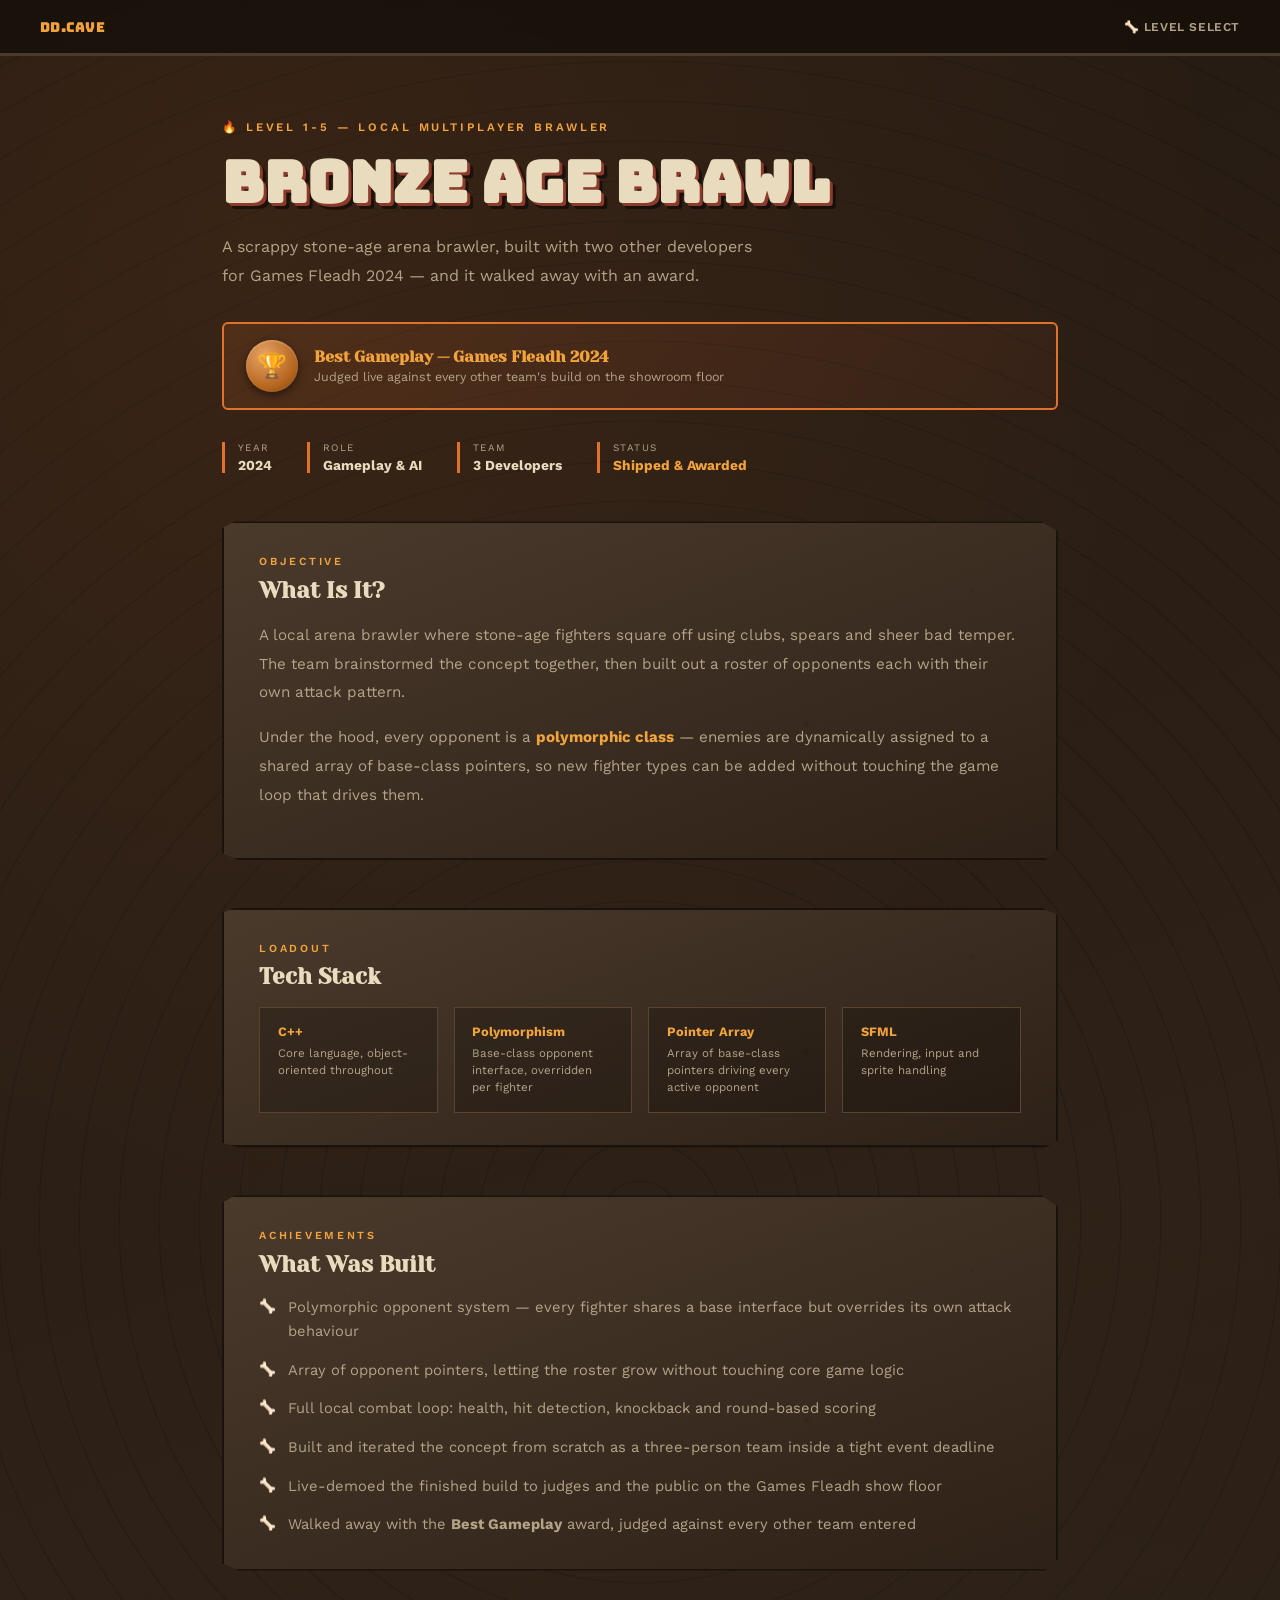
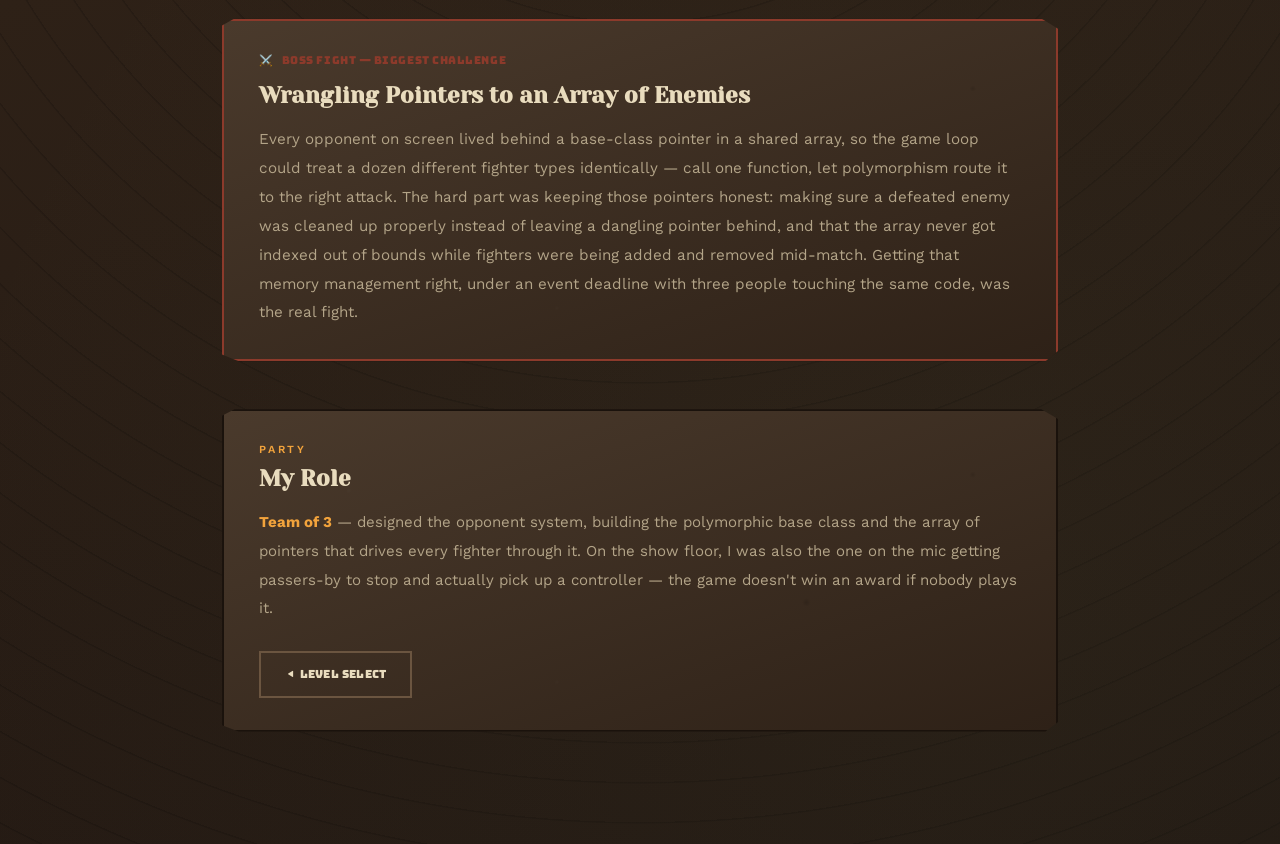
<file: docs/project5.html>
<!DOCTYPE html>
<html lang="en">
<head>
<meta charset="UTF-8"/>
<meta name="viewport" content="width=device-width, initial-scale=1.0"/>
<title>Bronze Age Brawl — Danny Delaney</title>
<link href="https://fonts.googleapis.com/css2?family=Bungee&family=Yeseva+One&family=Work+Sans:wght@400;500;600;700&display=swap" rel="stylesheet"/>
<style>
  :root{
    --cave:#241a12; --cave2:#2e2117; --stone:#4a3a2c; --stone-lt:#6b5540;
    --bone:#e9dcbe; --fire:#e0722c; --fire2:#f2a33c; --moss:#7a8450; --blood:#8c3a2b; --dim:#b3a488;
  }
  *,*::before,*::after{box-sizing:border-box;margin:0;padding:0;}
  html{scroll-behavior:smooth;}
  body{
    font-family:'Work Sans',sans-serif;color:var(--bone);
    background:
      radial-gradient(circle at 20% 10%, rgba(224,114,44,.10), transparent 40%),
      radial-gradient(circle at 80% 90%, rgba(122,132,80,.08), transparent 45%),
      repeating-radial-gradient(circle at 50% 50%, rgba(0,0,0,.15) 0, rgba(0,0,0,.15) 1px, transparent 2px, transparent 40px),
      linear-gradient(160deg,#241a12 0%, #2e2117 55%, #201712 100%);
    overflow-x:hidden;
  }
  a{color:inherit;text-decoration:none;}
  .disp{font-family:'Bungee',sans-serif;}

  nav{
    position:fixed;top:0;left:0;right:0;z-index:100;
    display:flex;justify-content:space-between;align-items:center;
    padding:1.1rem 2.5rem;background:rgba(24,17,11,.9);border-bottom:3px solid var(--stone);
    backdrop-filter:blur(6px);
  }
  .nav-logo{font-family:'Bungee',sans-serif;font-size:.85rem;color:var(--fire2);letter-spacing:.02em;}
  .nav-back{font-size:.75rem;color:var(--dim);letter-spacing:.05em;text-transform:uppercase;font-weight:600;transition:color .15s;}
  .nav-back:hover{color:var(--fire2);}
  .nav-back::before{content:'🦴 ';}

  main{position:relative;z-index:1;max-width:900px;margin:0 auto;padding:7.5rem 2rem 4rem;}

  /* HERO */
  .hero-tag{
    font-size:.72rem;letter-spacing:.25em;text-transform:uppercase;color:var(--fire2);margin-bottom:1.1rem;font-weight:600;
  }
  .hero-tag::before{content:'🔥 ';}
  .hero-title{
    font-family:'Bungee',sans-serif;font-size:clamp(1.8rem,7vw,3.6rem);line-height:1.05;color:var(--bone);
    text-shadow:3px 3px 0 var(--blood), 6px 6px 0 rgba(0,0,0,.5);
  }
  .hero-tagline{font-size:1rem;color:var(--dim);margin-top:1.3rem;max-width:540px;line-height:1.8;}

  .award-strip{
    margin-top:2rem;display:flex;align-items:center;gap:1rem;
    background:linear-gradient(145deg, rgba(224,114,44,.14), rgba(140,58,43,.1));
    border:2px solid var(--fire);border-radius:6px;padding:1rem 1.4rem;
  }
  .medal{
    width:52px;height:52px;border-radius:50%;flex-shrink:0;
    background:radial-gradient(circle at 35% 30%, #e8a466, #b5651d 65%, #7a4413);
    display:flex;align-items:center;justify-content:center;font-size:1.5rem;
    box-shadow:0 3px 8px rgba(0,0,0,.5), inset 0 1px 2px rgba(255,255,255,.3);
  }
  .award-text b{display:block;font-family:'Yeseva One',serif;font-size:1rem;color:var(--fire2);}
  .award-text span{font-size:.78rem;color:var(--dim);}

  .stat-row{display:flex;flex-wrap:wrap;gap:1.5rem 2.2rem;margin-top:2rem;}
  .stat-chip{border-left:3px solid var(--fire);padding-left:.8rem;}
  .stat-label{font-size:.62rem;color:var(--dim);letter-spacing:.15em;text-transform:uppercase;margin-bottom:.25rem;}
  .stat-val{font-family:'Work Sans',sans-serif;font-weight:700;font-size:.86rem;color:var(--bone);}

  /* STONE TABLET PANEL */
  .tablet{
    position:relative;background:linear-gradient(160deg,var(--stone),var(--cave2));
    border:2px solid #1a120c;
    padding:2rem 2.2rem;margin:3rem 0;
    clip-path:polygon(0% 2%, 1.5% 0%, 98% 0%, 100% 3%, 100% 97%, 98.5% 100%, 2% 100%, 0% 98%);
    box-shadow:0 10px 26px rgba(0,0,0,.45);
  }
  .tablet::before{
    content:'';position:absolute;inset:0;pointer-events:none;opacity:.5;
    background-image:radial-gradient(circle at 15% 25%, rgba(255,255,255,.04) 0, transparent 3px),
      radial-gradient(circle at 70% 60%, rgba(0,0,0,.25) 0, transparent 4px),
      radial-gradient(circle at 40% 85%, rgba(255,255,255,.03) 0, transparent 3px),
      radial-gradient(circle at 90% 20%, rgba(0,0,0,.2) 0, transparent 3px);
  }
  .tablet-eyebrow{font-size:.68rem;letter-spacing:.25em;text-transform:uppercase;color:var(--fire2);margin-bottom:.6rem;font-weight:600;}
  .tablet-title{font-family:'Yeseva One',serif;font-size:1.4rem;color:var(--bone);margin-bottom:1.1rem;}
  p.body-text{font-size:.95rem;color:var(--dim);line-height:1.9;margin-bottom:1rem;}
  p.body-text strong{color:var(--fire2);}

  /* LOADOUT */
  .loadout-grid{display:grid;grid-template-columns:repeat(auto-fill,minmax(170px,1fr));gap:1rem;position:relative;z-index:1;}
  .loadout-item{
    background:rgba(0,0,0,.22);border:1px solid #59452f;padding:1rem 1.1rem;
  }
  .loadout-name{font-family:'Work Sans',sans-serif;font-weight:700;font-size:.8rem;color:var(--fire2);margin-bottom:.35rem;}
  .loadout-desc{font-size:.72rem;color:var(--dim);line-height:1.5;}

  /* ACHIEVEMENTS */
  .achv-list{list-style:none;display:flex;flex-direction:column;gap:.9rem;position:relative;z-index:1;}
  .achv-list li{font-size:.92rem;color:var(--dim);line-height:1.65;padding-left:1.8rem;position:relative;}
  .achv-list li::before{content:'🦴';position:absolute;left:0;font-size:.85rem;}

  /* BOSS FIGHT */
  .boss-tablet{border-color:var(--blood);}
  .boss-label{
    font-family:'Bungee',sans-serif;font-size:.68rem;color:var(--blood);letter-spacing:.05em;margin-bottom:1rem;
    display:flex;align-items:center;gap:.5rem;
  }
  .boss-label::before{content:'⚔️';}

  /* CONTRIBUTION */
  .role-line{font-size:.94rem;color:var(--dim);line-height:1.9;position:relative;z-index:1;}
  .role-line strong{color:var(--fire2);}

  /* CTA */
  .cta-row{display:flex;gap:1rem;flex-wrap:wrap;margin-top:1.75rem;position:relative;z-index:1;}
  .cave-btn{
    font-family:'Bungee',sans-serif;font-size:.7rem;letter-spacing:.02em;
    color:var(--cave);background:linear-gradient(180deg,var(--fire2),var(--fire));
    padding:.9rem 1.5rem;border:2px solid #1a120c;
    display:inline-flex;align-items:center;gap:.5rem;
    box-shadow:3px 3px 0 rgba(0,0,0,.4);
  }
  .cave-btn.ghost{background:transparent;color:var(--bone);border-color:var(--stone-lt);box-shadow:none;}

  @media (max-width:640px){
    nav{padding:1rem 1.25rem;}
    main{padding:6rem 1.25rem 3rem;}
    .tablet{padding:1.5rem 1.3rem;margin:2rem 0;}
    .award-strip{flex-direction:column;align-items:flex-start;}
  }
</style>
</head>
<body>

<nav>
  <a href="index.html" class="nav-logo">DD.CAVE</a>
  <a href="index.html" class="nav-back">Level Select</a>
</nav>

<main>

  <p class="hero-tag">Level 1-5 — Local Multiplayer Brawler</p>
  <h1 class="hero-title">Bronze Age Brawl</h1>
  <p class="hero-tagline">A scrappy stone-age arena brawler, built with two other developers for Games Fleadh 2024 — and it walked away with an award.</p>

  <div class="award-strip">
    <div class="medal">🏆</div>
    <div class="award-text">
      <b>Best Gameplay — Games Fleadh 2024</b>
      <span>Judged live against every other team's build on the showroom floor</span>
    </div>
  </div>

  <div class="stat-row">
    <div class="stat-chip"><div class="stat-label">Year</div><div class="stat-val">2024</div></div>
    <div class="stat-chip"><div class="stat-label">Role</div><div class="stat-val">Gameplay & AI</div></div>
    <div class="stat-chip"><div class="stat-label">Team</div><div class="stat-val">3 Developers</div></div>
    <div class="stat-chip"><div class="stat-label">Status</div><div class="stat-val" style="color:var(--fire2);">Shipped & Awarded</div></div>
  </div>

  <div class="tablet">
    <p class="tablet-eyebrow">Objective</p>
    <h2 class="tablet-title">What Is It?</h2>
    <p class="body-text">
      A local arena brawler where stone-age fighters square off using clubs, spears and sheer
      bad temper. The team brainstormed the concept together, then built out a roster of
      opponents each with their own attack pattern.
    </p>
    <p class="body-text">
      Under the hood, every opponent is a <strong>polymorphic class</strong> — enemies are
      dynamically assigned to a shared array of base-class pointers, so new fighter types can
      be added without touching the game loop that drives them.
    </p>
  </div>

  <div class="tablet">
    <p class="tablet-eyebrow">Loadout</p>
    <h2 class="tablet-title">Tech Stack</h2>
    <div class="loadout-grid">
      <div class="loadout-item"><div class="loadout-name">C++</div><div class="loadout-desc">Core language, object-oriented throughout</div></div>
      <div class="loadout-item"><div class="loadout-name">Polymorphism</div><div class="loadout-desc">Base-class opponent interface, overridden per fighter</div></div>
      <div class="loadout-item"><div class="loadout-name">Pointer Array</div><div class="loadout-desc">Array of base-class pointers driving every active opponent</div></div>
      <div class="loadout-item"><div class="loadout-name">SFML</div><div class="loadout-desc">Rendering, input and sprite handling</div></div>
    </div>
  </div>

  <div class="tablet">
    <p class="tablet-eyebrow">Achievements</p>
    <h2 class="tablet-title">What Was Built</h2>
    <ul class="achv-list">
      <li>Polymorphic opponent system — every fighter shares a base interface but overrides its own attack behaviour</li>
      <li>Array of opponent pointers, letting the roster grow without touching core game logic</li>
      <li>Full local combat loop: health, hit detection, knockback and round-based scoring</li>
      <li>Built and iterated the concept from scratch as a three-person team inside a tight event deadline</li>
      <li>Live-demoed the finished build to judges and the public on the Games Fleadh show floor</li>
      <li>Walked away with the <strong>Best Gameplay</strong> award, judged against every other team entered</li>
    </ul>
  </div>

  <div class="tablet boss-tablet">
    <p class="boss-label">BOSS FIGHT — BIGGEST CHALLENGE</p>
    <h2 class="tablet-title">Wrangling Pointers to an Array of Enemies</h2>
    <p class="body-text" style="margin-bottom:0;">
      Every opponent on screen lived behind a base-class pointer in a shared array, so the
      game loop could treat a dozen different fighter types identically — call one function,
      let polymorphism route it to the right attack. The hard part was keeping those pointers
      honest: making sure a defeated enemy was cleaned up properly instead of leaving a
      dangling pointer behind, and that the array never got indexed out of bounds while
      fighters were being added and removed mid-match. Getting that memory management right,
      under an event deadline with three people touching the same code, was the real fight.
    </p>
  </div>

  <div class="tablet">
    <p class="tablet-eyebrow">Party</p>
    <h2 class="tablet-title">My Role</h2>
    <p class="role-line">
      <strong>Team of 3</strong> — designed the opponent system, building the polymorphic
      base class and the array of pointers that drives every fighter through it. On the show
      floor, I was also the one on the mic getting passers-by to stop and actually pick up a
      controller — the game doesn't win an award if nobody plays it.
    </p>
    <div class="cta-row">
      <a href="index.html" class="cave-btn ghost">◀ Level Select</a>
    </div>
  </div>

</main>

</body>
</html>
</file>
